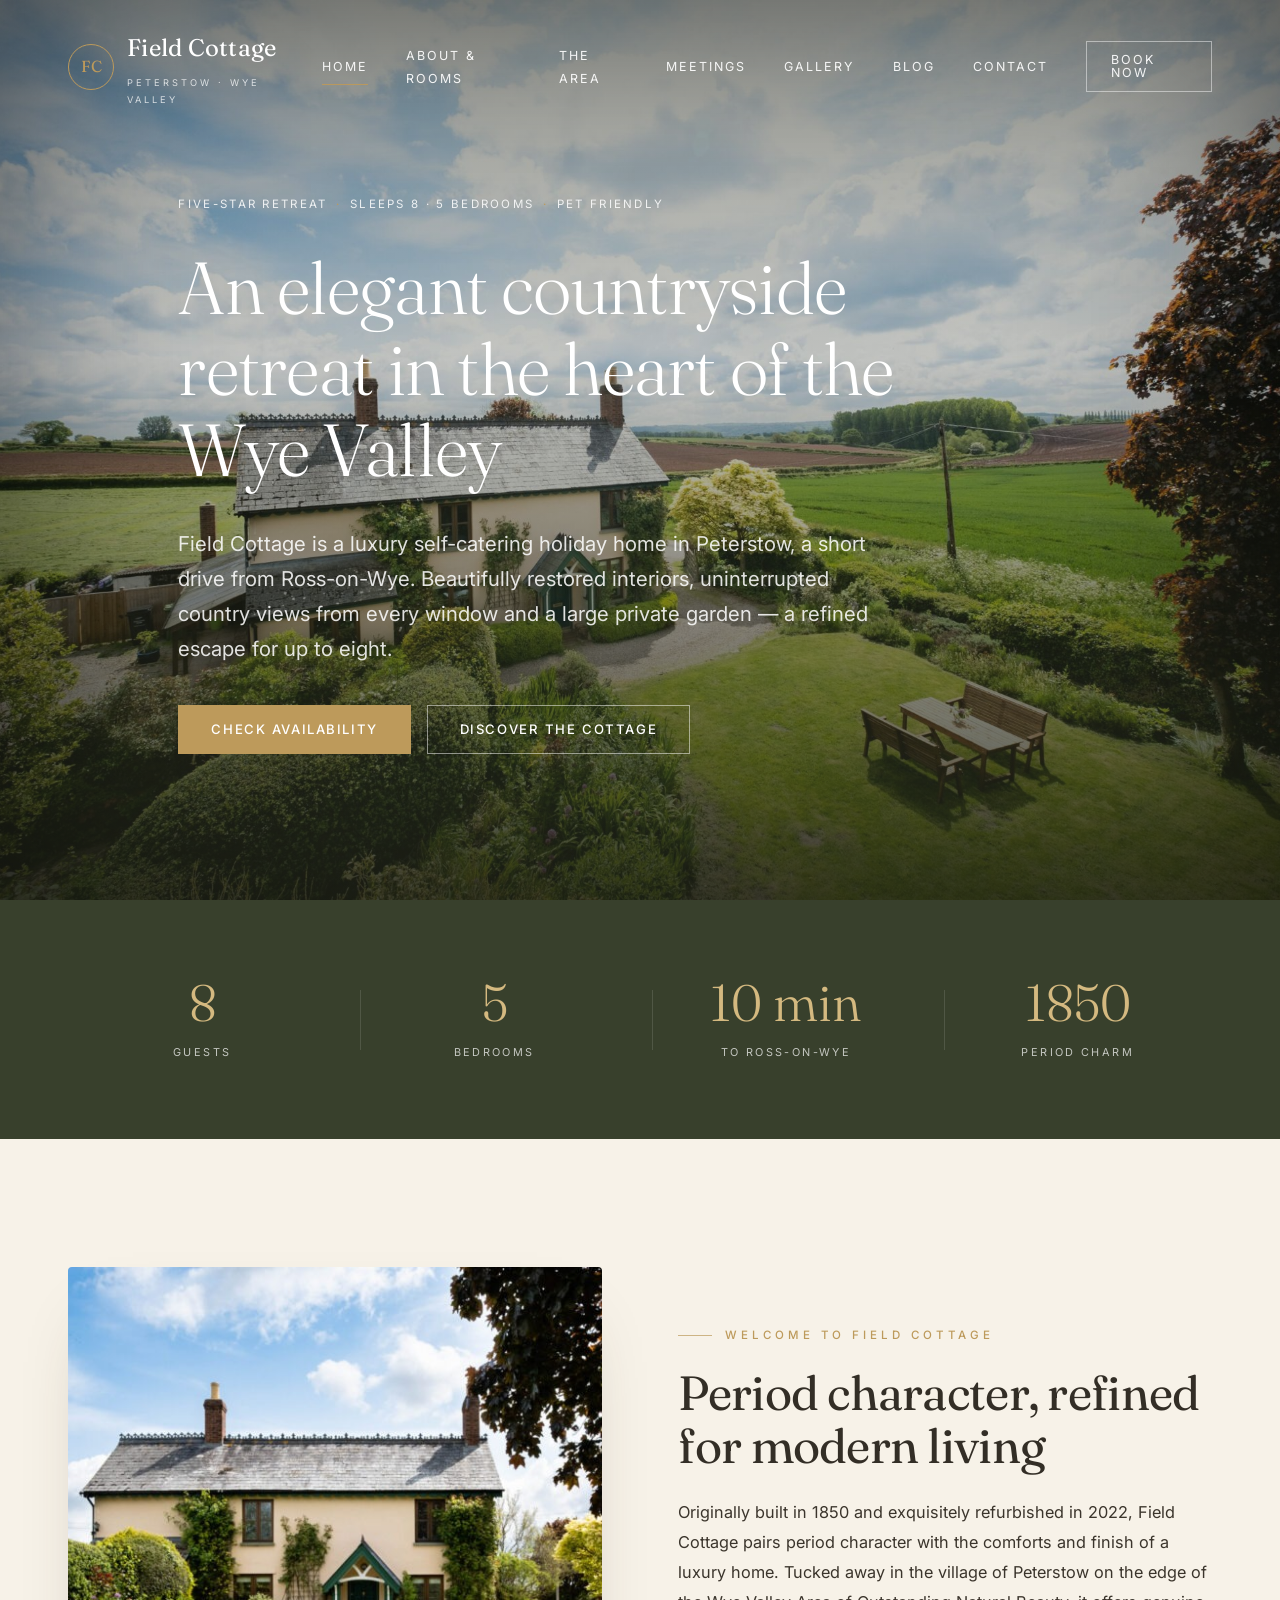
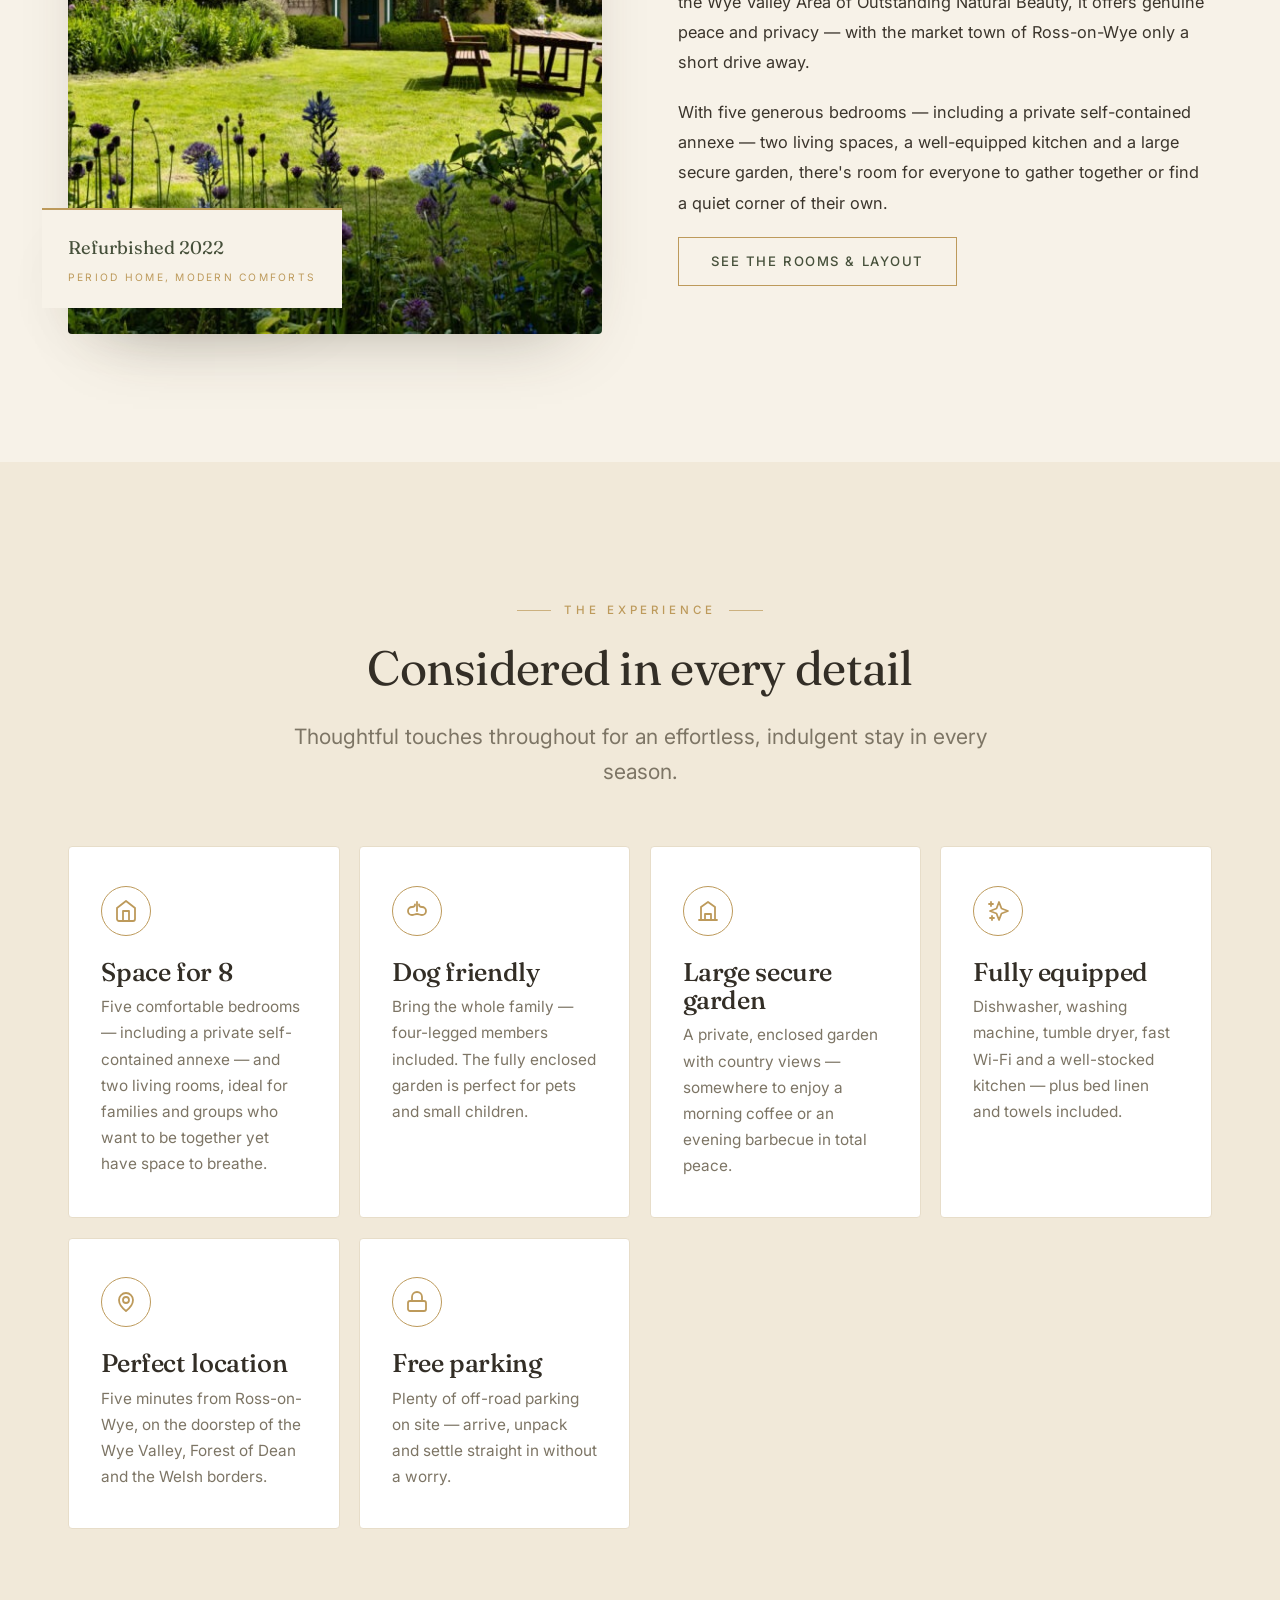
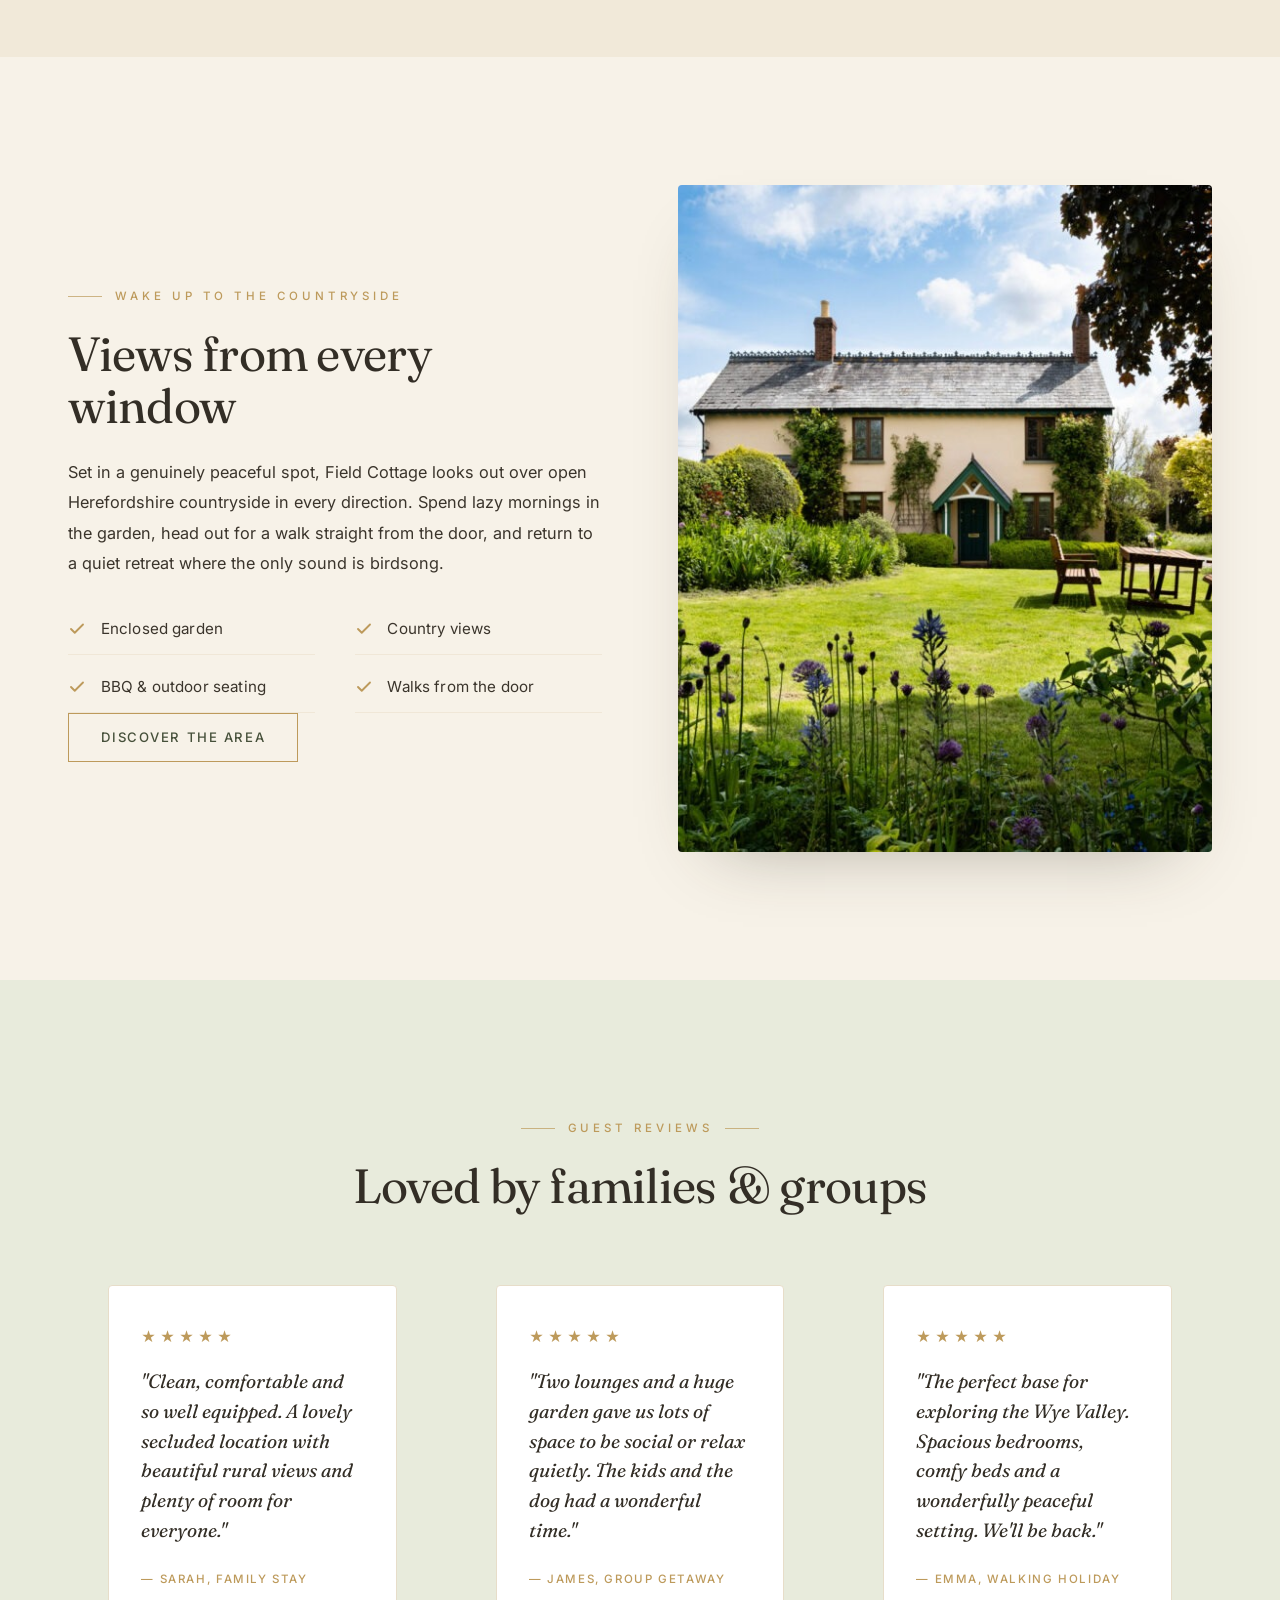
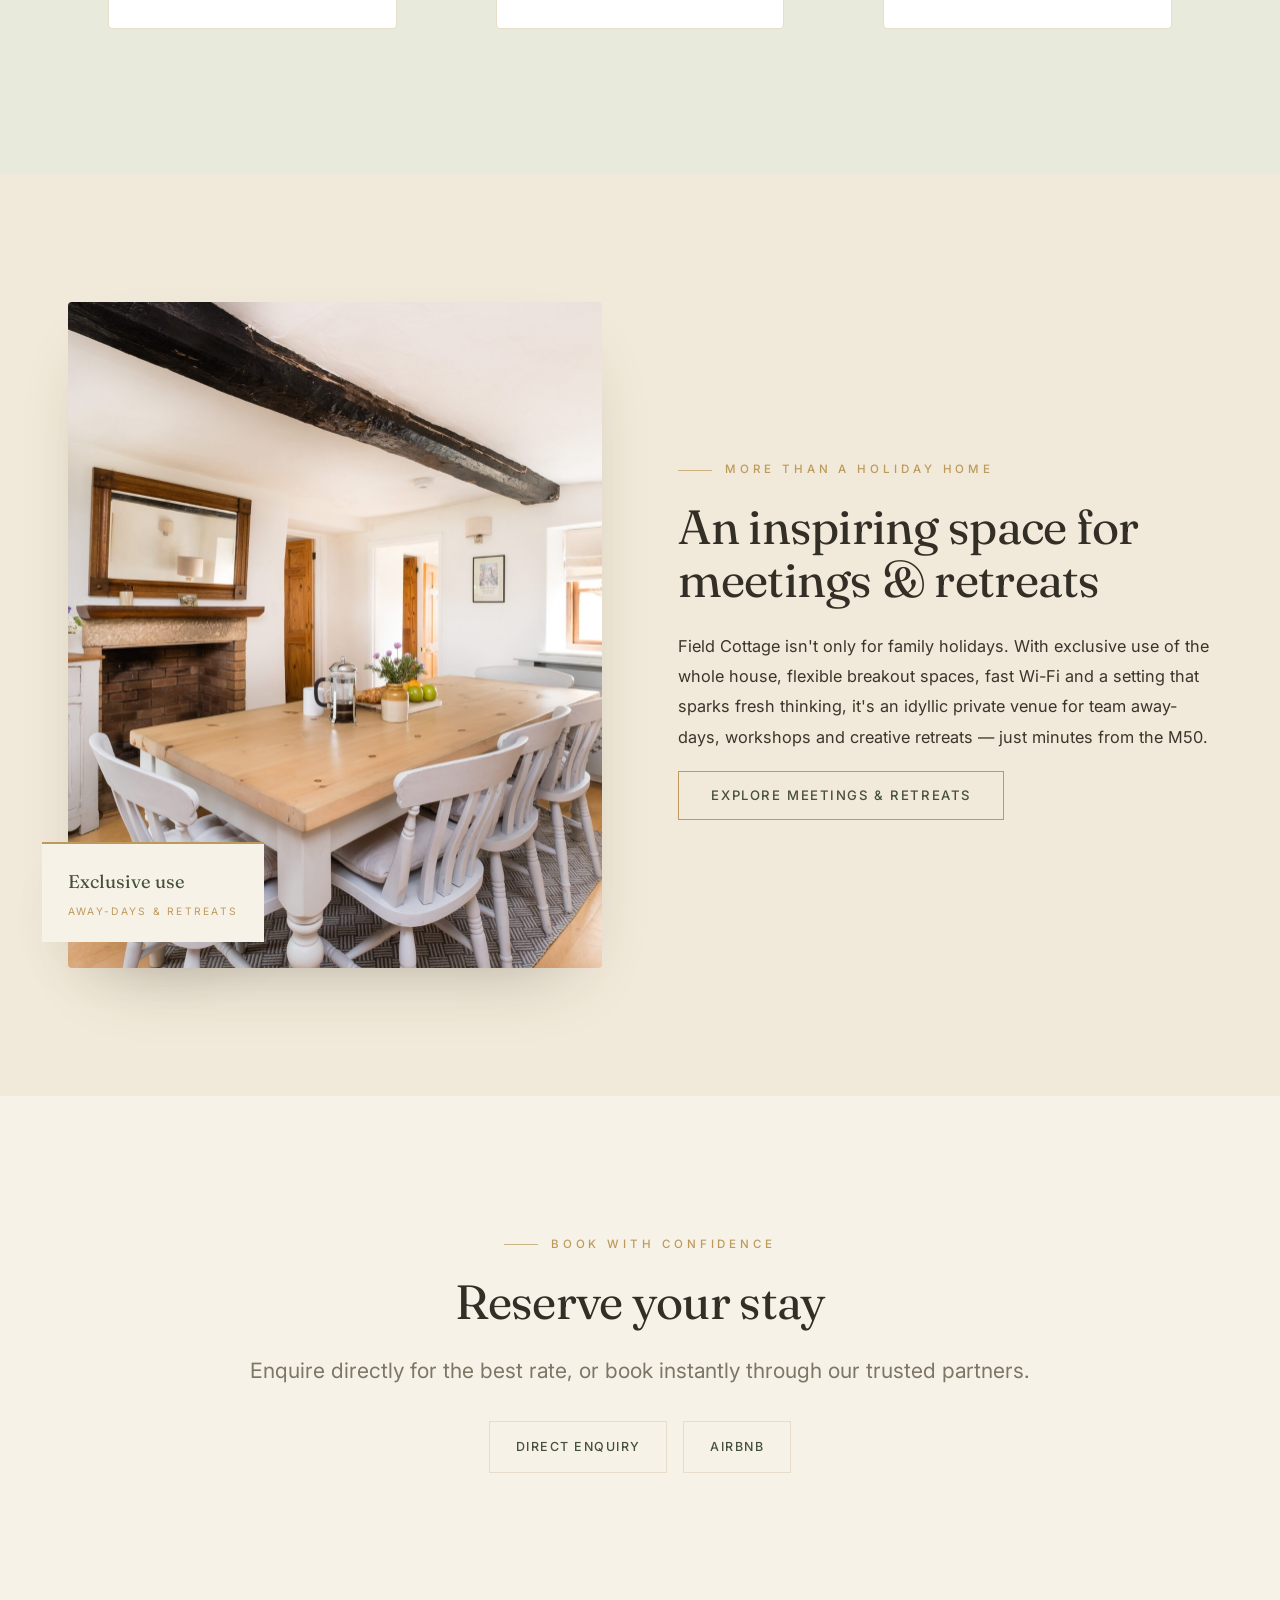
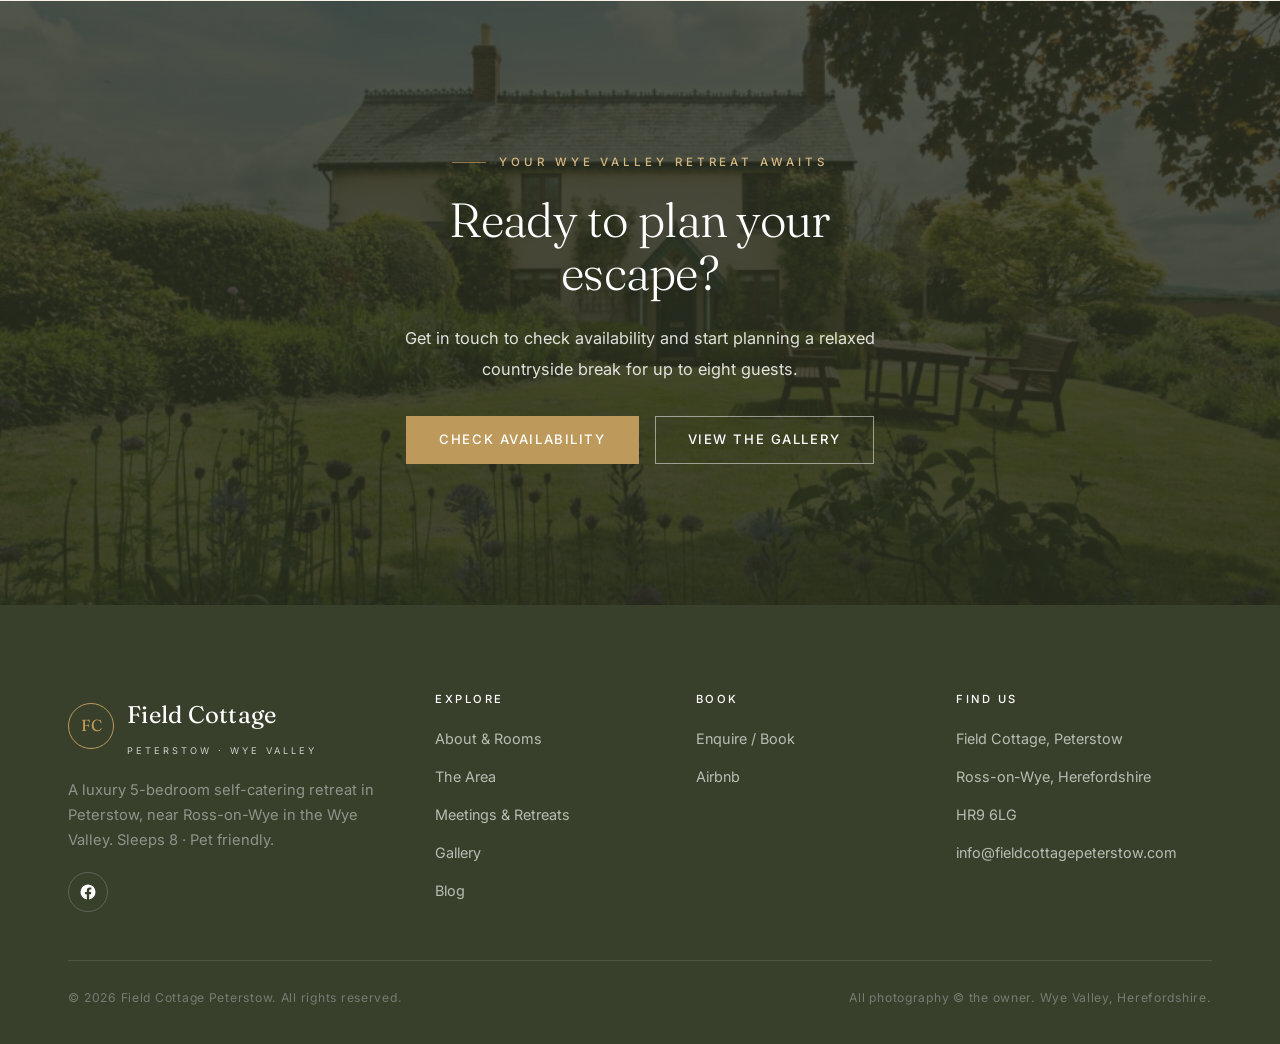
<file: index.html>
<!DOCTYPE html>
<html lang="en-GB">
<head>
  <meta charset="UTF-8">
  <meta name="viewport" content="width=device-width, initial-scale=1.0">
  <title>Field Cottage Peterstow | Luxury Wye Valley Holiday Cottage, Sleeps 8</title>
  <meta name="description" content="Field Cottage is a luxury 5-bedroom self-catering holiday home in Peterstow, near Ross-on-Wye in the Wye Valley, Herefordshire. Sleeps 8, pet friendly, beautifully refurbished, with a large private garden and uninterrupted country views. Book your stay.">
  <link rel="canonical" href="https://www.fieldcottagepeterstow.com/">
  <meta name="robots" content="index, follow, max-image-preview:large">
  <meta name="theme-color" content="#38402c">
  <meta name="geo.region" content="GB-HEF">
  <meta name="geo.placename" content="Peterstow, Ross-on-Wye">
  <meta name="geo.position" content="51.9116;-2.6336">
  <meta name="ICBM" content="51.9116, -2.6336">

  <!-- Open Graph -->
  <meta property="og:type" content="website">
  <meta property="og:site_name" content="Field Cottage Peterstow">
  <meta property="og:title" content="Field Cottage Peterstow | Luxury Wye Valley Holiday Cottage, Sleeps 8">
  <meta property="og:description" content="A luxury 5-bedroom self-catering retreat near Ross-on-Wye. Sleeps 8, pet friendly, large private garden and uninterrupted country views.">
  <meta property="og:url" content="https://www.fieldcottagepeterstow.com/">
  <meta property="og:image" content="https://www.fieldcottagepeterstow.com/assets/images/og-image.png">
  <meta property="og:locale" content="en_GB">
  <meta name="twitter:card" content="summary_large_image">
  <meta name="twitter:title" content="Field Cottage Peterstow | Luxury Wye Valley Holiday Cottage, Sleeps 8">
  <meta name="twitter:description" content="A luxury 5-bedroom self-catering retreat near Ross-on-Wye. Sleeps 8, pet friendly.">
  <meta name="twitter:image" content="https://www.fieldcottagepeterstow.com/assets/images/og-image.png">

  <link rel="icon" href="./favicon.svg" type="image/svg+xml">
  <link rel="apple-touch-icon" href="./assets/images/og-image.png?v=2">
  <link rel="manifest" href="./site.webmanifest">

  <!-- fonts -->
  <link rel="preconnect" href="https://fonts.googleapis.com">
  <link rel="preconnect" href="https://fonts.gstatic.com" crossorigin>
  <link href="https://fonts.googleapis.com/css2?family=Fraunces:ital,opsz,wght@0,9..144,300;0,9..144,400;0,9..144,500;0,9..144,600;1,9..144,400&family=Inter:wght@300;400;500;600&display=swap" rel="stylesheet">
  <link rel="stylesheet" href="./assets/css/styles.css?v=2">

  <!-- Structured data: lodging business -->
  <script type="application/ld+json">
  {
    "@context": "https://schema.org",
    "@type": ["LodgingBusiness", "VacationRental"],
    "name": "Field Cottage Peterstow",
    "description": "A luxury 5-bedroom self-catering holiday home in Peterstow near Ross-on-Wye, in the Wye Valley, Herefordshire. Sleeps 8, pet friendly, with a large private garden and uninterrupted country views.",
    "url": "https://www.fieldcottagepeterstow.com/",
    "image": "https://www.fieldcottagepeterstow.com/assets/images/og-image.png",
    "telephone": "",
    "email": "info@fieldcottagepeterstow.com",
    "petsAllowed": true,
    "numberOfRooms": 5,
    "address": {
      "@type": "PostalAddress",
      "streetAddress": "Field Cottage, Peterstow",
      "addressLocality": "Ross-on-Wye",
      "addressRegion": "Herefordshire",
      "postalCode": "HR9 6LG",
      "addressCountry": "GB"
    },
    "geo": { "@type": "GeoCoordinates", "latitude": 51.9116, "longitude": -2.6336 },
    "amenityFeature": [
      { "@type": "LocationFeatureSpecification", "name": "Free Wi-Fi", "value": true },
      { "@type": "LocationFeatureSpecification", "name": "Pet friendly", "value": true },
      { "@type": "LocationFeatureSpecification", "name": "Large private garden", "value": true },
      { "@type": "LocationFeatureSpecification", "name": "Free parking", "value": true },
      { "@type": "LocationFeatureSpecification", "name": "Fully equipped kitchen", "value": true },
      { "@type": "LocationFeatureSpecification", "name": "Self-contained annexe", "value": true }
    ],
    "occupancy": { "@type": "QuantitativeValue", "maxValue": 8 }
  }
  </script>
</head>
<body>
  <header class="site-header">
    <div class="container">
      <a class="brand" href="./" aria-label="Field Cottage home">
        <span class="mark">FC</span>
        <span>Field Cottage<small>Peterstow · Wye Valley</small></span>
      </a>
      <nav class="nav" aria-label="Primary">
        <a href="./" aria-current="page">Home</a>
        <a href="./about.html">About &amp; Rooms</a>
        <a href="./area.html">The Area</a>
        <a href="./meetings.html">Meetings</a>
        <a href="./gallery.html">Gallery</a>
        <a href="./blog.html">Blog</a>
        <a href="./contact.html">Contact</a>
        <a class="btn btn-ghost nav-cta" href="./contact.html">Book Now</a>
      </nav>
      <button class="nav-toggle" aria-label="Menu" aria-expanded="false" aria-controls="primary-nav">
        <span></span><span></span><span></span>
      </button>
    </div>
  </header>

  <main>
    <!-- HERO -->
    <section class="hero">
      <div class="container">
        <div class="hero-badges">
          <span class="pill">Five-star retreat</span>
          <span class="pill">Sleeps 8 · 5 bedrooms</span>
          <span class="pill">Pet friendly</span>
        </div>
        <h1>An elegant countryside retreat in the heart of the Wye Valley</h1>
        <p class="lead">Field Cottage is a luxury self-catering holiday home in Peterstow, a short drive from Ross-on-Wye. Beautifully restored interiors, uninterrupted country views from every window and a large private garden — a refined escape for up to eight.</p>
        <div class="hero-actions">
          <a class="btn btn-primary" href="./contact.html">Check availability</a>
          <a class="btn btn-ghost" href="./about.html">Discover the cottage</a>
        </div>
      </div>
    </section>

    <!-- STATS -->
    <section class="stats">
      <div class="container">
        <div class="grid">
          <div class="stat reveal"><div class="num">8</div><div class="label">Guests</div></div>
          <div class="stat reveal"><div class="num">5</div><div class="label">Bedrooms</div></div>
          <div class="stat reveal"><div class="num">10 min</div><div class="label">To Ross-on-Wye</div></div>
          <div class="stat reveal"><div class="num">1850</div><div class="label">Period charm</div></div>
        </div>
      </div>
    </section>

    <!-- INTRO SPLIT -->
    <section>
      <div class="container">
        <div class="split">
          <div class="split-media reveal">
            <img src="./assets/images/cottage-exterior.png?v=2" alt="The stone exterior of Field Cottage, a period country house in Peterstow, Herefordshire" width="1200" height="800" loading="lazy">
            <div class="float-card">Refurbished 2022<span>Period home, modern comforts</span></div>
          </div>
          <div class="reveal">
            <span class="eyebrow">Welcome to Field Cottage</span>
            <h2>Period character, refined for modern living</h2>
            <p>Originally built in 1850 and exquisitely refurbished in 2022, Field Cottage pairs period character with the comforts and finish of a luxury home. Tucked away in the village of Peterstow on the edge of the Wye Valley Area of Outstanding Natural Beauty, it offers genuine peace and privacy — with the market town of Ross-on-Wye only a short drive away.</p>
            <p>With five generous bedrooms — including a private self-contained annexe — two living spaces, a well-equipped kitchen and a large secure garden, there's room for everyone to gather together or find a quiet corner of their own.</p>
            <a class="btn btn-outline" href="./about.html">See the rooms &amp; layout</a>
          </div>
        </div>
      </div>
    </section>

    <!-- FEATURES -->
    <section class="bg-cream2">
      <div class="container">
        <div class="section-head text-center reveal">
          <span class="eyebrow">The experience</span>
          <h2>Considered in every detail</h2>
          <p class="lead">Thoughtful touches throughout for an effortless, indulgent stay in every season.</p>
        </div>
        <div class="cards">
          <div class="card reveal">
            <div class="ico" aria-hidden="true">
              <svg width="24" height="24" viewBox="0 0 24 24" fill="none" stroke="currentColor" stroke-width="1.8" stroke-linecap="round" stroke-linejoin="round"><path d="M3 9l9-7 9 7v11a2 2 0 0 1-2 2H5a2 2 0 0 1-2-2z"/><path d="M9 22V12h6v10"/></svg>
            </div>
            <h3>Space for 8</h3>
            <p>Five comfortable bedrooms — including a private self-contained annexe — and two living rooms, ideal for families and groups who want to be together yet have space to breathe.</p>
          </div>
          <div class="card reveal">
            <div class="ico" aria-hidden="true">
              <svg width="24" height="24" viewBox="0 0 24 24" fill="none" stroke="currentColor" stroke-width="1.8" stroke-linecap="round" stroke-linejoin="round"><path d="M10 5.5C10 7 8.5 8 7 8a4 4 0 1 0 0 8c2 0 3-1 5-1s3 1 5 1a4 4 0 0 0 0-8c-1.5 0-3-1-3-2.5"/><path d="M12 3v9"/></svg>
            </div>
            <h3>Dog friendly</h3>
            <p>Bring the whole family — four-legged members included. The fully enclosed garden is perfect for pets and small children.</p>
          </div>
          <div class="card reveal">
            <div class="ico" aria-hidden="true">
              <svg width="24" height="24" viewBox="0 0 24 24" fill="none" stroke="currentColor" stroke-width="1.8" stroke-linecap="round" stroke-linejoin="round"><path d="M3 21h18"/><path d="M5 21V8l7-5 7 5v13"/><path d="M9 21v-6h6v6"/></svg>
            </div>
            <h3>Large secure garden</h3>
            <p>A private, enclosed garden with country views — somewhere to enjoy a morning coffee or an evening barbecue in total peace.</p>
          </div>
          <div class="card reveal">
            <div class="ico" aria-hidden="true">
              <svg width="24" height="24" viewBox="0 0 24 24" fill="none" stroke="currentColor" stroke-width="1.8" stroke-linecap="round" stroke-linejoin="round"><path d="M5 3v4M3 5h4M6 17v4M4 19h4"/><path d="M13 3l2.5 6.5L22 12l-6.5 2.5L13 21l-2.5-6.5L4 12l6.5-2.5z"/></svg>
            </div>
            <h3>Fully equipped</h3>
            <p>Dishwasher, washing machine, tumble dryer, fast Wi-Fi and a well-stocked kitchen — plus bed linen and towels included.</p>
          </div>
          <div class="card reveal">
            <div class="ico" aria-hidden="true">
              <svg width="24" height="24" viewBox="0 0 24 24" fill="none" stroke="currentColor" stroke-width="1.8" stroke-linecap="round" stroke-linejoin="round"><circle cx="12" cy="10" r="3"/><path d="M12 21s-7-5.5-7-11a7 7 0 0 1 14 0c0 5.5-7 11-7 11z"/></svg>
            </div>
            <h3>Perfect location</h3>
            <p>Five minutes from Ross-on-Wye, on the doorstep of the Wye Valley, Forest of Dean and the Welsh borders.</p>
          </div>
          <div class="card reveal">
            <div class="ico" aria-hidden="true">
              <svg width="24" height="24" viewBox="0 0 24 24" fill="none" stroke="currentColor" stroke-width="1.8" stroke-linecap="round" stroke-linejoin="round"><rect x="3" y="11" width="18" height="10" rx="2"/><path d="M7 11V7a5 5 0 0 1 10 0v4"/></svg>
            </div>
            <h3>Free parking</h3>
            <p>Plenty of off-road parking on site — arrive, unpack and settle straight in without a worry.</p>
          </div>
        </div>
      </div>
    </section>

    <!-- GARDEN SPLIT -->
    <section>
      <div class="container">
        <div class="split reverse">
          <div class="split-media reveal">
            <img src="./assets/images/garden.png?v=2" alt="The large secure garden at Field Cottage with open countryside views" width="1200" height="800" loading="lazy">
          </div>
          <div class="reveal">
            <span class="eyebrow">Wake up to the countryside</span>
            <h2>Views from every window</h2>
            <p>Set in a genuinely peaceful spot, Field Cottage looks out over open Herefordshire countryside in every direction. Spend lazy mornings in the garden, head out for a walk straight from the door, and return to a quiet retreat where the only sound is birdsong.</p>
            <ul class="amenities">
              <li><svg width="18" height="18" viewBox="0 0 24 24" fill="none" stroke="currentColor" stroke-width="2.5" stroke-linecap="round" stroke-linejoin="round"><path d="M20 6 9 17l-5-5"/></svg> Enclosed garden</li>
              <li><svg width="18" height="18" viewBox="0 0 24 24" fill="none" stroke="currentColor" stroke-width="2.5" stroke-linecap="round" stroke-linejoin="round"><path d="M20 6 9 17l-5-5"/></svg> Country views</li>
              <li><svg width="18" height="18" viewBox="0 0 24 24" fill="none" stroke="currentColor" stroke-width="2.5" stroke-linecap="round" stroke-linejoin="round"><path d="M20 6 9 17l-5-5"/></svg> BBQ &amp; outdoor seating</li>
              <li><svg width="18" height="18" viewBox="0 0 24 24" fill="none" stroke="currentColor" stroke-width="2.5" stroke-linecap="round" stroke-linejoin="round"><path d="M20 6 9 17l-5-5"/></svg> Walks from the door</li>
            </ul>
            <a class="btn btn-outline" href="./area.html">Discover the area</a>
          </div>
        </div>
      </div>
    </section>

    <!-- TESTIMONIALS -->
    <section class="bg-sage">
      <div class="container">
        <div class="section-head text-center reveal">
          <span class="eyebrow">Guest reviews</span>
          <h2>Loved by families &amp; groups</h2>
        </div>
        <div class="quotes">
          <figure class="quote reveal">
            <div class="stars" aria-label="5 out of 5 stars">★★★★★</div>
            <p>"Clean, comfortable and so well equipped. A lovely secluded location with beautiful rural views and plenty of room for everyone."</p>
            <figcaption class="who">— Sarah, family stay</figcaption>
          </figure>
          <figure class="quote reveal">
            <div class="stars" aria-label="5 out of 5 stars">★★★★★</div>
            <p>"Two lounges and a huge garden gave us lots of space to be social or relax quietly. The kids and the dog had a wonderful time."</p>
            <figcaption class="who">— James, group getaway</figcaption>
          </figure>
          <figure class="quote reveal">
            <div class="stars" aria-label="5 out of 5 stars">★★★★★</div>
            <p>"The perfect base for exploring the Wye Valley. Spacious bedrooms, comfy beds and a wonderfully peaceful setting. We'll be back."</p>
            <figcaption class="who">— Emma, walking holiday</figcaption>
          </figure>
        </div>
      </div>
    </section>

    <!-- MEETINGS TEASER -->
    <section class="bg-cream2">
      <div class="container">
        <div class="split">
          <div class="split-media reveal">
            <img src="./assets/images/meeting-room.png?v=2" alt="The dining room at Field Cottage arranged for a private meeting" width="1200" height="800" loading="lazy">
            <div class="float-card">Exclusive use<span>Away-days &amp; retreats</span></div>
          </div>
          <div class="reveal">
            <span class="eyebrow">More than a holiday home</span>
            <h2>An inspiring space for meetings &amp; retreats</h2>
            <p>Field Cottage isn't only for family holidays. With exclusive use of the whole house, flexible breakout spaces, fast Wi-Fi and a setting that sparks fresh thinking, it's an idyllic private venue for team away-days, workshops and creative retreats — just minutes from the M50.</p>
            <a class="btn btn-outline" href="./meetings.html">Explore meetings &amp; retreats</a>
          </div>
        </div>
      </div>
    </section>

    <!-- BOOKING PARTNERS -->
    <section class="text-center">
      <div class="container">
        <span class="eyebrow reveal">Book with confidence</span>
        <h2 class="reveal">Reserve your stay</h2>
        <p class="lead reveal" style="max-width:60ch;margin:0 auto 2rem;">Enquire directly for the best rate, or book instantly through our trusted partners.</p>
        <div class="partners reveal">
          <a class="partner" href="./contact.html">Direct enquiry</a>
          <a class="partner" href="https://www.airbnb.com/rooms/605326398326075250" target="_blank" rel="noopener">Airbnb</a>
        </div>
      </div>
    </section>

    <!-- CTA -->
    <section class="cta-band">
      <div class="container">
        <span class="eyebrow reveal" style="color:var(--gold-soft)">Your Wye Valley retreat awaits</span>
        <h2 class="reveal">Ready to plan your escape?</h2>
        <p class="reveal">Get in touch to check availability and start planning a relaxed countryside break for up to eight guests.</p>
        <div class="cta-actions reveal">
          <a class="btn btn-primary" href="./contact.html">Check availability</a>
          <a class="btn btn-ghost" href="./gallery.html">View the gallery</a>
        </div>
      </div>
    </section>
  </main>

  <!-- FOOTER -->
  <footer class="site-footer">
    <div class="container">
      <div class="footer-grid">
        <div class="footer-brand">
          <a class="brand" href="./"><span class="mark">FC</span><span>Field Cottage<small>Peterstow · Wye Valley</small></span></a>
          <p>A luxury 5-bedroom self-catering retreat in Peterstow, near Ross-on-Wye in the Wye Valley. Sleeps 8 · Pet friendly.</p>
          <div class="socials">
            <a href="https://www.facebook.com/fieldcottagehol/" target="_blank" rel="noopener" aria-label="Facebook">
              <svg width="18" height="18" viewBox="0 0 24 24" fill="currentColor"><path d="M22 12a10 10 0 1 0-11.6 9.9v-7H7.9V12h2.5V9.8c0-2.5 1.5-3.9 3.8-3.9 1.1 0 2.2.2 2.2.2v2.5h-1.2c-1.2 0-1.6.8-1.6 1.6V12h2.7l-.4 2.9h-2.3v7A10 10 0 0 0 22 12z"/></svg>
            </a>
          </div>
        </div>
        <div>
          <h4>Explore</h4>
          <ul>
            <li><a href="./about.html">About &amp; Rooms</a></li>
            <li><a href="./area.html">The Area</a></li><li><a href="./meetings.html">Meetings &amp; Retreats</a></li>
            <li><a href="./gallery.html">Gallery</a></li>
            <li><a href="./blog.html">Blog</a></li>
          </ul>
        </div>
        <div>
          <h4>Book</h4>
          <ul>
            <li><a href="./contact.html">Enquire / Book</a></li>
            <li><a href="https://www.airbnb.com/rooms/605326398326075250" target="_blank" rel="noopener">Airbnb</a></li>
          </ul>
        </div>
        <div>
          <h4>Find us</h4>
          <ul>
            <li>Field Cottage, Peterstow</li>
            <li>Ross-on-Wye, Herefordshire</li>
            <li>HR9 6LG</li>
            <li><a href="mailto:info@fieldcottagepeterstow.com">info@fieldcottagepeterstow.com</a></li>
          </ul>
        </div>
      </div>
      <div class="footer-bottom">
        <span>&copy; <span data-year>2026</span> Field Cottage Peterstow. All rights reserved.</span>
        <span>All photography © the owner. Wye Valley, Herefordshire.</span>
      </div>
    </div>
  </footer>

  <script src="./assets/js/main.js?v=2" defer></script>
</body>
</html>
</file>
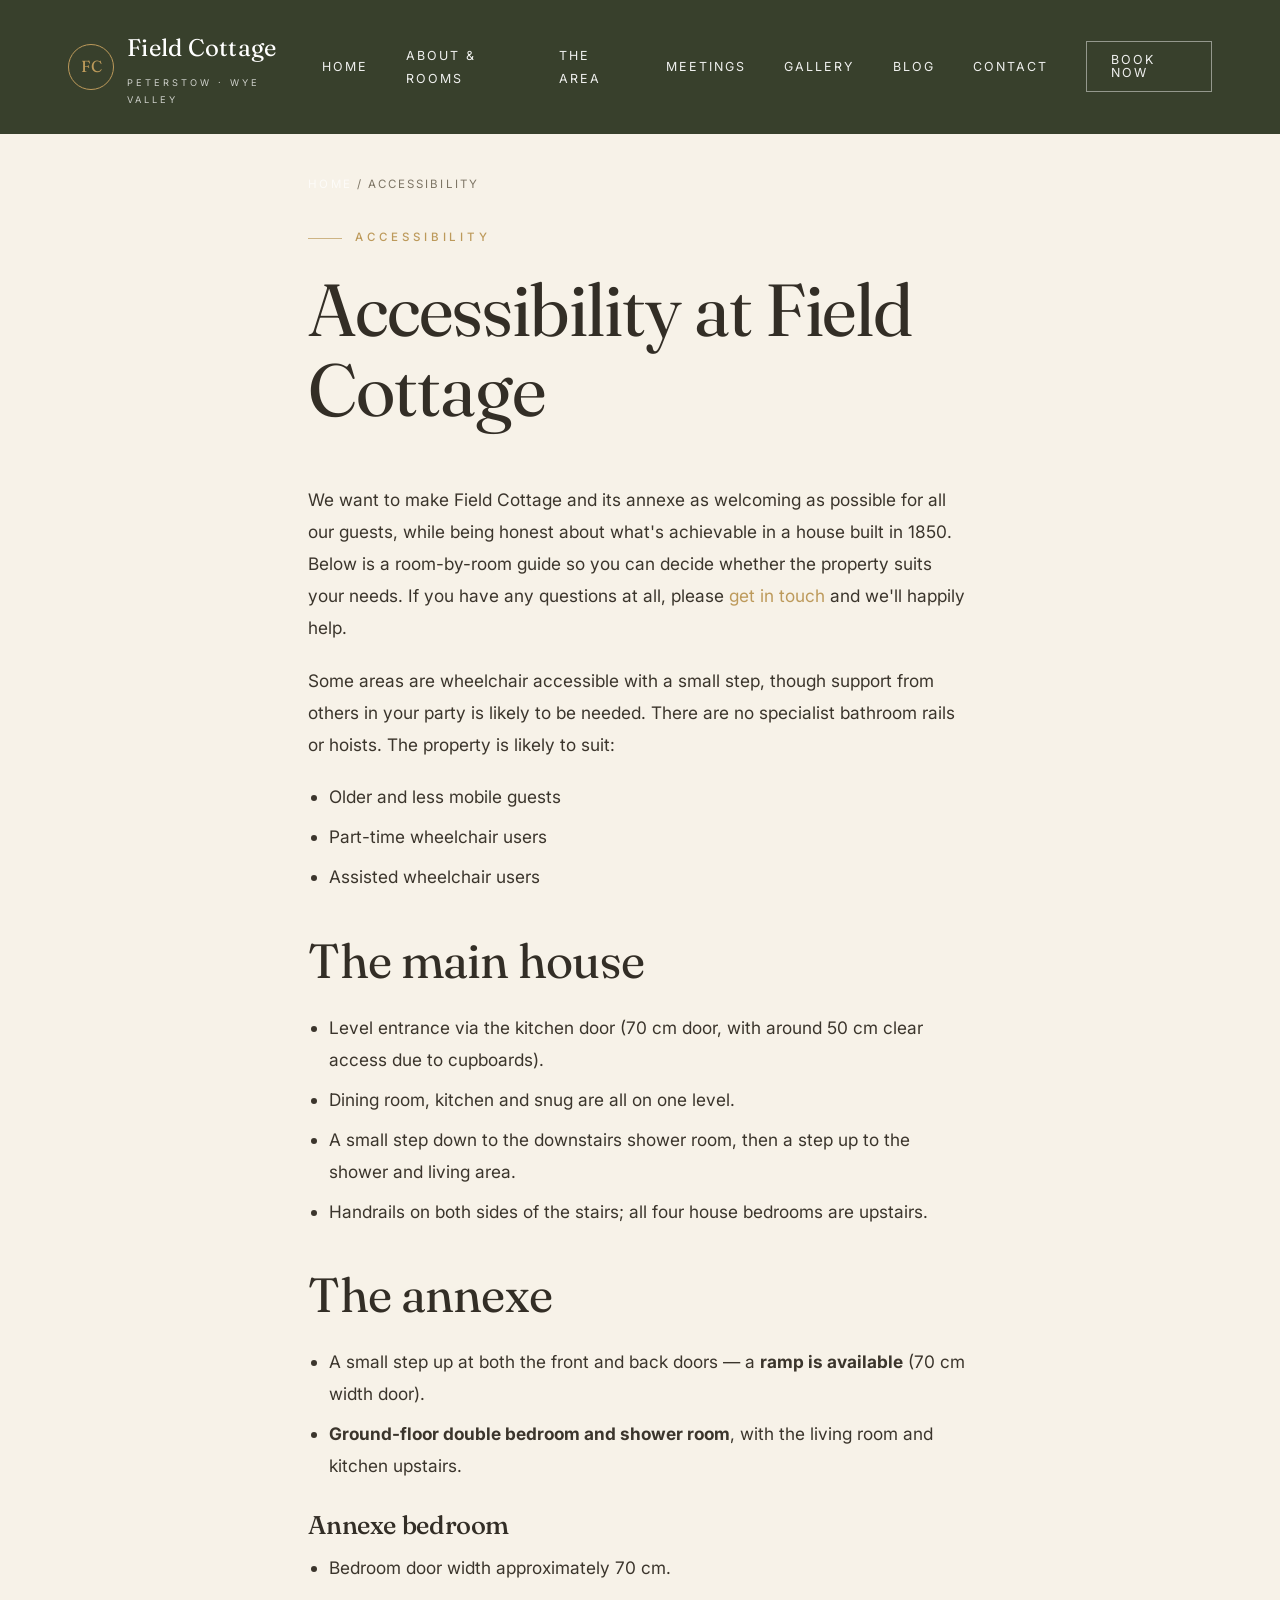
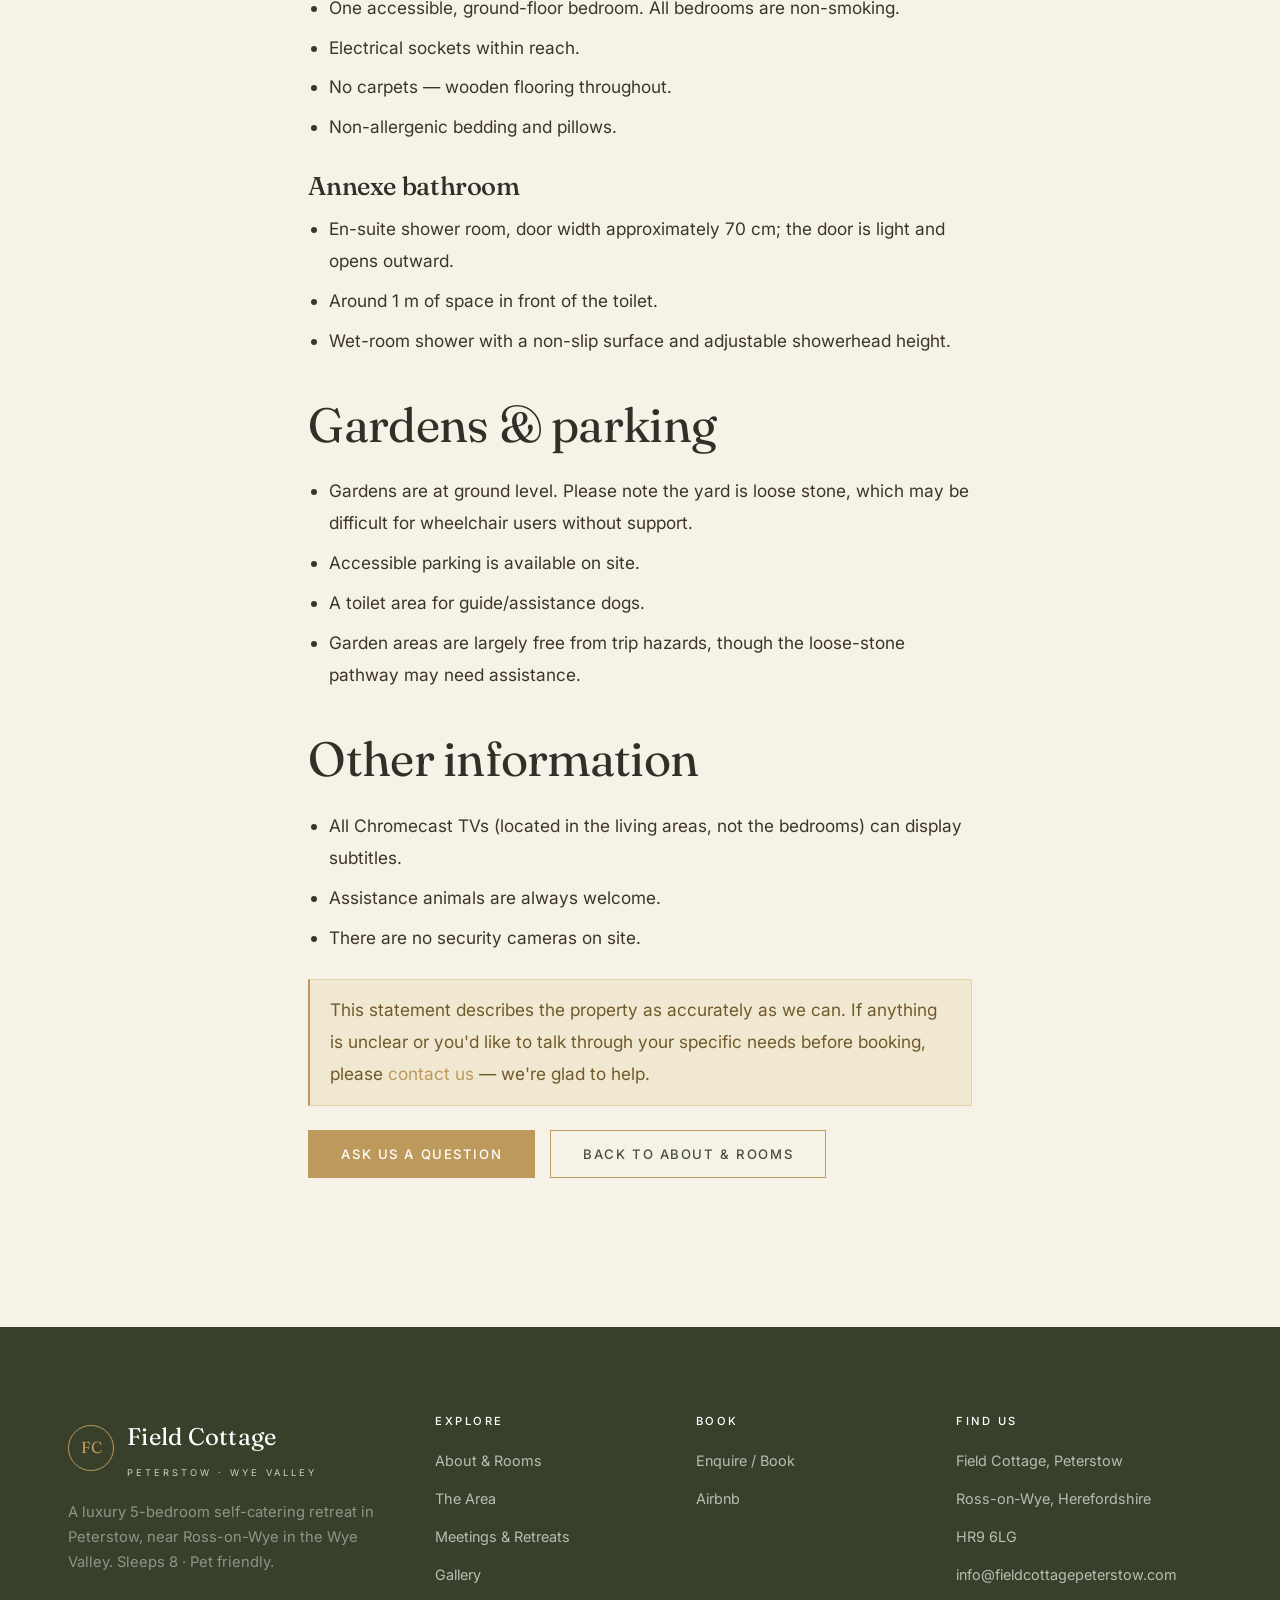
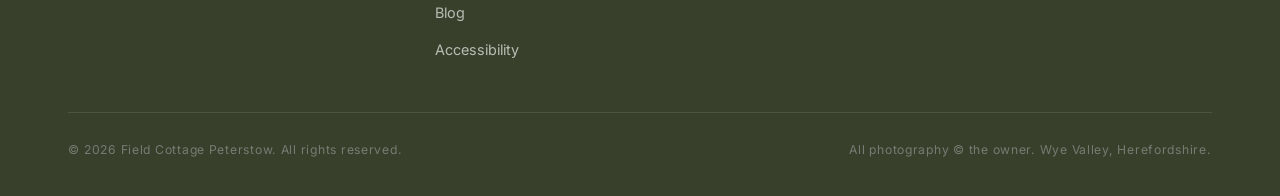
<file: accessibility.html>
<!DOCTYPE html>
<html lang="en-GB">
<head>
  <meta charset="UTF-8">
  <meta name="viewport" content="width=device-width, initial-scale=1.0">
  <title>Accessibility | Field Cottage Peterstow, Wye Valley</title>
  <meta name="description" content="Accessibility statement for Field Cottage and annexe near Ross-on-Wye. Step-free annexe double bedroom and wet-room shower, level entrances, handrails, parking and full room-by-room access details.">
  <link rel="canonical" href="https://www.fieldcottagepeterstow.com/accessibility.html">
  <meta name="robots" content="index, follow, max-image-preview:large">
  <meta name="theme-color" content="#38402c">
  <meta property="og:type" content="website">
  <meta property="og:site_name" content="Field Cottage Peterstow">
  <meta property="og:title" content="Accessibility | Field Cottage Peterstow">
  <meta property="og:description" content="Room-by-room accessibility details for Field Cottage and its self-contained annexe near Ross-on-Wye.">
  <meta property="og:url" content="https://www.fieldcottagepeterstow.com/accessibility.html">
  <meta property="og:image" content="https://www.fieldcottagepeterstow.com/assets/images/og-image.png">
  <meta name="twitter:card" content="summary_large_image">
  <link rel="icon" href="./favicon.svg" type="image/svg+xml">
  <link rel="manifest" href="./site.webmanifest">
  <link rel="preconnect" href="https://fonts.googleapis.com">
  <link rel="preconnect" href="https://fonts.gstatic.com" crossorigin>
  <link href="https://fonts.googleapis.com/css2?family=Fraunces:ital,opsz,wght@0,9..144,300;0,9..144,400;0,9..144,500;0,9..144,600;1,9..144,400&family=Inter:wght@300;400;500;600&display=swap" rel="stylesheet">
  <link rel="stylesheet" href="./assets/css/styles.css?v=2">
  <script type="application/ld+json">
  {
    "@context": "https://schema.org",
    "@type": "BreadcrumbList",
    "itemListElement": [
      { "@type": "ListItem", "position": 1, "name": "Home", "item": "https://www.fieldcottagepeterstow.com/" },
      { "@type": "ListItem", "position": 2, "name": "Accessibility", "item": "https://www.fieldcottagepeterstow.com/accessibility.html" }
    ]
  }
  </script>
</head>
<body>
  <header class="site-header solid">
    <div class="container">
      <a class="brand" href="./" aria-label="Field Cottage home"><span class="mark">FC</span><span>Field Cottage<small>Peterstow · Wye Valley</small></span></a>
      <nav class="nav" aria-label="Primary">
        <a href="./">Home</a><a href="./about.html">About &amp; Rooms</a><a href="./area.html">The Area</a><a href="./meetings.html">Meetings</a><a href="./gallery.html">Gallery</a><a href="./blog.html">Blog</a><a href="./contact.html">Contact</a>
        <a class="btn btn-ghost nav-cta" href="./contact.html">Book Now</a>
      </nav>
      <button class="nav-toggle" aria-label="Menu" aria-expanded="false"><span></span><span></span><span></span></button>
    </div>
  </header>

  <main>
    <article>
      <section style="padding-top:2.5rem;padding-bottom:1rem">
        <div class="container article">
          <nav class="breadcrumbs" aria-label="Breadcrumb" style="color:var(--muted)"><a href="./">Home</a> / Accessibility</nav>
          <span class="eyebrow">Accessibility</span>
          <h1>Accessibility at Field Cottage</h1>
        </div>
      </section>

      <section style="padding-top:0">
        <div class="container article">
          <p>We want to make Field Cottage and its annexe as welcoming as possible for all our guests, while being honest about what's achievable in a house built in 1850. Below is a room-by-room guide so you can decide whether the property suits your needs. If you have any questions at all, please <a href="./contact.html">get in touch</a> and we'll happily help.</p>

          <p>Some areas are wheelchair accessible with a small step, though support from others in your party is likely to be needed. There are no specialist bathroom rails or hoists. The property is likely to suit:</p>
          <ul>
            <li>Older and less mobile guests</li>
            <li>Part-time wheelchair users</li>
            <li>Assisted wheelchair users</li>
          </ul>

          <h2>The main house</h2>
          <ul>
            <li>Level entrance via the kitchen door (70&nbsp;cm door, with around 50&nbsp;cm clear access due to cupboards).</li>
            <li>Dining room, kitchen and snug are all on one level.</li>
            <li>A small step down to the downstairs shower room, then a step up to the shower and living area.</li>
            <li>Handrails on both sides of the stairs; all four house bedrooms are upstairs.</li>
          </ul>

          <h2>The annexe</h2>
          <ul>
            <li>A small step up at both the front and back doors — a <strong>ramp is available</strong> (70&nbsp;cm width door).</li>
            <li><strong>Ground-floor double bedroom and shower room</strong>, with the living room and kitchen upstairs.</li>
          </ul>

          <h3>Annexe bedroom</h3>
          <ul>
            <li>Bedroom door width approximately 70&nbsp;cm.</li>
            <li>One accessible, ground-floor bedroom. All bedrooms are non-smoking.</li>
            <li>Electrical sockets within reach.</li>
            <li>No carpets — wooden flooring throughout.</li>
            <li>Non-allergenic bedding and pillows.</li>
          </ul>

          <h3>Annexe bathroom</h3>
          <ul>
            <li>En-suite shower room, door width approximately 70&nbsp;cm; the door is light and opens outward.</li>
            <li>Around 1&nbsp;m of space in front of the toilet.</li>
            <li>Wet-room shower with a non-slip surface and adjustable showerhead height.</li>
          </ul>

          <h2>Gardens &amp; parking</h2>
          <ul>
            <li>Gardens are at ground level. Please note the yard is loose stone, which may be difficult for wheelchair users without support.</li>
            <li>Accessible parking is available on site.</li>
            <li>A toilet area for guide/assistance dogs.</li>
            <li>Garden areas are largely free from trip hazards, though the loose-stone pathway may need assistance.</li>
          </ul>

          <h2>Other information</h2>
          <ul>
            <li>All Chromecast TVs (located in the living areas, not the bedrooms) can display subtitles.</li>
            <li>Assistance animals are always welcome.</li>
            <li>There are no security cameras on site.</li>
          </ul>

          <p class="notice" style="margin-top:1.6rem">This statement describes the property as accurately as we can. If anything is unclear or you'd like to talk through your specific needs before booking, please <a href="./contact.html">contact us</a> — we're glad to help.</p>

          <p style="margin-top:1.5rem"><a class="btn btn-primary" href="./contact.html">Ask us a question</a> &nbsp; <a class="btn btn-outline" href="./about.html">Back to About &amp; Rooms</a></p>
        </div>
      </section>
    </article>
  </main>

  <footer class="site-footer">
    <div class="container">
      <div class="footer-grid">
        <div class="footer-brand">
          <a class="brand" href="./"><span class="mark">FC</span><span>Field Cottage<small>Peterstow · Wye Valley</small></span></a>
          <p>A luxury 5-bedroom self-catering retreat in Peterstow, near Ross-on-Wye in the Wye Valley. Sleeps 8 · Pet friendly.</p>
        </div>
        <div><h4>Explore</h4><ul><li><a href="./about.html">About &amp; Rooms</a></li><li><a href="./area.html">The Area</a></li><li><a href="./meetings.html">Meetings &amp; Retreats</a></li><li><a href="./gallery.html">Gallery</a></li><li><a href="./blog.html">Blog</a></li><li><a href="./accessibility.html">Accessibility</a></li></ul></div>
        <div><h4>Book</h4><ul><li><a href="./contact.html">Enquire / Book</a></li><li><a href="https://www.airbnb.com/rooms/605326398326075250" target="_blank" rel="noopener">Airbnb</a></li></ul></div>
        <div><h4>Find us</h4><ul><li>Field Cottage, Peterstow</li><li>Ross-on-Wye, Herefordshire</li><li>HR9 6LG</li><li><a href="mailto:info@fieldcottagepeterstow.com">info@fieldcottagepeterstow.com</a></li></ul></div>
      </div>
      <div class="footer-bottom">
        <span>&copy; <span data-year>2026</span> Field Cottage Peterstow. All rights reserved.</span>
        <span>All photography © the owner. Wye Valley, Herefordshire.</span>
      </div>
    </div>
  </footer>
  <script src="./assets/js/main.js?v=2" defer></script>
</body>
</html>
</file>
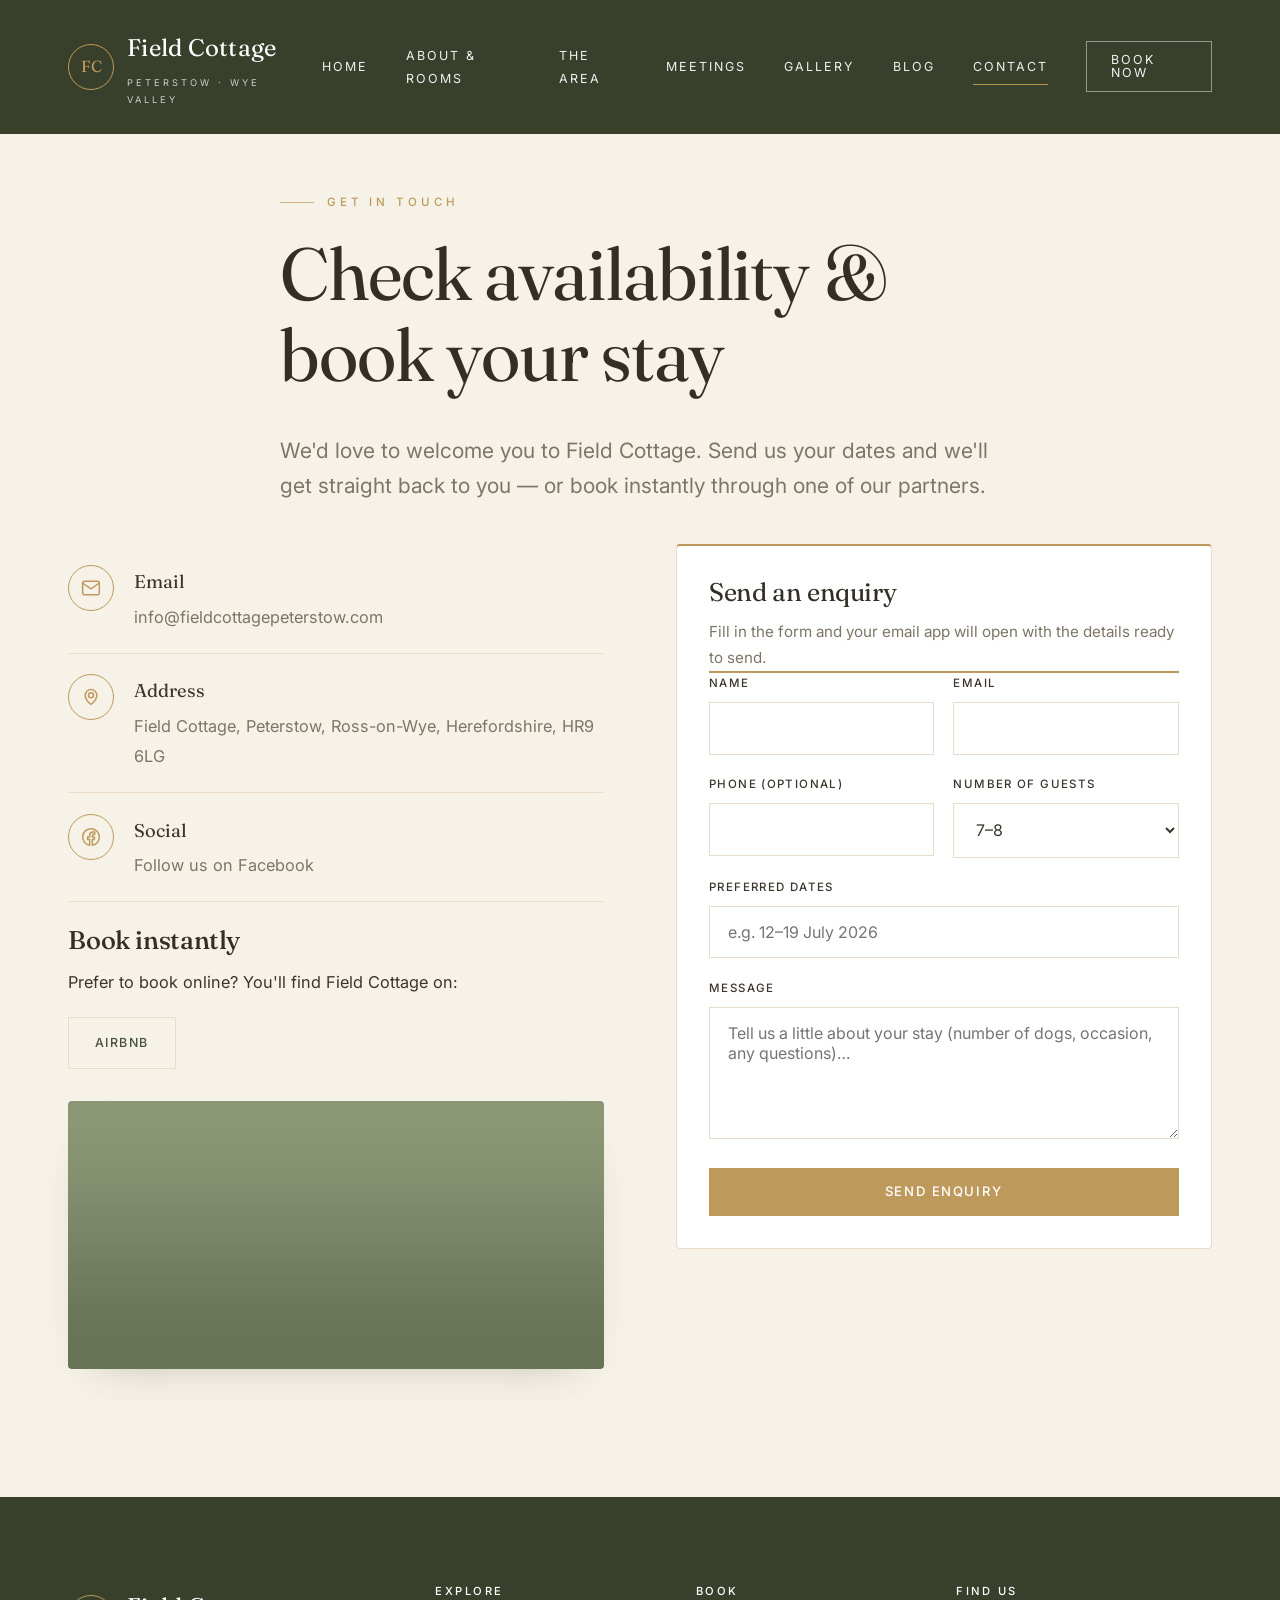
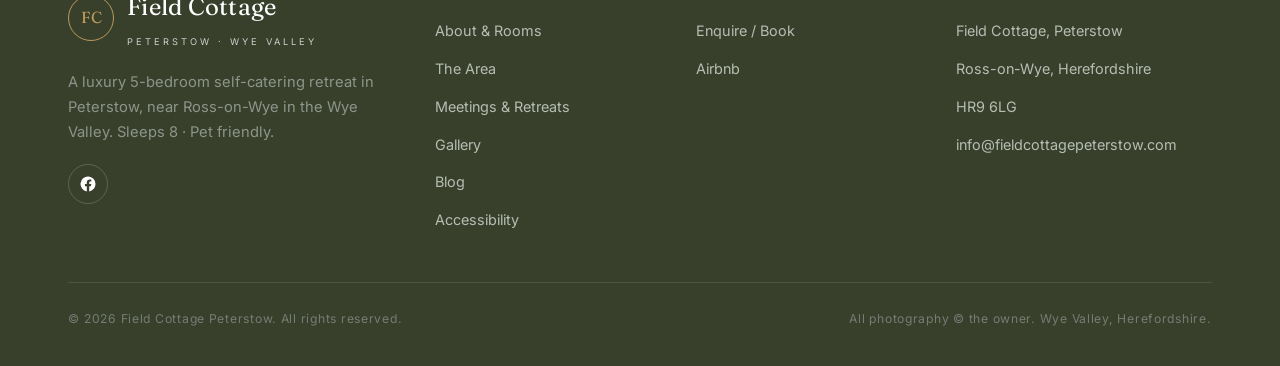
<file: contact.html>
<!DOCTYPE html>
<html lang="en-GB">
<head>
  <meta charset="UTF-8">
  <meta name="viewport" content="width=device-width, initial-scale=1.0">
  <title>Contact &amp; Booking | Field Cottage Peterstow, Ross-on-Wye</title>
  <meta name="description" content="Check availability and enquire about staying at Field Cottage, a 5-bedroom self-catering holiday cottage near Ross-on-Wye in the Wye Valley. Sleeps 8, dog friendly. Get in touch today.">
  <link rel="canonical" href="https://www.fieldcottagepeterstow.com/contact.html">
  <meta name="robots" content="index, follow, max-image-preview:large">
  <meta name="theme-color" content="#38402c">
  <meta property="og:type" content="website">
  <meta property="og:site_name" content="Field Cottage Peterstow">
  <meta property="og:title" content="Contact &amp; Booking | Field Cottage Peterstow">
  <meta property="og:description" content="Check availability and enquire about your Wye Valley cottage stay. Sleeps 8, dog friendly.">
  <meta property="og:url" content="https://www.fieldcottagepeterstow.com/contact.html">
  <meta property="og:image" content="https://www.fieldcottagepeterstow.com/assets/images/og-image.png">
  <meta name="twitter:card" content="summary_large_image">
  <link rel="icon" href="./favicon.svg" type="image/svg+xml">
  <link rel="manifest" href="./site.webmanifest">
  <link rel="preconnect" href="https://fonts.googleapis.com">
  <link rel="preconnect" href="https://fonts.gstatic.com" crossorigin>
  <link href="https://fonts.googleapis.com/css2?family=Fraunces:ital,opsz,wght@0,9..144,300;0,9..144,400;0,9..144,500;0,9..144,600;1,9..144,400&family=Inter:wght@300;400;500;600&display=swap" rel="stylesheet">
  <link rel="stylesheet" href="./assets/css/styles.css?v=2">
  <script type="application/ld+json">
  {
    "@context": "https://schema.org",
    "@type": "BreadcrumbList",
    "itemListElement": [
      { "@type": "ListItem", "position": 1, "name": "Home", "item": "https://www.fieldcottagepeterstow.com/" },
      { "@type": "ListItem", "position": 2, "name": "Contact", "item": "https://www.fieldcottagepeterstow.com/contact.html" }
    ]
  }
  </script>
</head>
<body>
  <header class="site-header solid">
    <div class="container">
      <a class="brand" href="./" aria-label="Field Cottage home"><span class="mark">FC</span><span>Field Cottage<small>Peterstow · Wye Valley</small></span></a>
      <nav class="nav" aria-label="Primary">
        <a href="./">Home</a>
        <a href="./about.html">About &amp; Rooms</a>
        <a href="./area.html">The Area</a>
        <a href="./meetings.html">Meetings</a>
        <a href="./gallery.html">Gallery</a>
        <a href="./blog.html">Blog</a>
        <a href="./contact.html" aria-current="page">Contact</a>
        <a class="btn btn-ghost nav-cta" href="#enquiry">Book Now</a>
      </nav>
      <button class="nav-toggle" aria-label="Menu" aria-expanded="false"><span></span><span></span><span></span></button>
    </div>
  </header>

  <main>
    <section style="padding-top:3rem">
      <div class="container">
        <div class="section-head reveal" style="margin-bottom:2.5rem">
          <span class="eyebrow">Get in touch</span>
          <h1>Check availability &amp; book your stay</h1>
          <p class="lead">We'd love to welcome you to Field Cottage. Send us your dates and we'll get straight back to you — or book instantly through one of our partners.</p>
        </div>

        <div class="contact-grid">
          <div class="reveal">
            <ul class="info-list">
              <li>
                <span class="ico"><svg width="20" height="20" viewBox="0 0 24 24" fill="none" stroke="currentColor" stroke-width="1.8" stroke-linecap="round" stroke-linejoin="round"><path d="M4 4h16v16H4z" opacity="0"/><path d="M22 6 12 13 2 6"/><rect x="2" y="4" width="20" height="16" rx="2"/></svg></span>
                <div><strong>Email</strong><a href="mailto:info@fieldcottagepeterstow.com">info@fieldcottagepeterstow.com</a></div>
              </li>
              <li>
                <span class="ico"><svg width="20" height="20" viewBox="0 0 24 24" fill="none" stroke="currentColor" stroke-width="1.8" stroke-linecap="round" stroke-linejoin="round"><circle cx="12" cy="10" r="3"/><path d="M12 21s-7-5.5-7-11a7 7 0 0 1 14 0c0 5.5-7 11-7 11z"/></svg></span>
                <div><strong>Address</strong><span>Field Cottage, Peterstow, Ross-on-Wye, Herefordshire, HR9 6LG</span></div>
              </li>
              <li>
                <span class="ico"><svg width="20" height="20" viewBox="0 0 24 24" fill="none" stroke="currentColor" stroke-width="1.8" stroke-linecap="round" stroke-linejoin="round"><path d="M22 12a10 10 0 1 0-11.6 9.9v-7H7.9V12h2.5V9.8c0-2.5 1.5-3.9 3.8-3.9 1.1 0 2.2.2 2.2.2v2.5h-1.2c-1.2 0-1.6.8-1.6 1.6V12h2.7l-.4 2.9h-2.3v7A10 10 0 0 0 22 12z"/></svg></span>
                <div><strong>Social</strong><a href="https://www.facebook.com/fieldcottagehol/" target="_blank" rel="noopener">Follow us on Facebook</a></div>
              </li>
            </ul>

            <h3 style="margin-top:1.5rem">Book instantly</h3>
            <p>Prefer to book online? You'll find Field Cottage on:</p>
            <div class="partners" style="justify-content:flex-start">
              <a class="partner" href="https://www.airbnb.com/rooms/605326398326075250" target="_blank" rel="noopener">Airbnb</a>
            </div>

            <img src="./assets/images/map.png?v=2" alt="Map showing Field Cottage near Ross-on-Wye, Herefordshire" width="1200" height="600" loading="lazy" style="border-radius:var(--radius);margin-top:2rem;box-shadow:var(--shadow-sm)">
          </div>

          <div class="reveal" id="enquiry">
            <div class="card" style="padding:2rem">
              <h2 style="font-size:1.6rem">Send an enquiry</h2>
              <p style="color:var(--muted);font-size:.95rem">Fill in the form and your email app will open with the details ready to send.</p>
              <form data-contact-form data-email="info@fieldcottagepeterstow.com" novalidate>
                <div class="form-row">
                  <div class="field">
                    <label for="name">Name</label>
                    <input type="text" id="name" name="name" required autocomplete="name">
                  </div>
                  <div class="field">
                    <label for="email">Email</label>
                    <input type="email" id="email" name="email" required autocomplete="email">
                  </div>
                </div>
                <div class="form-row">
                  <div class="field">
                    <label for="phone">Phone (optional)</label>
                    <input type="tel" id="phone" name="phone" autocomplete="tel">
                  </div>
                  <div class="field">
                    <label for="guests">Number of guests</label>
                    <select id="guests" name="guests">
                      <option>1–2</option>
                      <option>3–4</option>
                      <option>5–6</option>
                      <option selected>7–8</option>
                    </select>
                  </div>
                </div>
                <div class="field">
                  <label for="dates">Preferred dates</label>
                  <input type="text" id="dates" name="dates" placeholder="e.g. 12–19 July 2026">
                </div>
                <div class="field">
                  <label for="message">Message</label>
                  <textarea id="message" name="message" rows="5" placeholder="Tell us a little about your stay (number of dogs, occasion, any questions)…"></textarea>
                </div>
                <button type="submit" class="btn btn-primary" style="width:100%;justify-content:center">Send enquiry</button>
                <p class="notice" data-form-note style="display:none;margin-top:1rem">Your email app should now be open with your enquiry ready to send. If it didn't open, please email us directly at <a href="mailto:info@fieldcottagepeterstow.com">info@fieldcottagepeterstow.com</a>.</p>
              </form>
            </div>
          </div>
        </div>
      </div>
    </section>
  </main>

  <footer class="site-footer">
    <div class="container">
      <div class="footer-grid">
        <div class="footer-brand">
          <a class="brand" href="./"><span class="mark">FC</span><span>Field Cottage<small>Peterstow · Wye Valley</small></span></a>
          <p>A luxury 5-bedroom self-catering retreat in Peterstow, near Ross-on-Wye in the Wye Valley. Sleeps 8 · Pet friendly.</p>
          <div class="socials">
            <a href="https://www.facebook.com/fieldcottagehol/" target="_blank" rel="noopener" aria-label="Facebook"><svg width="18" height="18" viewBox="0 0 24 24" fill="currentColor"><path d="M22 12a10 10 0 1 0-11.6 9.9v-7H7.9V12h2.5V9.8c0-2.5 1.5-3.9 3.8-3.9 1.1 0 2.2.2 2.2.2v2.5h-1.2c-1.2 0-1.6.8-1.6 1.6V12h2.7l-.4 2.9h-2.3v7A10 10 0 0 0 22 12z"/></svg></a>
          </div>
        </div>
        <div><h4>Explore</h4><ul><li><a href="./about.html">About &amp; Rooms</a></li><li><a href="./area.html">The Area</a></li><li><a href="./meetings.html">Meetings &amp; Retreats</a></li><li><a href="./gallery.html">Gallery</a></li><li><a href="./blog.html">Blog</a></li><li><a href="./accessibility.html">Accessibility</a></li></ul></div>
        <div><h4>Book</h4><ul><li><a href="./contact.html">Enquire / Book</a></li><li><a href="https://www.airbnb.com/rooms/605326398326075250" target="_blank" rel="noopener">Airbnb</a></li></ul></div>
        <div><h4>Find us</h4><ul><li>Field Cottage, Peterstow</li><li>Ross-on-Wye, Herefordshire</li><li>HR9 6LG</li><li><a href="mailto:info@fieldcottagepeterstow.com">info@fieldcottagepeterstow.com</a></li></ul></div>
      </div>
      <div class="footer-bottom">
        <span>&copy; <span data-year>2026</span> Field Cottage Peterstow. All rights reserved.</span>
        <span>All photography © the owner. Wye Valley, Herefordshire.</span>
      </div>
    </div>
  </footer>
  <script src="./assets/js/main.js?v=2" defer></script>
</body>
</html>
</file>
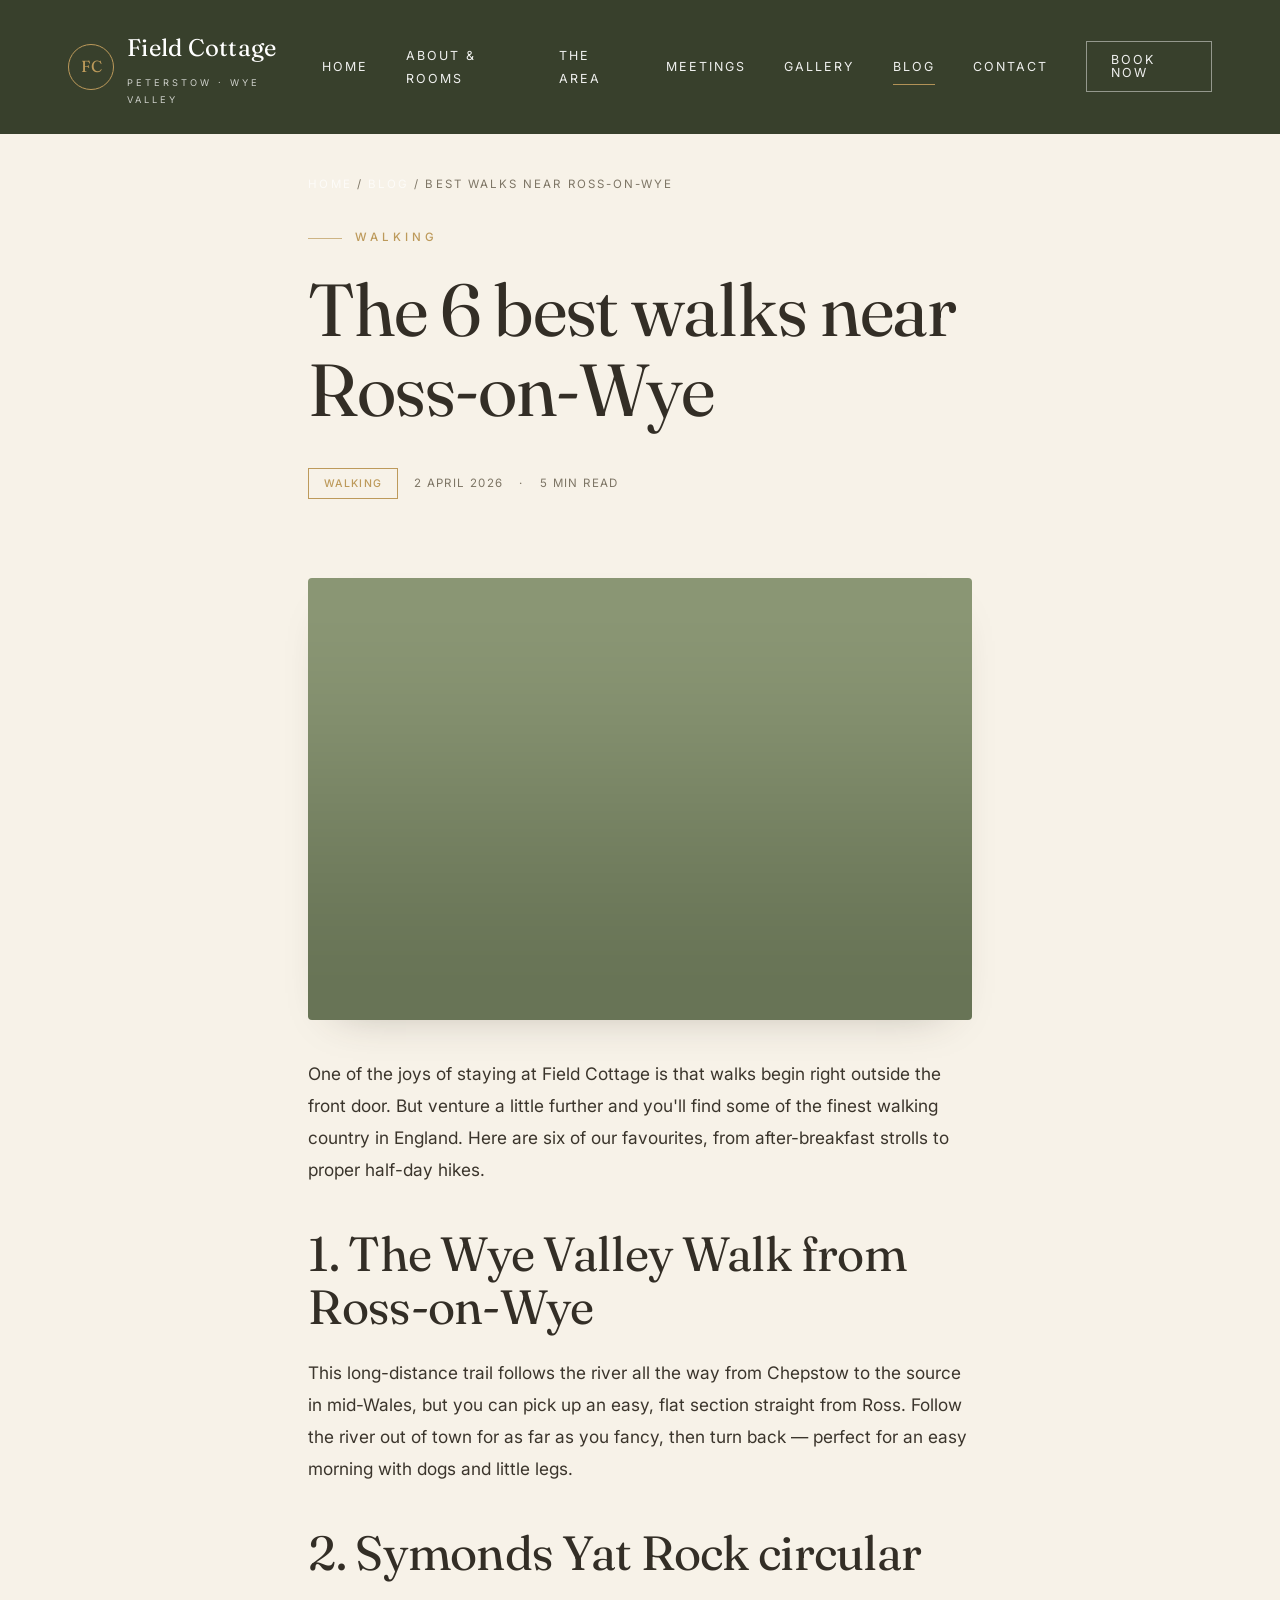
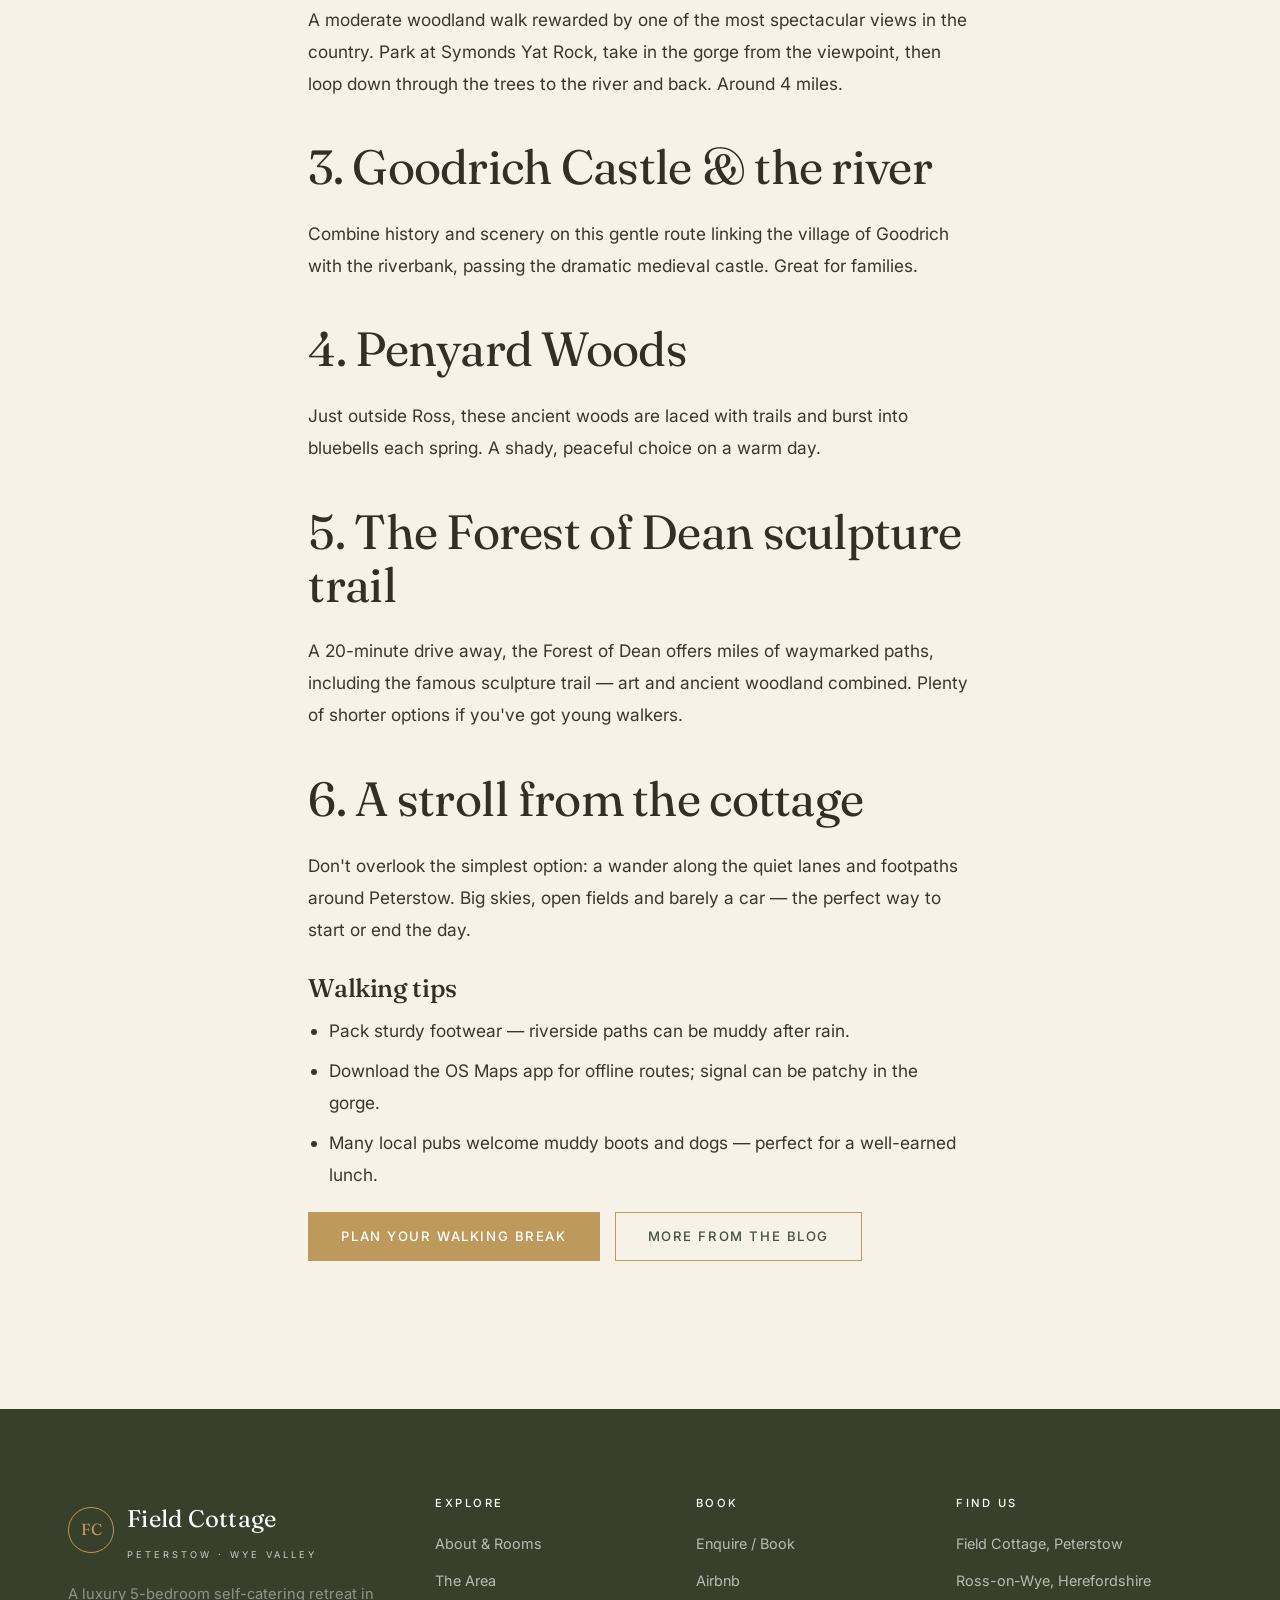
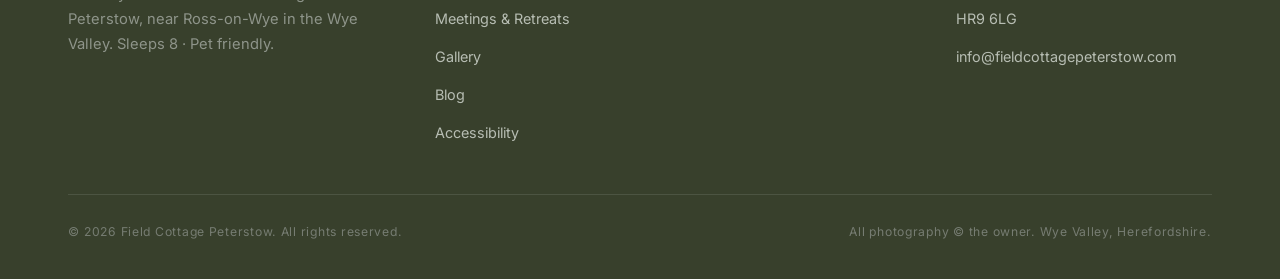
<file: blog/best-walks-near-ross-on-wye.html>
<!DOCTYPE html>
<html lang="en-GB">
<head>
  <meta charset="UTF-8">
  <meta name="viewport" content="width=device-width, initial-scale=1.0">
  <title>The 6 Best Walks Near Ross-on-Wye | Field Cottage Peterstow</title>
  <meta name="description" content="Discover the best walks near Ross-on-Wye and the Wye Valley — from gentle riverside strolls to the climb up Symonds Yat Rock. Routes, distances and tips, all close to Field Cottage.">
  <link rel="canonical" href="https://www.fieldcottagepeterstow.com/blog/best-walks-near-ross-on-wye.html">
  <meta name="robots" content="index, follow, max-image-preview:large">
  <meta name="theme-color" content="#38402c">
  <meta property="og:type" content="article">
  <meta property="og:site_name" content="Field Cottage Peterstow">
  <meta property="og:title" content="The 6 Best Walks Near Ross-on-Wye">
  <meta property="og:description" content="From gentle riverside strolls to Symonds Yat Rock — the best walks in the Wye Valley.">
  <meta property="og:url" content="https://www.fieldcottagepeterstow.com/blog/best-walks-near-ross-on-wye.html">
  <meta property="og:image" content="https://www.fieldcottagepeterstow.com/assets/images/blog-walks.png">
  <meta name="twitter:card" content="summary_large_image">
  <link rel="icon" href="../favicon.svg" type="image/svg+xml">
  <link rel="manifest" href="../site.webmanifest">
  <link rel="preconnect" href="https://fonts.googleapis.com">
  <link rel="preconnect" href="https://fonts.gstatic.com" crossorigin>
  <link href="https://fonts.googleapis.com/css2?family=Fraunces:ital,opsz,wght@0,9..144,300;0,9..144,400;0,9..144,500;0,9..144,600;1,9..144,400&family=Inter:wght@300;400;500;600&display=swap" rel="stylesheet">
  <link rel="stylesheet" href="../assets/css/styles.css?v=2">
  <script type="application/ld+json">
  {
    "@context": "https://schema.org",
    "@type": "BlogPosting",
    "headline": "The 6 Best Walks Near Ross-on-Wye",
    "description": "From gentle riverside strolls to Symonds Yat Rock — the best walks in the Wye Valley near Field Cottage.",
    "image": "https://www.fieldcottagepeterstow.com/assets/images/blog-walks.png",
    "datePublished": "2026-04-02",
    "dateModified": "2026-04-02",
    "author": { "@type": "Organization", "name": "Field Cottage Peterstow" },
    "publisher": { "@type": "Organization", "name": "Field Cottage Peterstow", "logo": { "@type": "ImageObject", "url": "https://www.fieldcottagepeterstow.com/assets/images/og-image.png" } },
    "mainEntityOfPage": "https://www.fieldcottagepeterstow.com/blog/best-walks-near-ross-on-wye.html"
  }
  </script>
</head>
<body>
  <header class="site-header solid">
    <div class="container">
      <a class="brand" href="../" aria-label="Field Cottage home"><span class="mark">FC</span><span>Field Cottage<small>Peterstow · Wye Valley</small></span></a>
      <nav class="nav" aria-label="Primary">
        <a href="../">Home</a><a href="../about.html">About &amp; Rooms</a><a href="../area.html">The Area</a><a href="../meetings.html">Meetings</a><a href="../gallery.html">Gallery</a><a href="../blog.html" aria-current="page">Blog</a><a href="../contact.html">Contact</a>
        <a class="btn btn-ghost nav-cta" href="../contact.html">Book Now</a>
      </nav>
      <button class="nav-toggle" aria-label="Menu" aria-expanded="false"><span></span><span></span><span></span></button>
    </div>
  </header>

  <main>
    <article>
      <section style="padding-top:2.5rem;padding-bottom:1rem">
        <div class="container article">
          <nav class="breadcrumbs" aria-label="Breadcrumb" style="color:var(--muted)"><a href="../">Home</a> / <a href="../blog.html">Blog</a> / Best walks near Ross-on-Wye</nav>
          <span class="eyebrow">Walking</span>
          <h1>The 6 best walks near Ross-on-Wye</h1>
          <div class="post-meta"><span class="tag">Walking</span><span>2 April 2026</span><span>·</span><span>5 min read</span></div>
        </div>
      </section>

      <section style="padding-top:0">
        <div class="container article">
          <img src="../assets/images/blog-walks.png?v=2" alt="A footpath winding through the Herefordshire countryside near Ross-on-Wye" width="1200" height="800">
          <p>One of the joys of staying at Field Cottage is that walks begin right outside the front door. But venture a little further and you'll find some of the finest walking country in England. Here are six of our favourites, from after-breakfast strolls to proper half-day hikes.</p>

          <h2>1. The Wye Valley Walk from Ross-on-Wye</h2>
          <p>This long-distance trail follows the river all the way from Chepstow to the source in mid-Wales, but you can pick up an easy, flat section straight from Ross. Follow the river out of town for as far as you fancy, then turn back — perfect for an easy morning with dogs and little legs.</p>

          <h2>2. Symonds Yat Rock circular</h2>
          <p>A moderate woodland walk rewarded by one of the most spectacular views in the country. Park at Symonds Yat Rock, take in the gorge from the viewpoint, then loop down through the trees to the river and back. Around 4 miles.</p>

          <h2>3. Goodrich Castle &amp; the river</h2>
          <p>Combine history and scenery on this gentle route linking the village of Goodrich with the riverbank, passing the dramatic medieval castle. Great for families.</p>

          <h2>4. Penyard Woods</h2>
          <p>Just outside Ross, these ancient woods are laced with trails and burst into bluebells each spring. A shady, peaceful choice on a warm day.</p>

          <h2>5. The Forest of Dean sculpture trail</h2>
          <p>A 20-minute drive away, the Forest of Dean offers miles of waymarked paths, including the famous sculpture trail — art and ancient woodland combined. Plenty of shorter options if you've got young walkers.</p>

          <h2>6. A stroll from the cottage</h2>
          <p>Don't overlook the simplest option: a wander along the quiet lanes and footpaths around Peterstow. Big skies, open fields and barely a car — the perfect way to start or end the day.</p>

          <h3>Walking tips</h3>
          <ul>
            <li>Pack sturdy footwear — riverside paths can be muddy after rain.</li>
            <li>Download the OS Maps app for offline routes; signal can be patchy in the gorge.</li>
            <li>Many local pubs welcome muddy boots and dogs — perfect for a well-earned lunch.</li>
          </ul>

          <p><a class="btn btn-primary" href="../contact.html">Plan your walking break</a> &nbsp; <a class="btn btn-outline" href="../blog.html">More from the blog</a></p>
        </div>
      </section>
    </article>
  </main>

  <footer class="site-footer">
    <div class="container">
      <div class="footer-grid">
        <div class="footer-brand">
          <a class="brand" href="../"><span class="mark">FC</span><span>Field Cottage<small>Peterstow · Wye Valley</small></span></a>
          <p>A luxury 5-bedroom self-catering retreat in Peterstow, near Ross-on-Wye in the Wye Valley. Sleeps 8 · Pet friendly.</p>
        </div>
        <div><h4>Explore</h4><ul><li><a href="../about.html">About &amp; Rooms</a></li><li><a href="../area.html">The Area</a></li><li><a href="../meetings.html">Meetings &amp; Retreats</a></li><li><a href="../gallery.html">Gallery</a></li><li><a href="../blog.html">Blog</a></li><li><a href="../accessibility.html">Accessibility</a></li></ul></div>
        <div><h4>Book</h4><ul><li><a href="../contact.html">Enquire / Book</a></li><li><a href="https://www.airbnb.com/rooms/605326398326075250" target="_blank" rel="noopener">Airbnb</a></li></ul></div>
        <div><h4>Find us</h4><ul><li>Field Cottage, Peterstow</li><li>Ross-on-Wye, Herefordshire</li><li>HR9 6LG</li><li><a href="mailto:info@fieldcottagepeterstow.com">info@fieldcottagepeterstow.com</a></li></ul></div>
      </div>
      <div class="footer-bottom">
        <span>&copy; <span data-year>2026</span> Field Cottage Peterstow. All rights reserved.</span>
        <span>All photography © the owner. Wye Valley, Herefordshire.</span>
      </div>
    </div>
  </footer>
  <script src="../assets/js/main.js?v=2" defer></script>
</body>
</html>
</file>
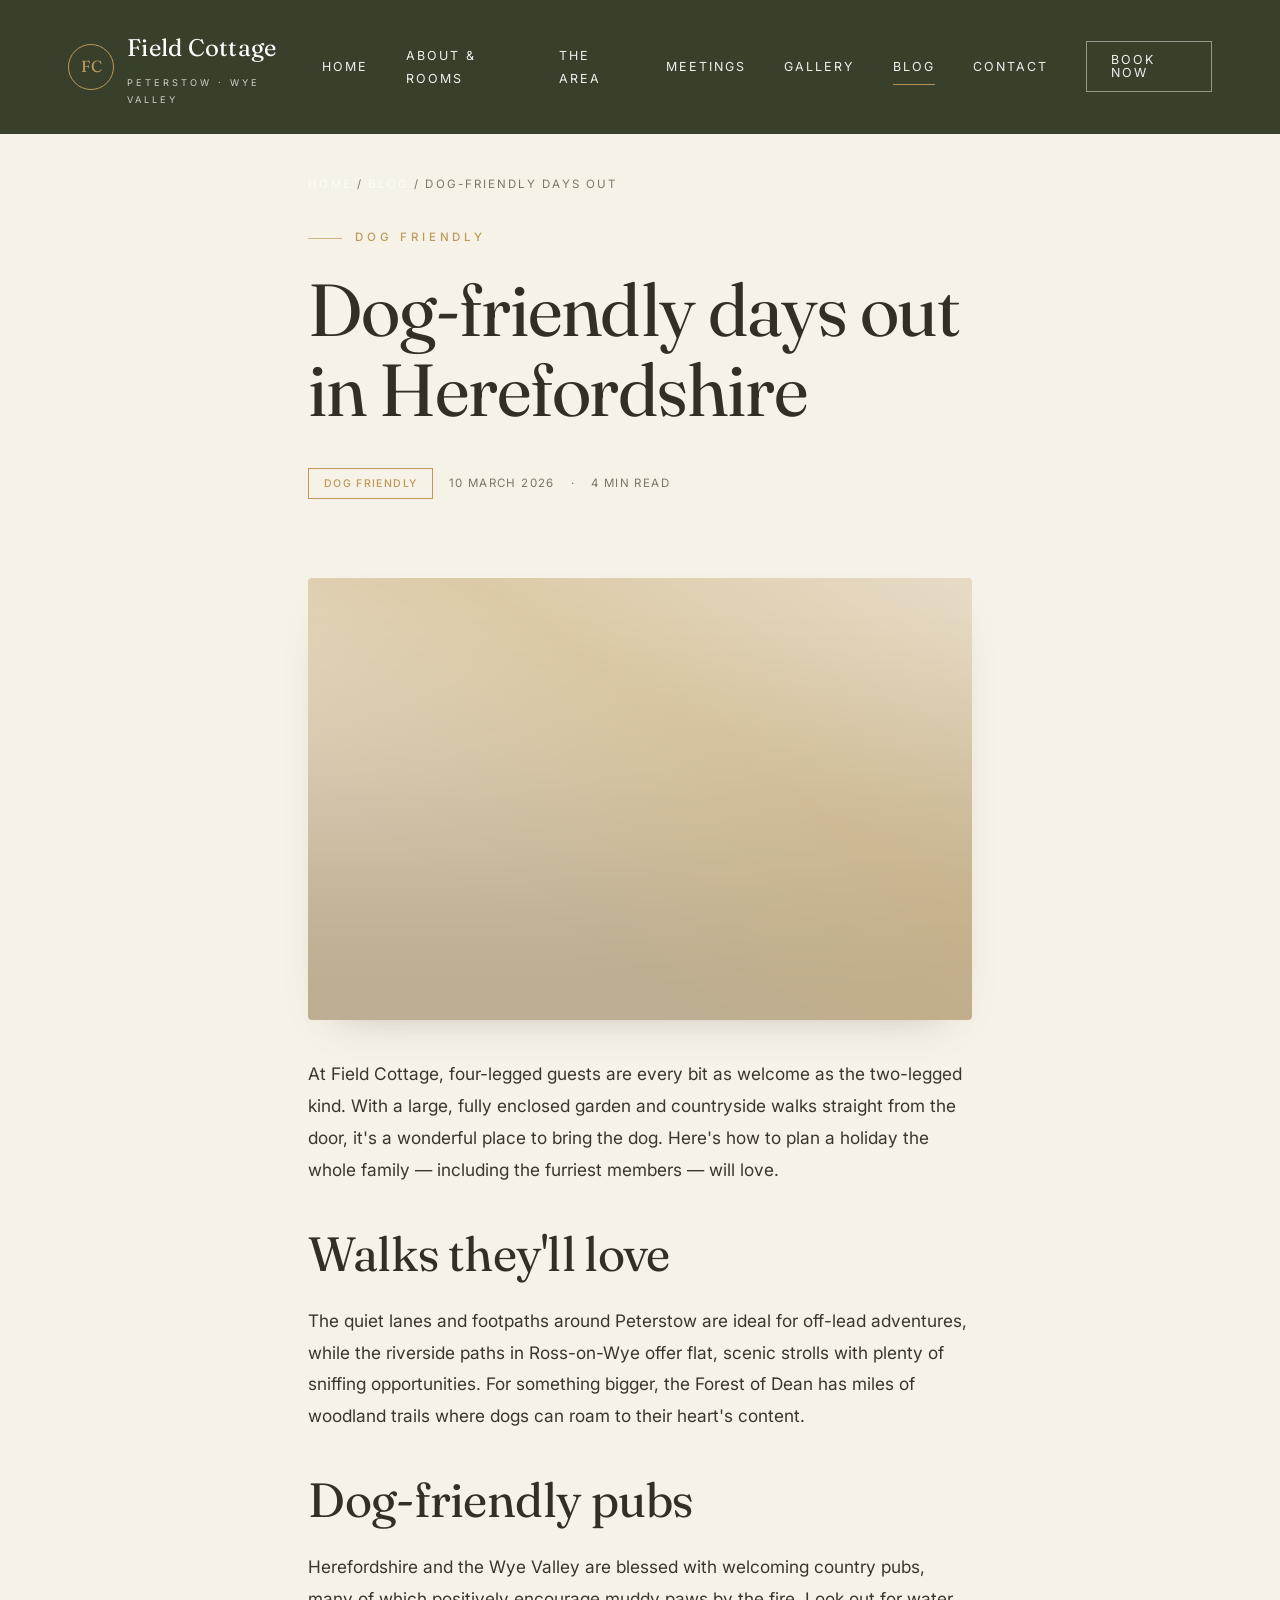
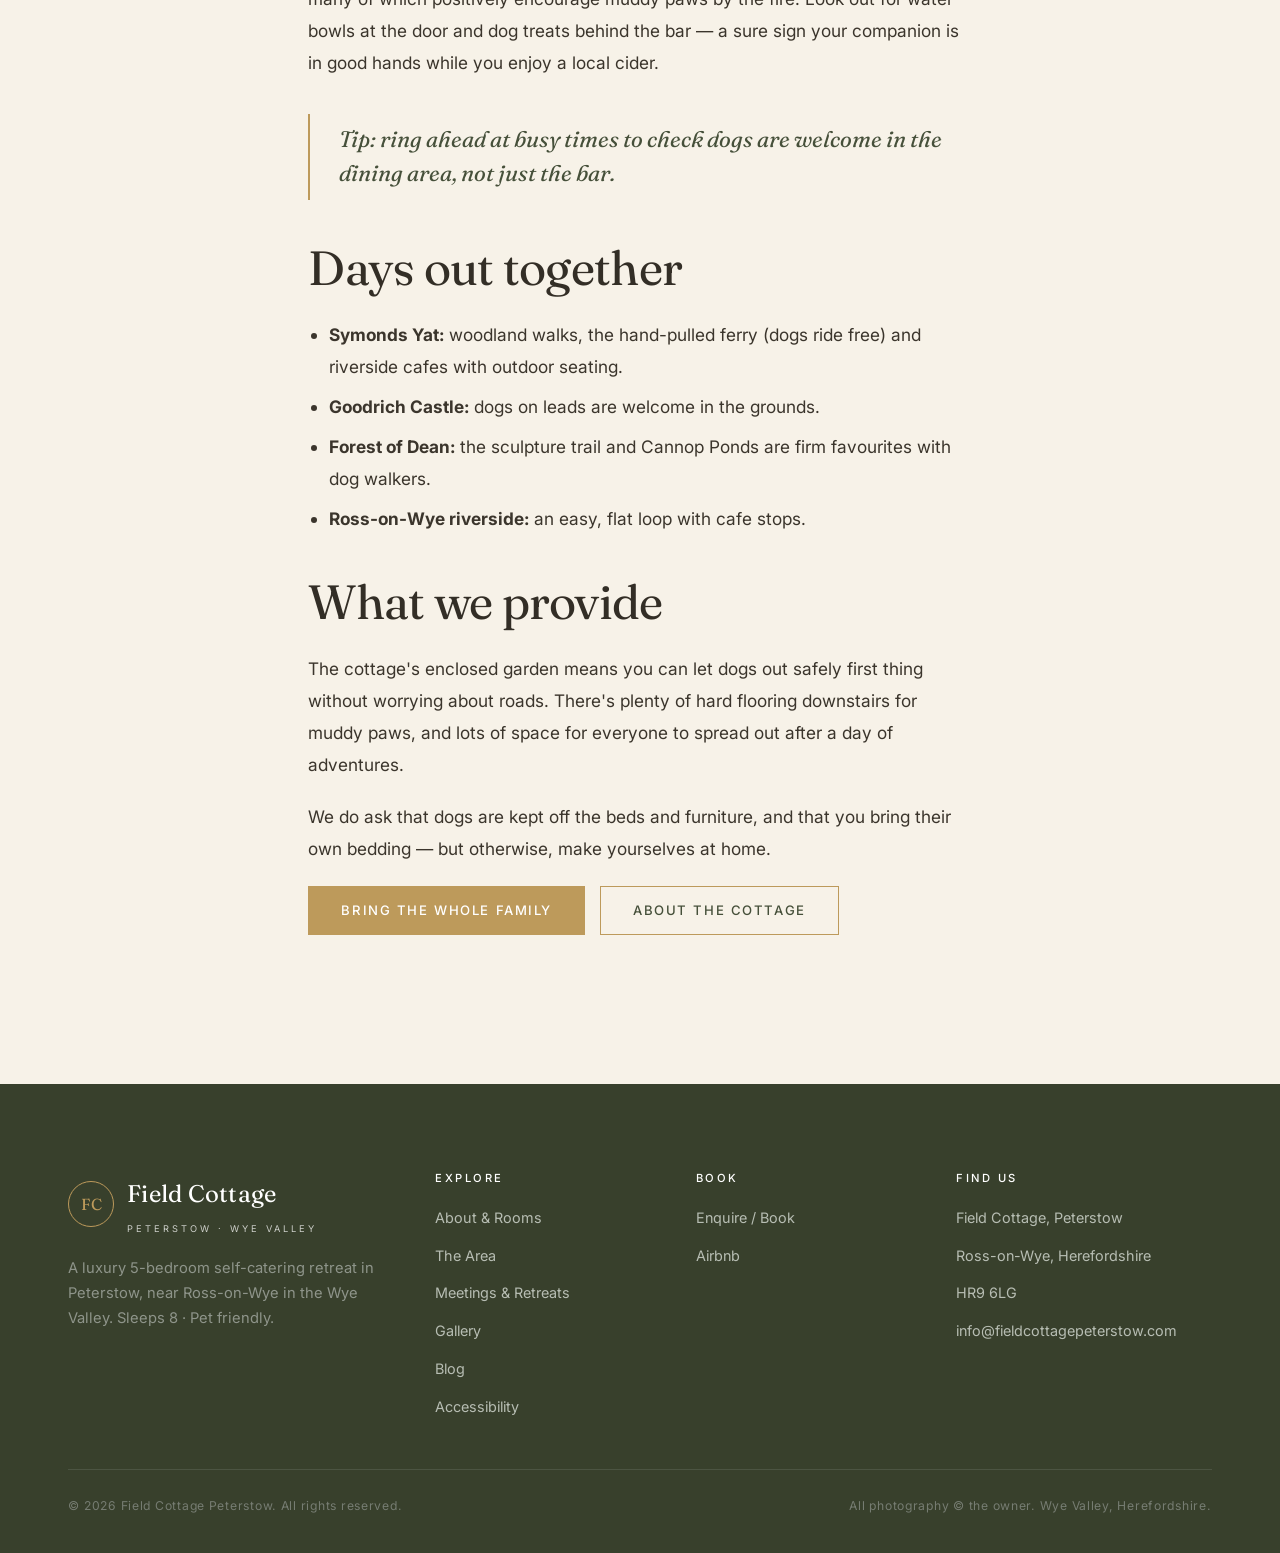
<file: blog/dog-friendly-days-out.html>
<!DOCTYPE html>
<html lang="en-GB">
<head>
  <meta charset="UTF-8">
  <meta name="viewport" content="width=device-width, initial-scale=1.0">
  <title>Dog-Friendly Days Out in Herefordshire &amp; the Wye Valley | Field Cottage</title>
  <meta name="description" content="Bringing the dog? Field Cottage is dog friendly with a secure garden. Here are the best dog-friendly walks, pubs, beaches and days out around Ross-on-Wye and the Wye Valley.">
  <link rel="canonical" href="https://www.fieldcottagepeterstow.com/blog/dog-friendly-days-out.html">
  <meta name="robots" content="index, follow, max-image-preview:large">
  <meta name="theme-color" content="#38402c">
  <meta property="og:type" content="article">
  <meta property="og:site_name" content="Field Cottage Peterstow">
  <meta property="og:title" content="Dog-Friendly Days Out in Herefordshire &amp; the Wye Valley">
  <meta property="og:description" content="The best dog-friendly walks, pubs and days out around Ross-on-Wye.">
  <meta property="og:url" content="https://www.fieldcottagepeterstow.com/blog/dog-friendly-days-out.html">
  <meta property="og:image" content="https://www.fieldcottagepeterstow.com/assets/images/blog-dog-friendly.png">
  <meta name="twitter:card" content="summary_large_image">
  <link rel="icon" href="../favicon.svg" type="image/svg+xml">
  <link rel="manifest" href="../site.webmanifest">
  <link rel="preconnect" href="https://fonts.googleapis.com">
  <link rel="preconnect" href="https://fonts.gstatic.com" crossorigin>
  <link href="https://fonts.googleapis.com/css2?family=Fraunces:ital,opsz,wght@0,9..144,300;0,9..144,400;0,9..144,500;0,9..144,600;1,9..144,400&family=Inter:wght@300;400;500;600&display=swap" rel="stylesheet">
  <link rel="stylesheet" href="../assets/css/styles.css?v=2">
  <script type="application/ld+json">
  {
    "@context": "https://schema.org",
    "@type": "BlogPosting",
    "headline": "Dog-Friendly Days Out in Herefordshire & the Wye Valley",
    "description": "The best dog-friendly walks, pubs and days out around Ross-on-Wye near Field Cottage.",
    "image": "https://www.fieldcottagepeterstow.com/assets/images/blog-dog-friendly.png",
    "datePublished": "2026-03-10",
    "dateModified": "2026-03-10",
    "author": { "@type": "Organization", "name": "Field Cottage Peterstow" },
    "publisher": { "@type": "Organization", "name": "Field Cottage Peterstow", "logo": { "@type": "ImageObject", "url": "https://www.fieldcottagepeterstow.com/assets/images/og-image.png" } },
    "mainEntityOfPage": "https://www.fieldcottagepeterstow.com/blog/dog-friendly-days-out.html"
  }
  </script>
</head>
<body>
  <header class="site-header solid">
    <div class="container">
      <a class="brand" href="../" aria-label="Field Cottage home"><span class="mark">FC</span><span>Field Cottage<small>Peterstow · Wye Valley</small></span></a>
      <nav class="nav" aria-label="Primary">
        <a href="../">Home</a><a href="../about.html">About &amp; Rooms</a><a href="../area.html">The Area</a><a href="../meetings.html">Meetings</a><a href="../gallery.html">Gallery</a><a href="../blog.html" aria-current="page">Blog</a><a href="../contact.html">Contact</a>
        <a class="btn btn-ghost nav-cta" href="../contact.html">Book Now</a>
      </nav>
      <button class="nav-toggle" aria-label="Menu" aria-expanded="false"><span></span><span></span><span></span></button>
    </div>
  </header>

  <main>
    <article>
      <section style="padding-top:2.5rem;padding-bottom:1rem">
        <div class="container article">
          <nav class="breadcrumbs" aria-label="Breadcrumb" style="color:var(--muted)"><a href="../">Home</a> / <a href="../blog.html">Blog</a> / Dog-friendly days out</nav>
          <span class="eyebrow">Dog Friendly</span>
          <h1>Dog-friendly days out in Herefordshire</h1>
          <div class="post-meta"><span class="tag">Dog Friendly</span><span>10 March 2026</span><span>·</span><span>4 min read</span></div>
        </div>
      </section>

      <section style="padding-top:0">
        <div class="container article">
          <img src="../assets/images/blog-dog-friendly.png?v=2" alt="A happy dog on a countryside walk in the Wye Valley" width="1200" height="800">
          <p>At Field Cottage, four-legged guests are every bit as welcome as the two-legged kind. With a large, fully enclosed garden and countryside walks straight from the door, it's a wonderful place to bring the dog. Here's how to plan a holiday the whole family — including the furriest members — will love.</p>

          <h2>Walks they'll love</h2>
          <p>The quiet lanes and footpaths around Peterstow are ideal for off-lead adventures, while the riverside paths in Ross-on-Wye offer flat, scenic strolls with plenty of sniffing opportunities. For something bigger, the Forest of Dean has miles of woodland trails where dogs can roam to their heart's content.</p>

          <h2>Dog-friendly pubs</h2>
          <p>Herefordshire and the Wye Valley are blessed with welcoming country pubs, many of which positively encourage muddy paws by the fire. Look out for water bowls at the door and dog treats behind the bar — a sure sign your companion is in good hands while you enjoy a local cider.</p>
          <blockquote>Tip: ring ahead at busy times to check dogs are welcome in the dining area, not just the bar.</blockquote>

          <h2>Days out together</h2>
          <ul>
            <li><strong>Symonds Yat:</strong> woodland walks, the hand-pulled ferry (dogs ride free) and riverside cafes with outdoor seating.</li>
            <li><strong>Goodrich Castle:</strong> dogs on leads are welcome in the grounds.</li>
            <li><strong>Forest of Dean:</strong> the sculpture trail and Cannop Ponds are firm favourites with dog walkers.</li>
            <li><strong>Ross-on-Wye riverside:</strong> an easy, flat loop with cafe stops.</li>
          </ul>

          <h2>What we provide</h2>
          <p>The cottage's enclosed garden means you can let dogs out safely first thing without worrying about roads. There's plenty of hard flooring downstairs for muddy paws, and lots of space for everyone to spread out after a day of adventures.</p>

          <p>We do ask that dogs are kept off the beds and furniture, and that you bring their own bedding — but otherwise, make yourselves at home.</p>

          <p><a class="btn btn-primary" href="../contact.html">Bring the whole family</a> &nbsp; <a class="btn btn-outline" href="../about.html">About the cottage</a></p>
        </div>
      </section>
    </article>
  </main>

  <footer class="site-footer">
    <div class="container">
      <div class="footer-grid">
        <div class="footer-brand">
          <a class="brand" href="../"><span class="mark">FC</span><span>Field Cottage<small>Peterstow · Wye Valley</small></span></a>
          <p>A luxury 5-bedroom self-catering retreat in Peterstow, near Ross-on-Wye in the Wye Valley. Sleeps 8 · Pet friendly.</p>
        </div>
        <div><h4>Explore</h4><ul><li><a href="../about.html">About &amp; Rooms</a></li><li><a href="../area.html">The Area</a></li><li><a href="../meetings.html">Meetings &amp; Retreats</a></li><li><a href="../gallery.html">Gallery</a></li><li><a href="../blog.html">Blog</a></li><li><a href="../accessibility.html">Accessibility</a></li></ul></div>
        <div><h4>Book</h4><ul><li><a href="../contact.html">Enquire / Book</a></li><li><a href="https://www.airbnb.com/rooms/605326398326075250" target="_blank" rel="noopener">Airbnb</a></li></ul></div>
        <div><h4>Find us</h4><ul><li>Field Cottage, Peterstow</li><li>Ross-on-Wye, Herefordshire</li><li>HR9 6LG</li><li><a href="mailto:info@fieldcottagepeterstow.com">info@fieldcottagepeterstow.com</a></li></ul></div>
      </div>
      <div class="footer-bottom">
        <span>&copy; <span data-year>2026</span> Field Cottage Peterstow. All rights reserved.</span>
        <span>All photography © the owner. Wye Valley, Herefordshire.</span>
      </div>
    </div>
  </footer>
  <script src="../assets/js/main.js?v=2" defer></script>
</body>
</html>
</file>
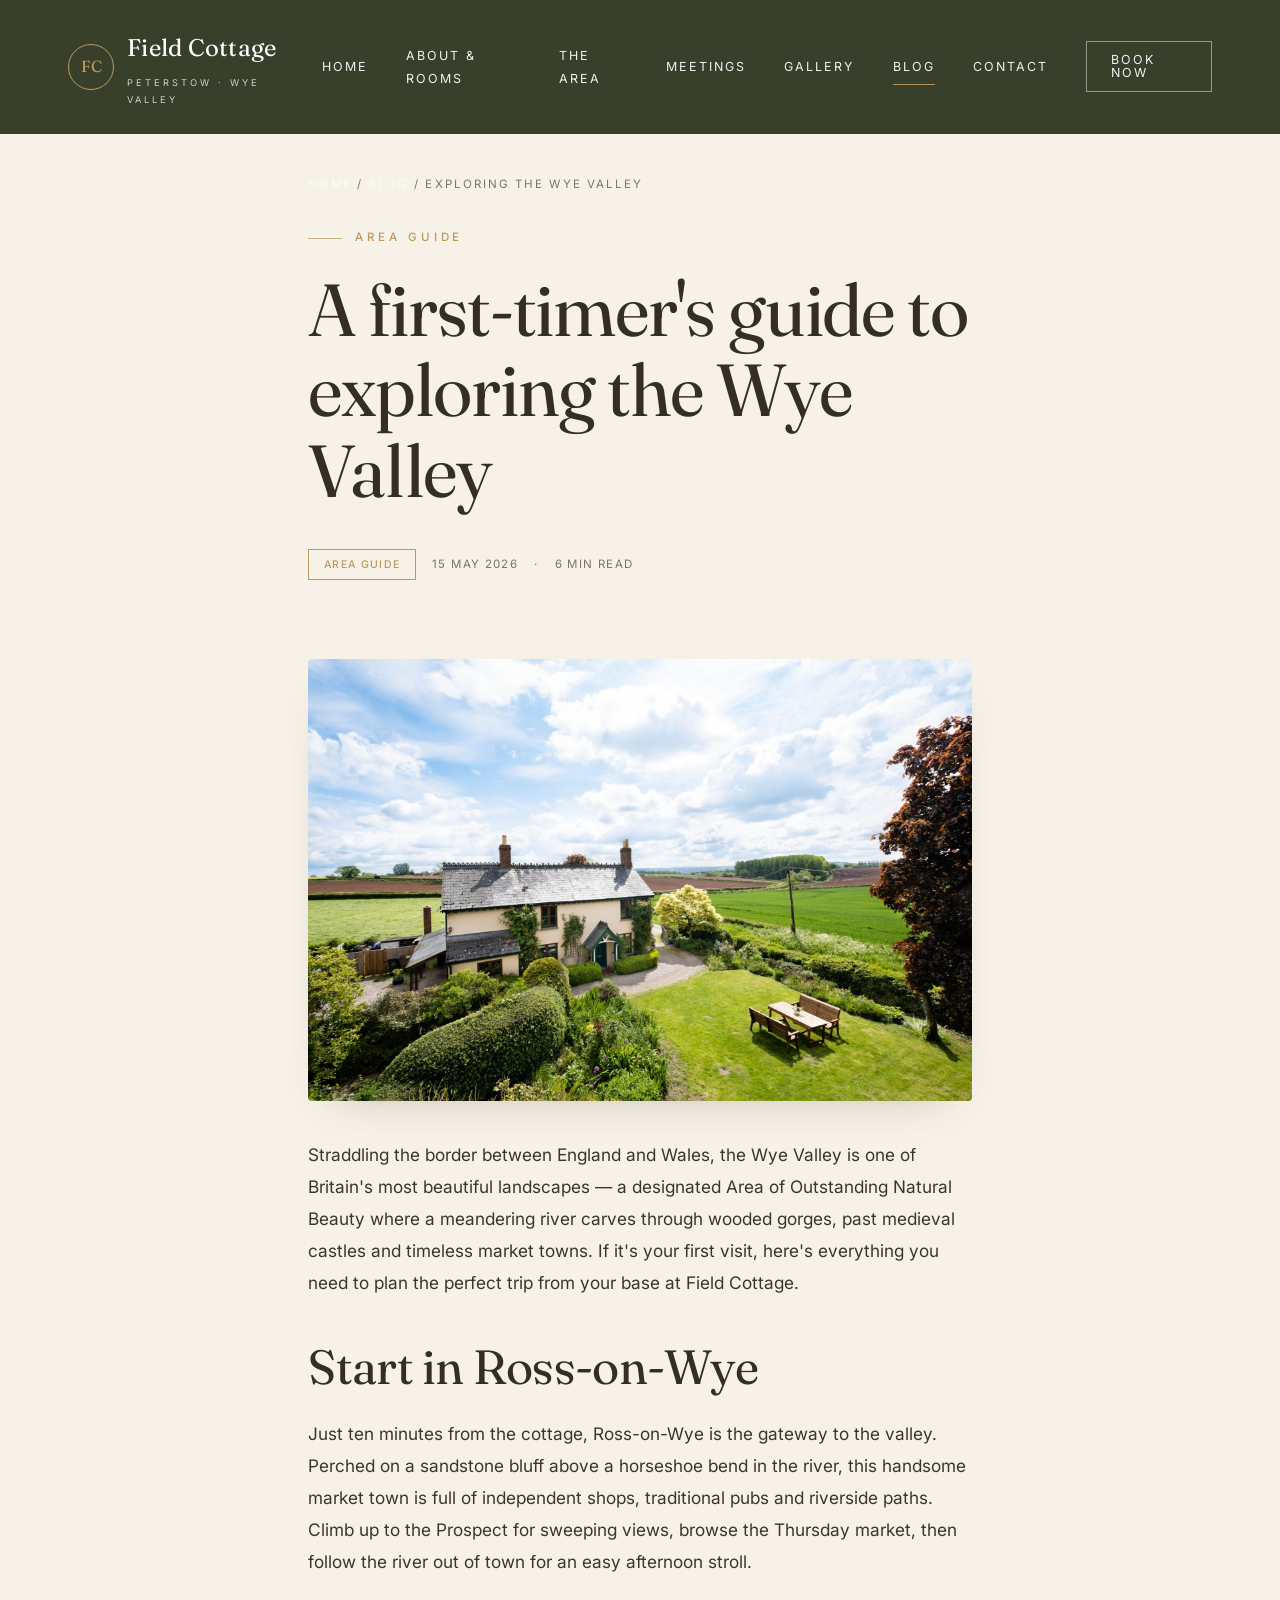
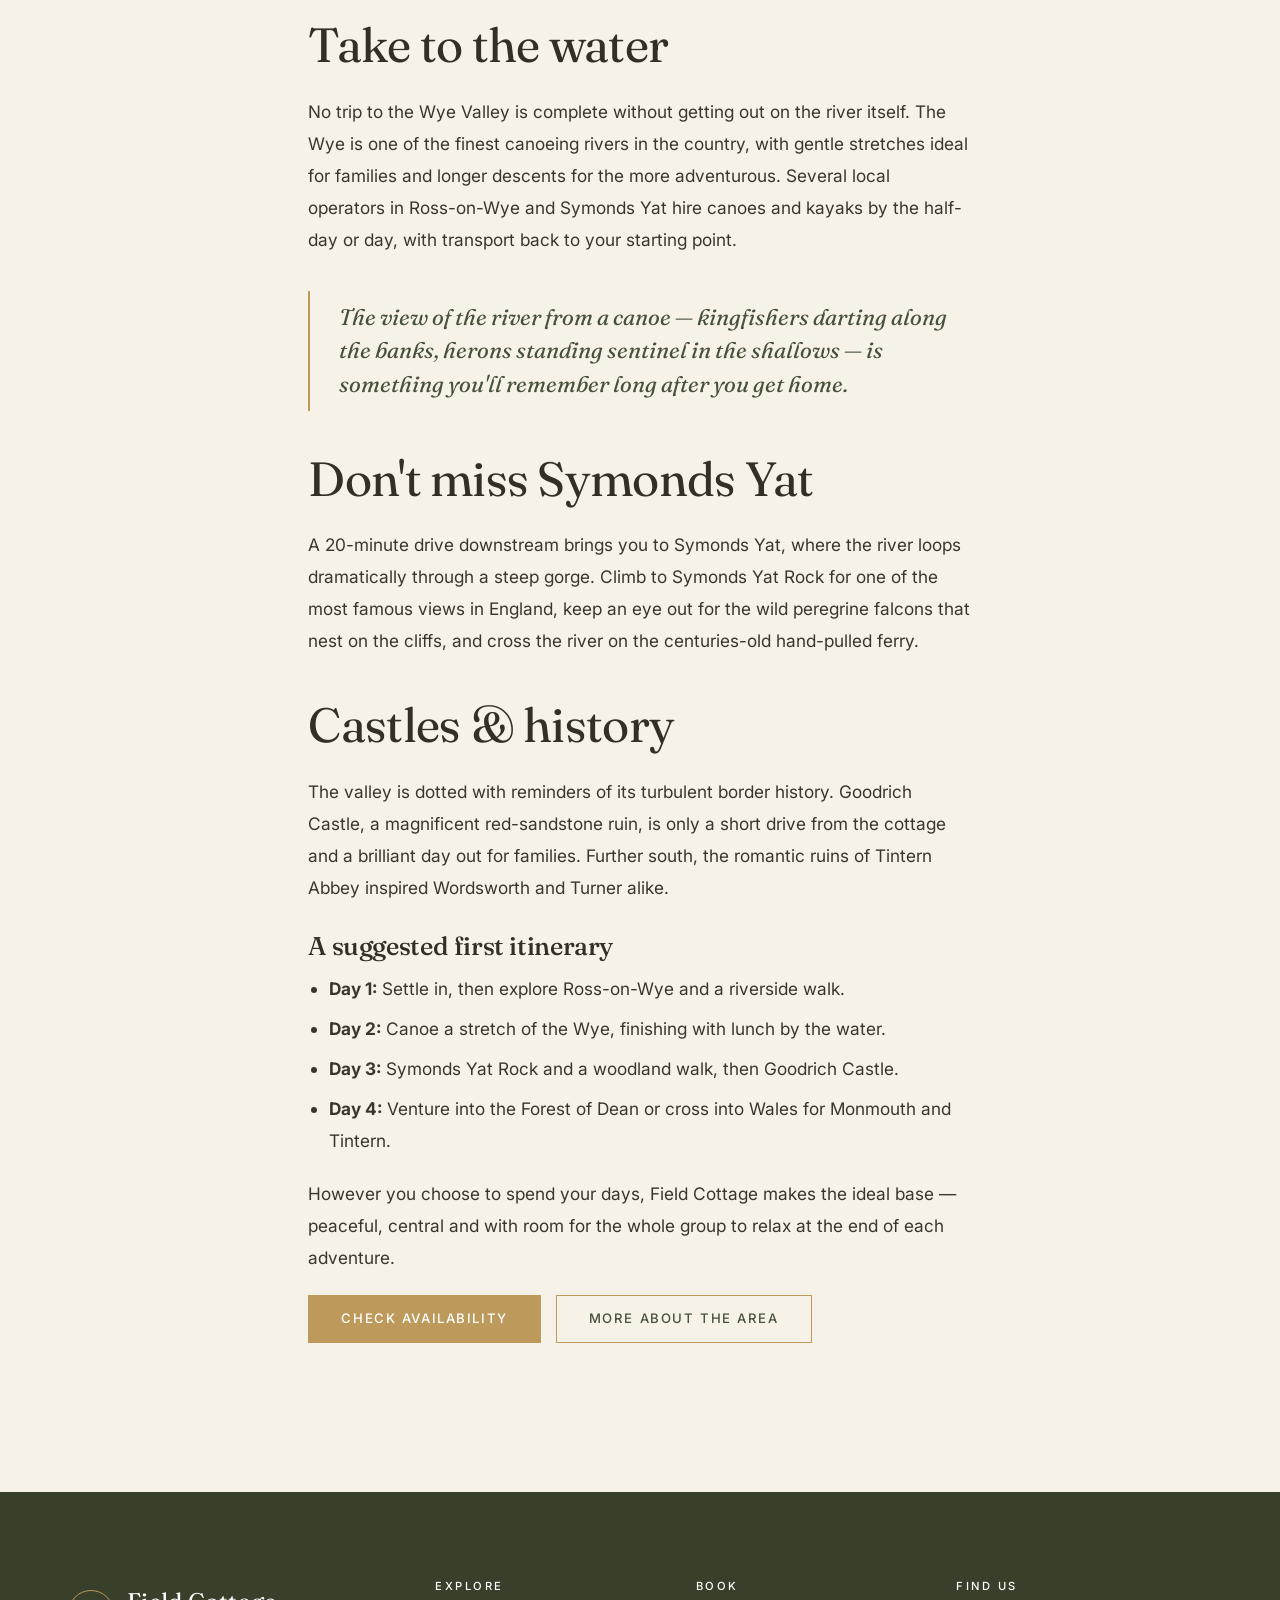
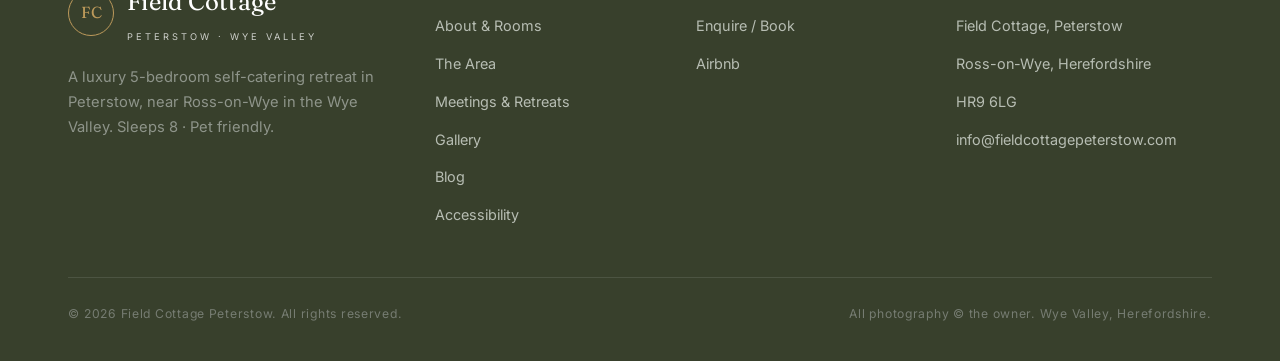
<file: blog/exploring-the-wye-valley.html>
<!DOCTYPE html>
<html lang="en-GB">
<head>
  <meta charset="UTF-8">
  <meta name="viewport" content="width=device-width, initial-scale=1.0">
  <title>A First-Timer's Guide to Exploring the Wye Valley | Field Cottage</title>
  <meta name="description" content="Planning your first trip to the Wye Valley? Our complete guide covers Ross-on-Wye, Symonds Yat, canoeing the River Wye, the best viewpoints and how to plan the perfect itinerary.">
  <link rel="canonical" href="https://www.fieldcottagepeterstow.com/blog/exploring-the-wye-valley.html">
  <meta name="robots" content="index, follow, max-image-preview:large">
  <meta name="theme-color" content="#38402c">
  <meta property="og:type" content="article">
  <meta property="og:site_name" content="Field Cottage Peterstow">
  <meta property="og:title" content="A First-Timer's Guide to Exploring the Wye Valley">
  <meta property="og:description" content="Ross-on-Wye, Symonds Yat, canoeing the River Wye and the best viewpoints — plan the perfect Wye Valley break.">
  <meta property="og:url" content="https://www.fieldcottagepeterstow.com/blog/exploring-the-wye-valley.html">
  <meta property="og:image" content="https://www.fieldcottagepeterstow.com/assets/images/blog-wye-valley.png">
  <meta name="twitter:card" content="summary_large_image">
  <link rel="icon" href="../favicon.svg" type="image/svg+xml">
  <link rel="manifest" href="../site.webmanifest">
  <link rel="preconnect" href="https://fonts.googleapis.com">
  <link rel="preconnect" href="https://fonts.gstatic.com" crossorigin>
  <link href="https://fonts.googleapis.com/css2?family=Fraunces:ital,opsz,wght@0,9..144,300;0,9..144,400;0,9..144,500;0,9..144,600;1,9..144,400&family=Inter:wght@300;400;500;600&display=swap" rel="stylesheet">
  <link rel="stylesheet" href="../assets/css/styles.css?v=2">
  <script type="application/ld+json">
  {
    "@context": "https://schema.org",
    "@type": "BlogPosting",
    "headline": "A First-Timer's Guide to Exploring the Wye Valley",
    "description": "Ross-on-Wye, Symonds Yat, canoeing the River Wye and the best viewpoints — plan the perfect Wye Valley break.",
    "image": "https://www.fieldcottagepeterstow.com/assets/images/blog-wye-valley.png",
    "datePublished": "2026-05-15",
    "dateModified": "2026-05-15",
    "author": { "@type": "Organization", "name": "Field Cottage Peterstow" },
    "publisher": { "@type": "Organization", "name": "Field Cottage Peterstow", "logo": { "@type": "ImageObject", "url": "https://www.fieldcottagepeterstow.com/assets/images/og-image.png" } },
    "mainEntityOfPage": "https://www.fieldcottagepeterstow.com/blog/exploring-the-wye-valley.html"
  }
  </script>
</head>
<body>
  <header class="site-header solid">
    <div class="container">
      <a class="brand" href="../" aria-label="Field Cottage home"><span class="mark">FC</span><span>Field Cottage<small>Peterstow · Wye Valley</small></span></a>
      <nav class="nav" aria-label="Primary">
        <a href="../">Home</a><a href="../about.html">About &amp; Rooms</a><a href="../area.html">The Area</a><a href="../meetings.html">Meetings</a><a href="../gallery.html">Gallery</a><a href="../blog.html" aria-current="page">Blog</a><a href="../contact.html">Contact</a>
        <a class="btn btn-ghost nav-cta" href="../contact.html">Book Now</a>
      </nav>
      <button class="nav-toggle" aria-label="Menu" aria-expanded="false"><span></span><span></span><span></span></button>
    </div>
  </header>

  <main>
    <article>
      <section style="padding-top:2.5rem;padding-bottom:1rem">
        <div class="container article">
          <nav class="breadcrumbs" aria-label="Breadcrumb" style="color:var(--muted)"><a href="../">Home</a> / <a href="../blog.html">Blog</a> / Exploring the Wye Valley</nav>
          <span class="eyebrow">Area Guide</span>
          <h1>A first-timer's guide to exploring the Wye Valley</h1>
          <div class="post-meta"><span class="tag">Area Guide</span><span>15 May 2026</span><span>·</span><span>6 min read</span></div>
        </div>
      </section>

      <section style="padding-top:0">
        <div class="container article">
          <img src="../assets/images/blog-wye-valley.png?v=2" alt="The River Wye winding through the wooded Wye Valley" width="1200" height="800">
          <p>Straddling the border between England and Wales, the Wye Valley is one of Britain's most beautiful landscapes — a designated Area of Outstanding Natural Beauty where a meandering river carves through wooded gorges, past medieval castles and timeless market towns. If it's your first visit, here's everything you need to plan the perfect trip from your base at Field Cottage.</p>

          <h2>Start in Ross-on-Wye</h2>
          <p>Just ten minutes from the cottage, Ross-on-Wye is the gateway to the valley. Perched on a sandstone bluff above a horseshoe bend in the river, this handsome market town is full of independent shops, traditional pubs and riverside paths. Climb up to the Prospect for sweeping views, browse the Thursday market, then follow the river out of town for an easy afternoon stroll.</p>

          <h2>Take to the water</h2>
          <p>No trip to the Wye Valley is complete without getting out on the river itself. The Wye is one of the finest canoeing rivers in the country, with gentle stretches ideal for families and longer descents for the more adventurous. Several local operators in Ross-on-Wye and Symonds Yat hire canoes and kayaks by the half-day or day, with transport back to your starting point.</p>
          <blockquote>The view of the river from a canoe — kingfishers darting along the banks, herons standing sentinel in the shallows — is something you'll remember long after you get home.</blockquote>

          <h2>Don't miss Symonds Yat</h2>
          <p>A 20-minute drive downstream brings you to Symonds Yat, where the river loops dramatically through a steep gorge. Climb to Symonds Yat Rock for one of the most famous views in England, keep an eye out for the wild peregrine falcons that nest on the cliffs, and cross the river on the centuries-old hand-pulled ferry.</p>

          <h2>Castles &amp; history</h2>
          <p>The valley is dotted with reminders of its turbulent border history. Goodrich Castle, a magnificent red-sandstone ruin, is only a short drive from the cottage and a brilliant day out for families. Further south, the romantic ruins of Tintern Abbey inspired Wordsworth and Turner alike.</p>

          <h3>A suggested first itinerary</h3>
          <ul>
            <li><strong>Day 1:</strong> Settle in, then explore Ross-on-Wye and a riverside walk.</li>
            <li><strong>Day 2:</strong> Canoe a stretch of the Wye, finishing with lunch by the water.</li>
            <li><strong>Day 3:</strong> Symonds Yat Rock and a woodland walk, then Goodrich Castle.</li>
            <li><strong>Day 4:</strong> Venture into the Forest of Dean or cross into Wales for Monmouth and Tintern.</li>
          </ul>

          <p>However you choose to spend your days, Field Cottage makes the ideal base — peaceful, central and with room for the whole group to relax at the end of each adventure.</p>

          <p><a class="btn btn-primary" href="../contact.html">Check availability</a> &nbsp; <a class="btn btn-outline" href="../area.html">More about the area</a></p>
        </div>
      </section>
    </article>
  </main>

  <footer class="site-footer">
    <div class="container">
      <div class="footer-grid">
        <div class="footer-brand">
          <a class="brand" href="../"><span class="mark">FC</span><span>Field Cottage<small>Peterstow · Wye Valley</small></span></a>
          <p>A luxury 5-bedroom self-catering retreat in Peterstow, near Ross-on-Wye in the Wye Valley. Sleeps 8 · Pet friendly.</p>
        </div>
        <div><h4>Explore</h4><ul><li><a href="../about.html">About &amp; Rooms</a></li><li><a href="../area.html">The Area</a></li><li><a href="../meetings.html">Meetings &amp; Retreats</a></li><li><a href="../gallery.html">Gallery</a></li><li><a href="../blog.html">Blog</a></li><li><a href="../accessibility.html">Accessibility</a></li></ul></div>
        <div><h4>Book</h4><ul><li><a href="../contact.html">Enquire / Book</a></li><li><a href="https://www.airbnb.com/rooms/605326398326075250" target="_blank" rel="noopener">Airbnb</a></li></ul></div>
        <div><h4>Find us</h4><ul><li>Field Cottage, Peterstow</li><li>Ross-on-Wye, Herefordshire</li><li>HR9 6LG</li><li><a href="mailto:info@fieldcottagepeterstow.com">info@fieldcottagepeterstow.com</a></li></ul></div>
      </div>
      <div class="footer-bottom">
        <span>&copy; <span data-year>2026</span> Field Cottage Peterstow. All rights reserved.</span>
        <span>All photography © the owner. Wye Valley, Herefordshire.</span>
      </div>
    </div>
  </footer>
  <script src="../assets/js/main.js?v=2" defer></script>
</body>
</html>
</file>
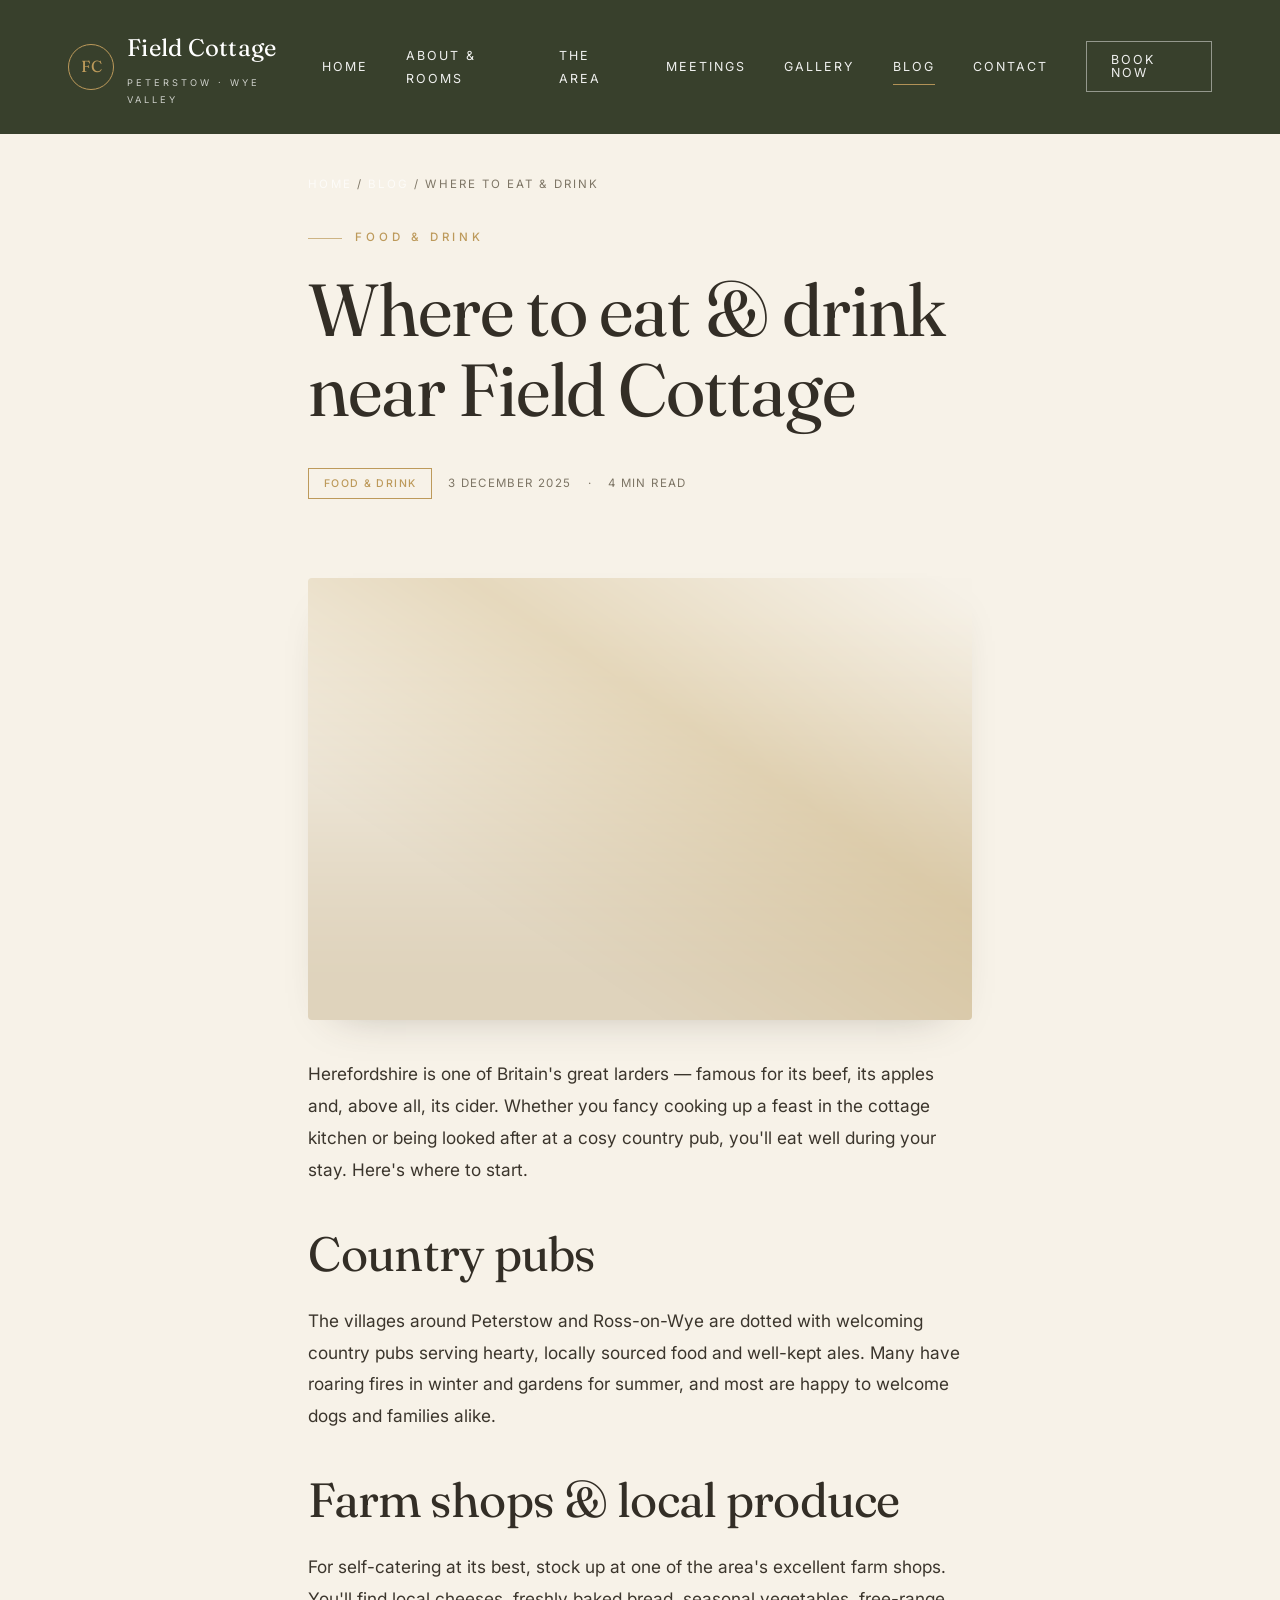
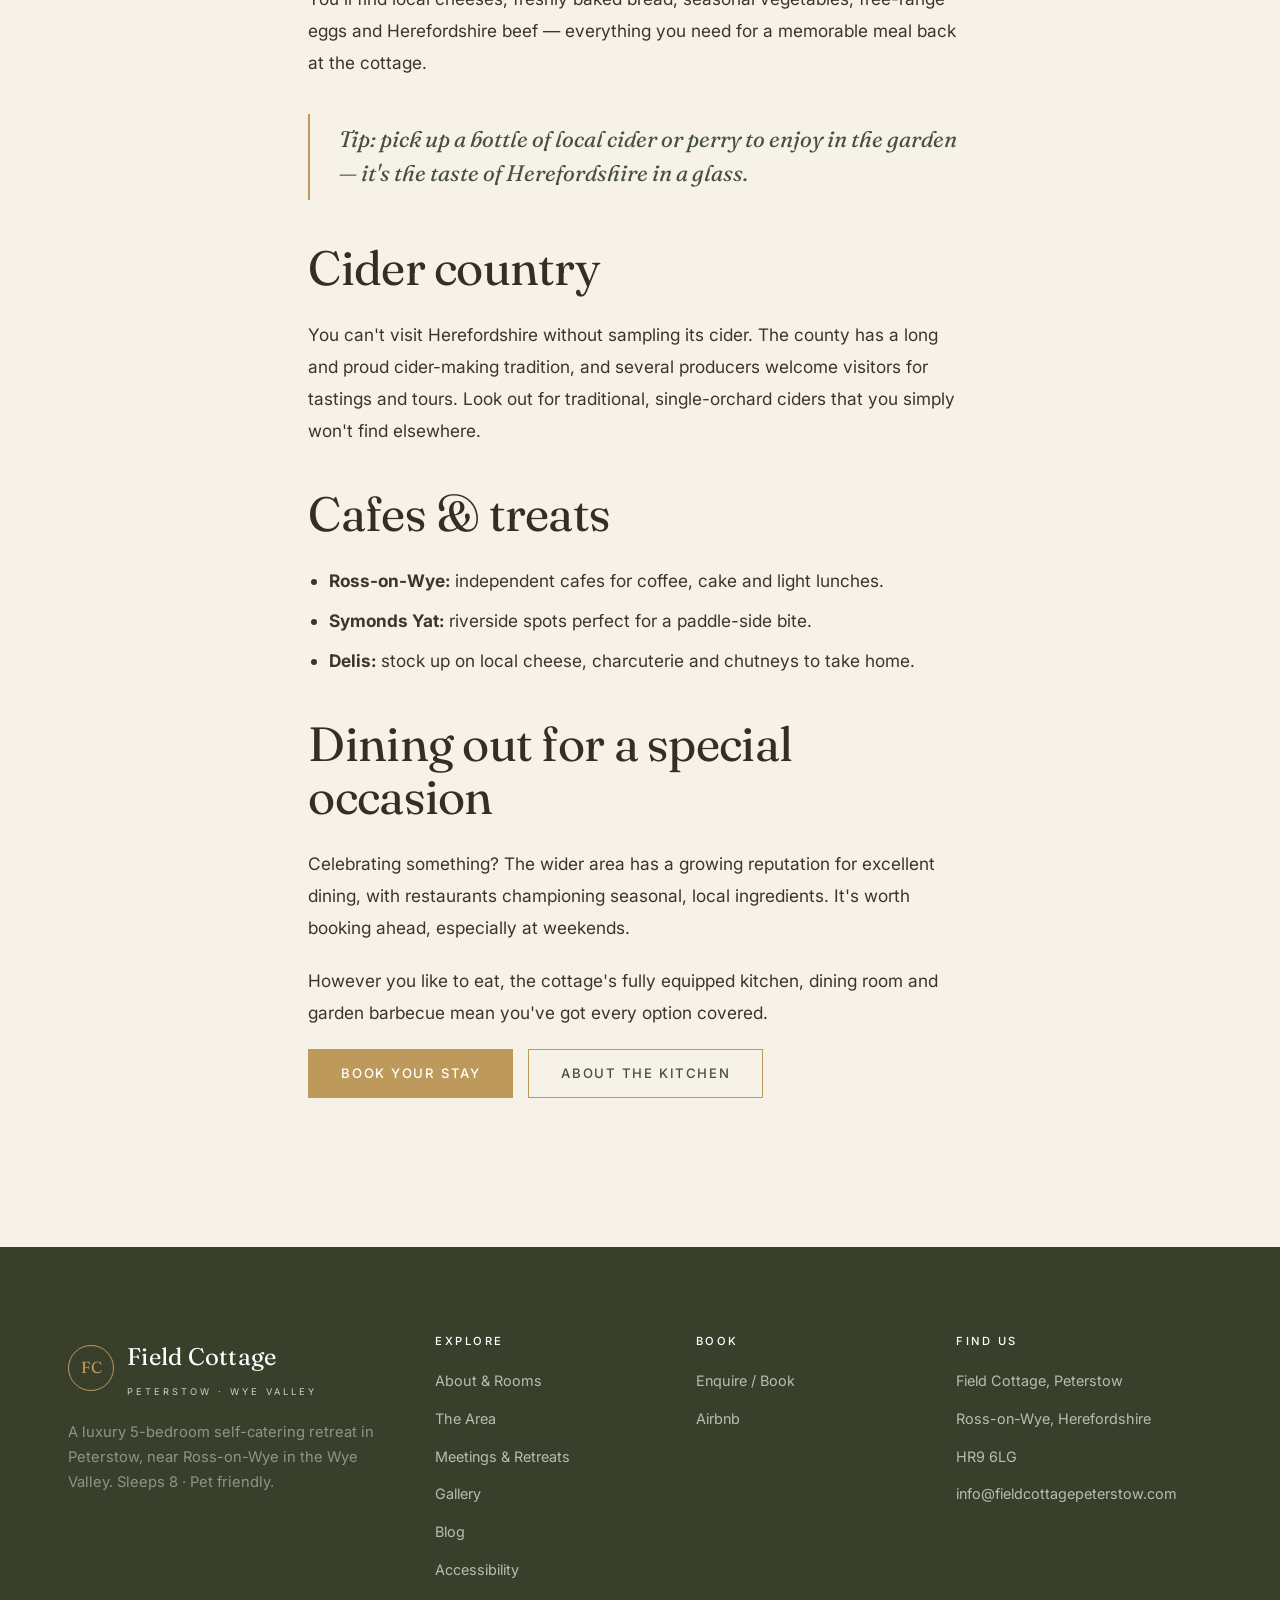
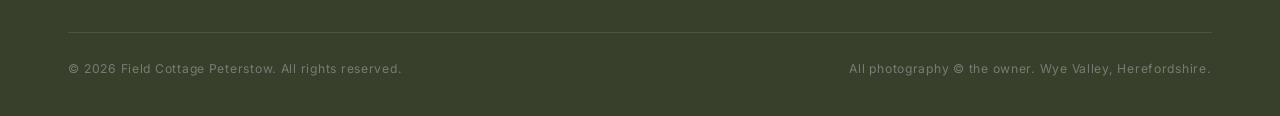
<file: blog/local-food-and-drink.html>
<!DOCTYPE html>
<html lang="en-GB">
<head>
  <meta charset="UTF-8">
  <meta name="viewport" content="width=device-width, initial-scale=1.0">
  <title>Where to Eat &amp; Drink Near Field Cottage | Herefordshire Food &amp; Cider</title>
  <meta name="description" content="A guide to the best local food and drink near Ross-on-Wye — country pubs, farm shops, Herefordshire cider, cosy restaurants and local produce to enjoy at Field Cottage in the Wye Valley.">
  <link rel="canonical" href="https://www.fieldcottagepeterstow.com/blog/local-food-and-drink.html">
  <meta name="robots" content="index, follow, max-image-preview:large">
  <meta name="theme-color" content="#38402c">
  <meta property="og:type" content="article">
  <meta property="og:site_name" content="Field Cottage Peterstow">
  <meta property="og:title" content="Where to Eat &amp; Drink Near Field Cottage">
  <meta property="og:description" content="Country pubs, farm shops, Herefordshire cider and local produce near Ross-on-Wye.">
  <meta property="og:url" content="https://www.fieldcottagepeterstow.com/blog/local-food-and-drink.html">
  <meta property="og:image" content="https://www.fieldcottagepeterstow.com/assets/images/blog-local-food.png">
  <meta name="twitter:card" content="summary_large_image">
  <link rel="icon" href="../favicon.svg" type="image/svg+xml">
  <link rel="manifest" href="../site.webmanifest">
  <link rel="preconnect" href="https://fonts.googleapis.com">
  <link rel="preconnect" href="https://fonts.gstatic.com" crossorigin>
  <link href="https://fonts.googleapis.com/css2?family=Fraunces:ital,opsz,wght@0,9..144,300;0,9..144,400;0,9..144,500;0,9..144,600;1,9..144,400&family=Inter:wght@300;400;500;600&display=swap" rel="stylesheet">
  <link rel="stylesheet" href="../assets/css/styles.css?v=2">
  <script type="application/ld+json">
  {
    "@context": "https://schema.org",
    "@type": "BlogPosting",
    "headline": "Where to Eat & Drink Near Field Cottage",
    "description": "Country pubs, farm shops, Herefordshire cider and local produce near Ross-on-Wye.",
    "image": "https://www.fieldcottagepeterstow.com/assets/images/blog-local-food.png",
    "datePublished": "2025-12-03",
    "dateModified": "2025-12-03",
    "author": { "@type": "Organization", "name": "Field Cottage Peterstow" },
    "publisher": { "@type": "Organization", "name": "Field Cottage Peterstow", "logo": { "@type": "ImageObject", "url": "https://www.fieldcottagepeterstow.com/assets/images/og-image.png" } },
    "mainEntityOfPage": "https://www.fieldcottagepeterstow.com/blog/local-food-and-drink.html"
  }
  </script>
</head>
<body>
  <header class="site-header solid">
    <div class="container">
      <a class="brand" href="../" aria-label="Field Cottage home"><span class="mark">FC</span><span>Field Cottage<small>Peterstow · Wye Valley</small></span></a>
      <nav class="nav" aria-label="Primary">
        <a href="../">Home</a><a href="../about.html">About &amp; Rooms</a><a href="../area.html">The Area</a><a href="../meetings.html">Meetings</a><a href="../gallery.html">Gallery</a><a href="../blog.html" aria-current="page">Blog</a><a href="../contact.html">Contact</a>
        <a class="btn btn-ghost nav-cta" href="../contact.html">Book Now</a>
      </nav>
      <button class="nav-toggle" aria-label="Menu" aria-expanded="false"><span></span><span></span><span></span></button>
    </div>
  </header>

  <main>
    <article>
      <section style="padding-top:2.5rem;padding-bottom:1rem">
        <div class="container article">
          <nav class="breadcrumbs" aria-label="Breadcrumb" style="color:var(--muted)"><a href="../">Home</a> / <a href="../blog.html">Blog</a> / Where to eat &amp; drink</nav>
          <span class="eyebrow">Food &amp; Drink</span>
          <h1>Where to eat &amp; drink near Field Cottage</h1>
          <div class="post-meta"><span class="tag">Food &amp; Drink</span><span>3 December 2025</span><span>·</span><span>4 min read</span></div>
        </div>
      </section>

      <section style="padding-top:0">
        <div class="container article">
          <img src="../assets/images/blog-local-food.png?v=2" alt="Local Herefordshire produce, cider and food" width="1200" height="800">
          <p>Herefordshire is one of Britain's great larders — famous for its beef, its apples and, above all, its cider. Whether you fancy cooking up a feast in the cottage kitchen or being looked after at a cosy country pub, you'll eat well during your stay. Here's where to start.</p>

          <h2>Country pubs</h2>
          <p>The villages around Peterstow and Ross-on-Wye are dotted with welcoming country pubs serving hearty, locally sourced food and well-kept ales. Many have roaring fires in winter and gardens for summer, and most are happy to welcome dogs and families alike.</p>

          <h2>Farm shops &amp; local produce</h2>
          <p>For self-catering at its best, stock up at one of the area's excellent farm shops. You'll find local cheeses, freshly baked bread, seasonal vegetables, free-range eggs and Herefordshire beef — everything you need for a memorable meal back at the cottage.</p>
          <blockquote>Tip: pick up a bottle of local cider or perry to enjoy in the garden — it's the taste of Herefordshire in a glass.</blockquote>

          <h2>Cider country</h2>
          <p>You can't visit Herefordshire without sampling its cider. The county has a long and proud cider-making tradition, and several producers welcome visitors for tastings and tours. Look out for traditional, single-orchard ciders that you simply won't find elsewhere.</p>

          <h2>Cafes &amp; treats</h2>
          <ul>
            <li><strong>Ross-on-Wye:</strong> independent cafes for coffee, cake and light lunches.</li>
            <li><strong>Symonds Yat:</strong> riverside spots perfect for a paddle-side bite.</li>
            <li><strong>Delis:</strong> stock up on local cheese, charcuterie and chutneys to take home.</li>
          </ul>

          <h2>Dining out for a special occasion</h2>
          <p>Celebrating something? The wider area has a growing reputation for excellent dining, with restaurants championing seasonal, local ingredients. It's worth booking ahead, especially at weekends.</p>

          <p>However you like to eat, the cottage's fully equipped kitchen, dining room and garden barbecue mean you've got every option covered.</p>

          <p><a class="btn btn-primary" href="../contact.html">Book your stay</a> &nbsp; <a class="btn btn-outline" href="../about.html">About the kitchen</a></p>
        </div>
      </section>
    </article>
  </main>

  <footer class="site-footer">
    <div class="container">
      <div class="footer-grid">
        <div class="footer-brand">
          <a class="brand" href="../"><span class="mark">FC</span><span>Field Cottage<small>Peterstow · Wye Valley</small></span></a>
          <p>A luxury 5-bedroom self-catering retreat in Peterstow, near Ross-on-Wye in the Wye Valley. Sleeps 8 · Pet friendly.</p>
        </div>
        <div><h4>Explore</h4><ul><li><a href="../about.html">About &amp; Rooms</a></li><li><a href="../area.html">The Area</a></li><li><a href="../meetings.html">Meetings &amp; Retreats</a></li><li><a href="../gallery.html">Gallery</a></li><li><a href="../blog.html">Blog</a></li><li><a href="../accessibility.html">Accessibility</a></li></ul></div>
        <div><h4>Book</h4><ul><li><a href="../contact.html">Enquire / Book</a></li><li><a href="https://www.airbnb.com/rooms/605326398326075250" target="_blank" rel="noopener">Airbnb</a></li></ul></div>
        <div><h4>Find us</h4><ul><li>Field Cottage, Peterstow</li><li>Ross-on-Wye, Herefordshire</li><li>HR9 6LG</li><li><a href="mailto:info@fieldcottagepeterstow.com">info@fieldcottagepeterstow.com</a></li></ul></div>
      </div>
      <div class="footer-bottom">
        <span>&copy; <span data-year>2026</span> Field Cottage Peterstow. All rights reserved.</span>
        <span>All photography © the owner. Wye Valley, Herefordshire.</span>
      </div>
    </div>
  </footer>
  <script src="../assets/js/main.js?v=2" defer></script>
</body>
</html>
</file>
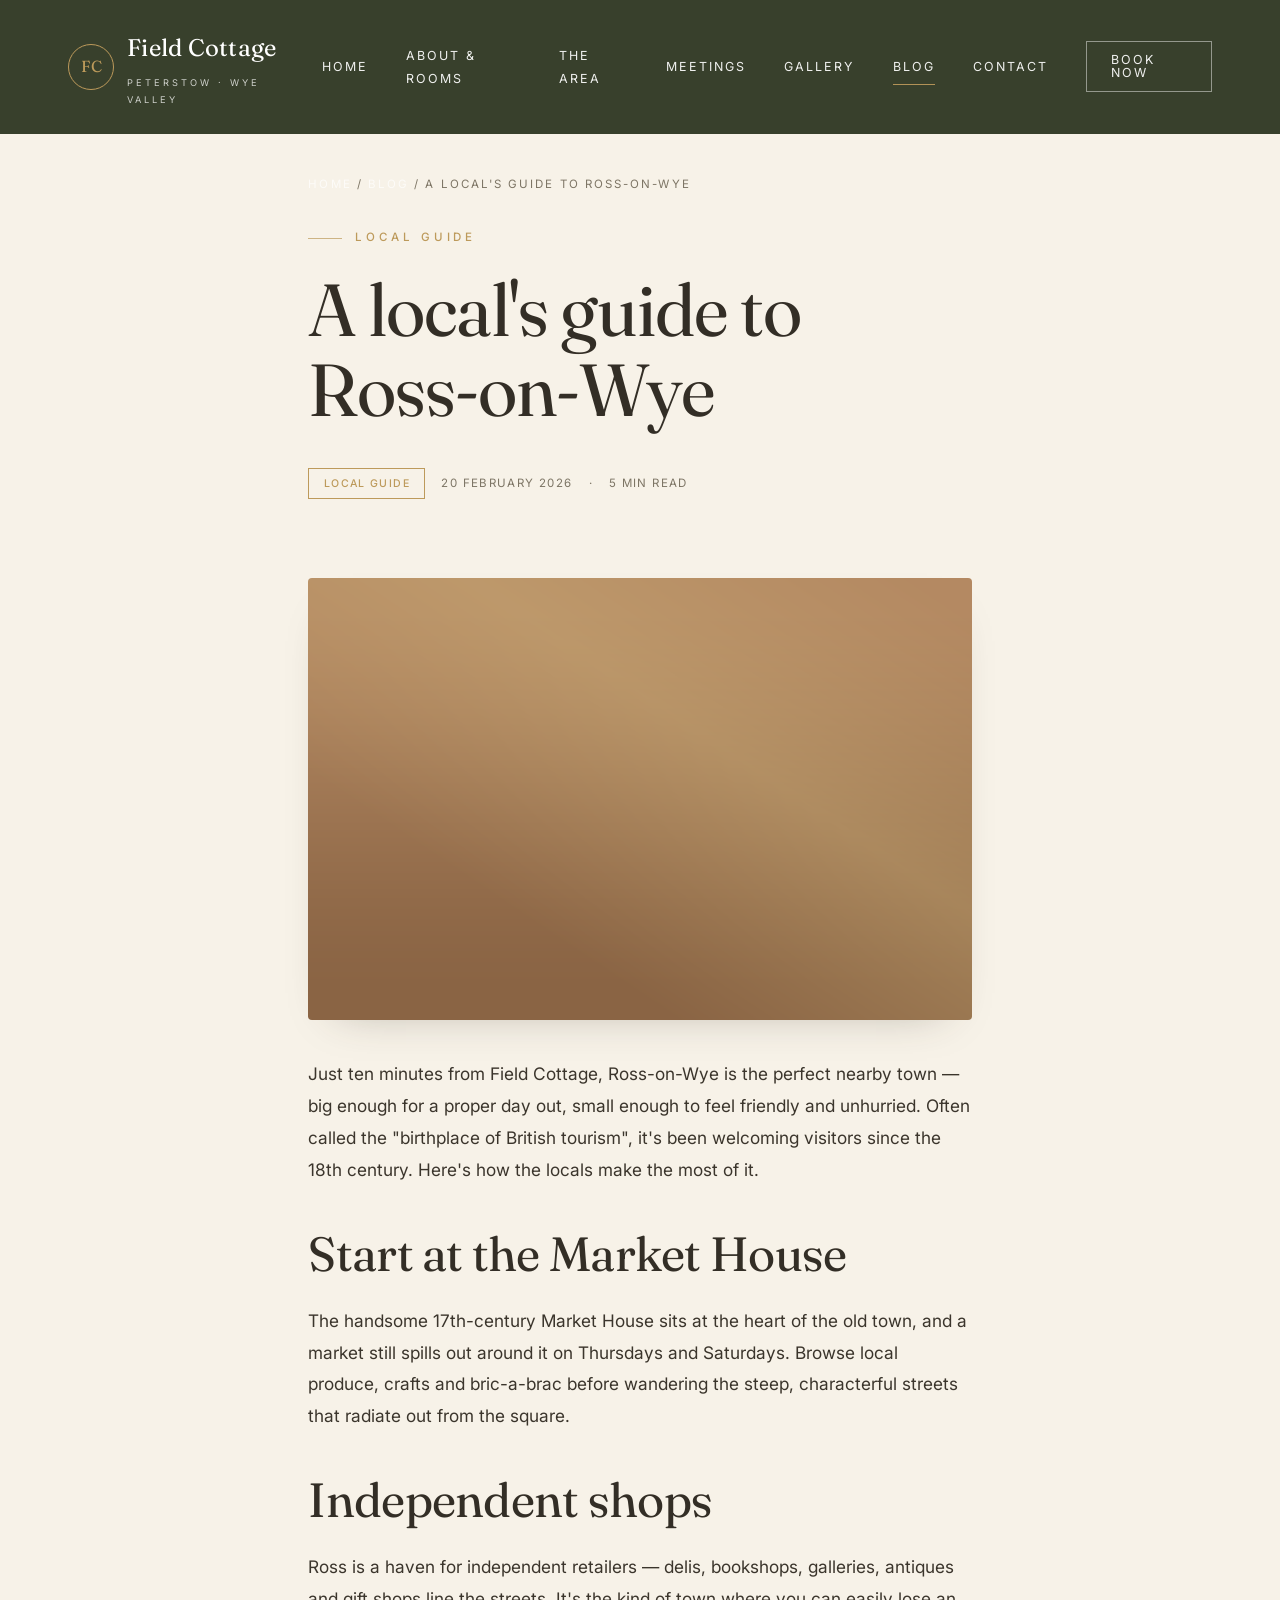
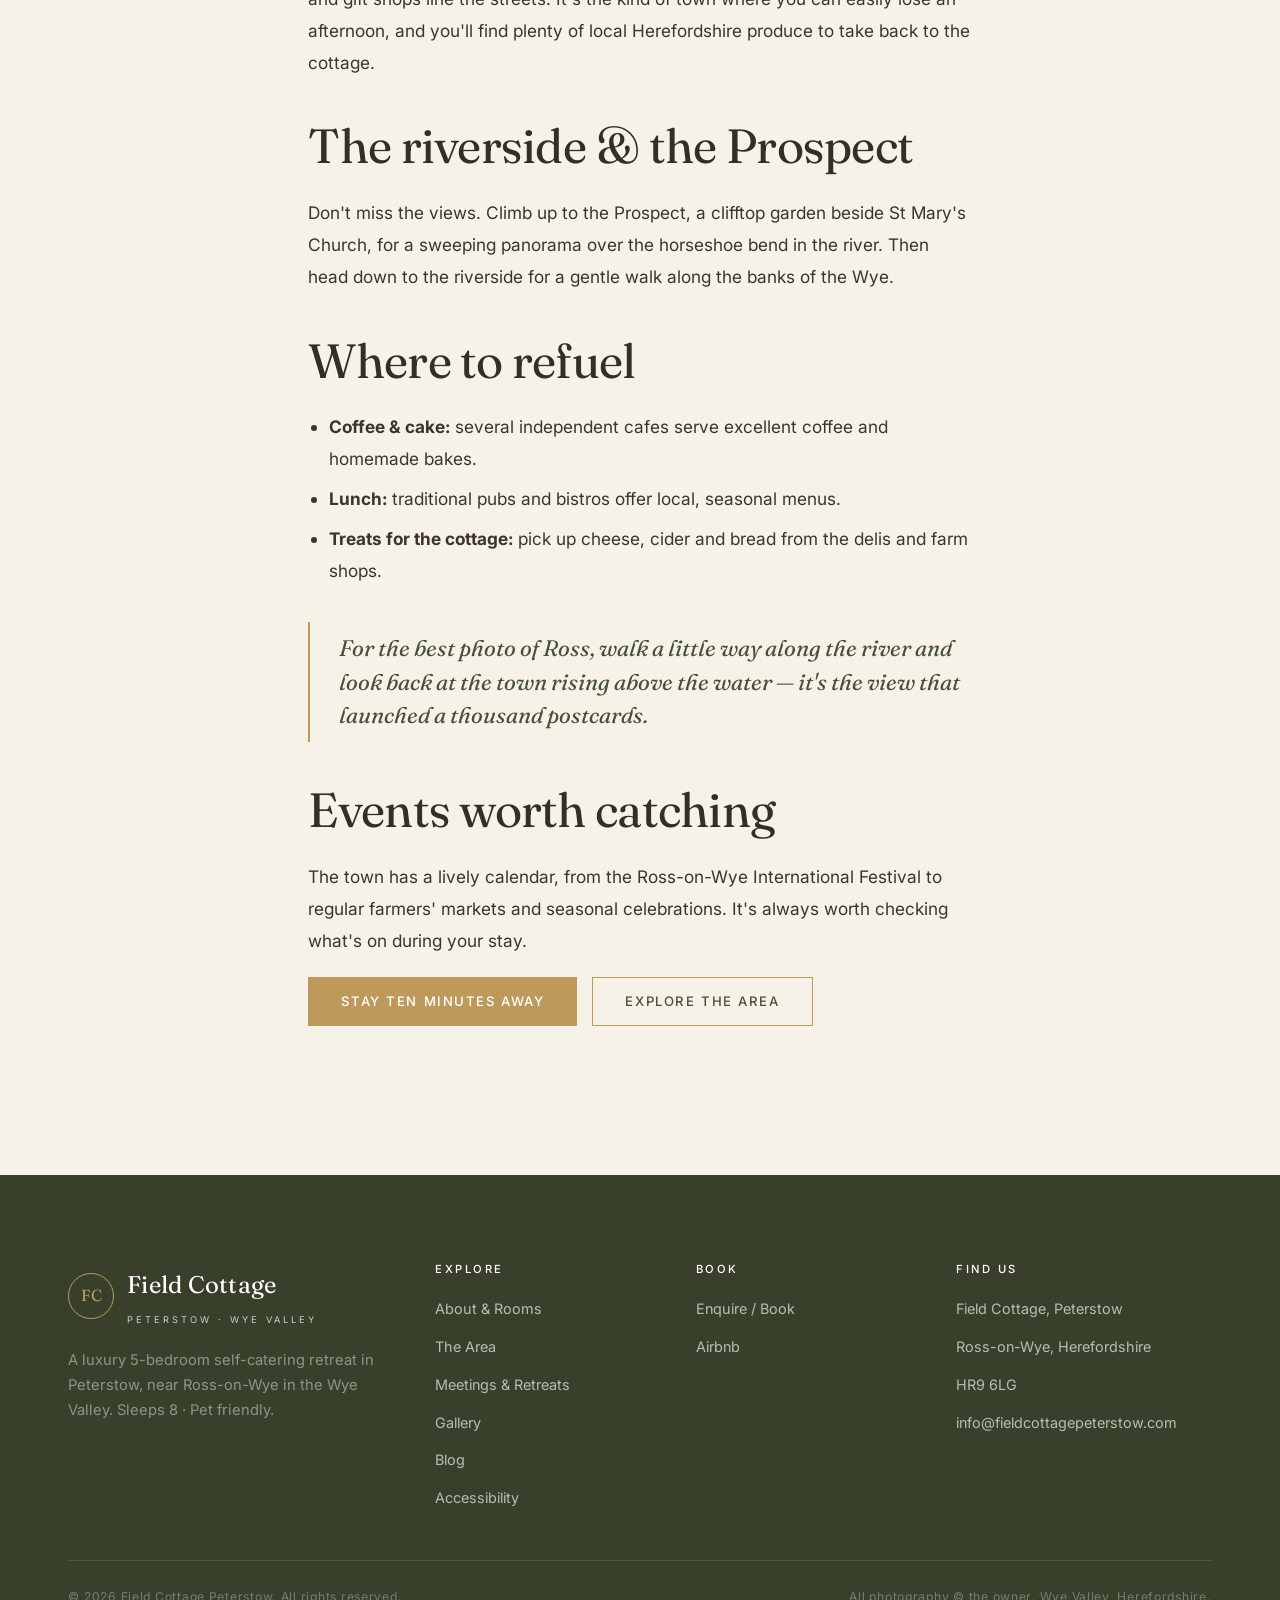
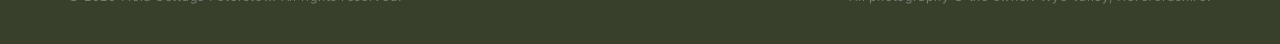
<file: blog/ross-on-wye-market-town-guide.html>
<!DOCTYPE html>
<html lang="en-GB">
<head>
  <meta charset="UTF-8">
  <meta name="viewport" content="width=device-width, initial-scale=1.0">
  <title>A Local's Guide to Ross-on-Wye | Field Cottage Peterstow</title>
  <meta name="description" content="What to do in Ross-on-Wye — independent shops, the Market House, riverside walks, the best cafes and pubs, and tips for a perfect day in this Herefordshire market town near Field Cottage.">
  <link rel="canonical" href="https://www.fieldcottagepeterstow.com/blog/ross-on-wye-market-town-guide.html">
  <meta name="robots" content="index, follow, max-image-preview:large">
  <meta name="theme-color" content="#38402c">
  <meta property="og:type" content="article">
  <meta property="og:site_name" content="Field Cottage Peterstow">
  <meta property="og:title" content="A Local's Guide to Ross-on-Wye">
  <meta property="og:description" content="Independent shops, riverside walks and the best cafes — how to spend a perfect day in Ross-on-Wye.">
  <meta property="og:url" content="https://www.fieldcottagepeterstow.com/blog/ross-on-wye-market-town-guide.html">
  <meta property="og:image" content="https://www.fieldcottagepeterstow.com/assets/images/blog-ross-market.png">
  <meta name="twitter:card" content="summary_large_image">
  <link rel="icon" href="../favicon.svg" type="image/svg+xml">
  <link rel="manifest" href="../site.webmanifest">
  <link rel="preconnect" href="https://fonts.googleapis.com">
  <link rel="preconnect" href="https://fonts.gstatic.com" crossorigin>
  <link href="https://fonts.googleapis.com/css2?family=Fraunces:ital,opsz,wght@0,9..144,300;0,9..144,400;0,9..144,500;0,9..144,600;1,9..144,400&family=Inter:wght@300;400;500;600&display=swap" rel="stylesheet">
  <link rel="stylesheet" href="../assets/css/styles.css?v=2">
  <script type="application/ld+json">
  {
    "@context": "https://schema.org",
    "@type": "BlogPosting",
    "headline": "A Local's Guide to Ross-on-Wye",
    "description": "Independent shops, riverside walks and the best cafes — how to spend a perfect day in Ross-on-Wye.",
    "image": "https://www.fieldcottagepeterstow.com/assets/images/blog-ross-market.png",
    "datePublished": "2026-02-20",
    "dateModified": "2026-02-20",
    "author": { "@type": "Organization", "name": "Field Cottage Peterstow" },
    "publisher": { "@type": "Organization", "name": "Field Cottage Peterstow", "logo": { "@type": "ImageObject", "url": "https://www.fieldcottagepeterstow.com/assets/images/og-image.png" } },
    "mainEntityOfPage": "https://www.fieldcottagepeterstow.com/blog/ross-on-wye-market-town-guide.html"
  }
  </script>
</head>
<body>
  <header class="site-header solid">
    <div class="container">
      <a class="brand" href="../" aria-label="Field Cottage home"><span class="mark">FC</span><span>Field Cottage<small>Peterstow · Wye Valley</small></span></a>
      <nav class="nav" aria-label="Primary">
        <a href="../">Home</a><a href="../about.html">About &amp; Rooms</a><a href="../area.html">The Area</a><a href="../meetings.html">Meetings</a><a href="../gallery.html">Gallery</a><a href="../blog.html" aria-current="page">Blog</a><a href="../contact.html">Contact</a>
        <a class="btn btn-ghost nav-cta" href="../contact.html">Book Now</a>
      </nav>
      <button class="nav-toggle" aria-label="Menu" aria-expanded="false"><span></span><span></span><span></span></button>
    </div>
  </header>

  <main>
    <article>
      <section style="padding-top:2.5rem;padding-bottom:1rem">
        <div class="container article">
          <nav class="breadcrumbs" aria-label="Breadcrumb" style="color:var(--muted)"><a href="../">Home</a> / <a href="../blog.html">Blog</a> / A local's guide to Ross-on-Wye</nav>
          <span class="eyebrow">Local Guide</span>
          <h1>A local's guide to Ross-on-Wye</h1>
          <div class="post-meta"><span class="tag">Local Guide</span><span>20 February 2026</span><span>·</span><span>5 min read</span></div>
        </div>
      </section>

      <section style="padding-top:0">
        <div class="container article">
          <img src="../assets/images/blog-ross-market.png?v=2" alt="The historic market town of Ross-on-Wye above the River Wye" width="1200" height="800">
          <p>Just ten minutes from Field Cottage, Ross-on-Wye is the perfect nearby town — big enough for a proper day out, small enough to feel friendly and unhurried. Often called the "birthplace of British tourism", it's been welcoming visitors since the 18th century. Here's how the locals make the most of it.</p>

          <h2>Start at the Market House</h2>
          <p>The handsome 17th-century Market House sits at the heart of the old town, and a market still spills out around it on Thursdays and Saturdays. Browse local produce, crafts and bric-a-brac before wandering the steep, characterful streets that radiate out from the square.</p>

          <h2>Independent shops</h2>
          <p>Ross is a haven for independent retailers — delis, bookshops, galleries, antiques and gift shops line the streets. It's the kind of town where you can easily lose an afternoon, and you'll find plenty of local Herefordshire produce to take back to the cottage.</p>

          <h2>The riverside &amp; the Prospect</h2>
          <p>Don't miss the views. Climb up to the Prospect, a clifftop garden beside St Mary's Church, for a sweeping panorama over the horseshoe bend in the river. Then head down to the riverside for a gentle walk along the banks of the Wye.</p>

          <h2>Where to refuel</h2>
          <ul>
            <li><strong>Coffee &amp; cake:</strong> several independent cafes serve excellent coffee and homemade bakes.</li>
            <li><strong>Lunch:</strong> traditional pubs and bistros offer local, seasonal menus.</li>
            <li><strong>Treats for the cottage:</strong> pick up cheese, cider and bread from the delis and farm shops.</li>
          </ul>

          <blockquote>For the best photo of Ross, walk a little way along the river and look back at the town rising above the water — it's the view that launched a thousand postcards.</blockquote>

          <h2>Events worth catching</h2>
          <p>The town has a lively calendar, from the Ross-on-Wye International Festival to regular farmers' markets and seasonal celebrations. It's always worth checking what's on during your stay.</p>

          <p><a class="btn btn-primary" href="../contact.html">Stay ten minutes away</a> &nbsp; <a class="btn btn-outline" href="../area.html">Explore the area</a></p>
        </div>
      </section>
    </article>
  </main>

  <footer class="site-footer">
    <div class="container">
      <div class="footer-grid">
        <div class="footer-brand">
          <a class="brand" href="../"><span class="mark">FC</span><span>Field Cottage<small>Peterstow · Wye Valley</small></span></a>
          <p>A luxury 5-bedroom self-catering retreat in Peterstow, near Ross-on-Wye in the Wye Valley. Sleeps 8 · Pet friendly.</p>
        </div>
        <div><h4>Explore</h4><ul><li><a href="../about.html">About &amp; Rooms</a></li><li><a href="../area.html">The Area</a></li><li><a href="../meetings.html">Meetings &amp; Retreats</a></li><li><a href="../gallery.html">Gallery</a></li><li><a href="../blog.html">Blog</a></li><li><a href="../accessibility.html">Accessibility</a></li></ul></div>
        <div><h4>Book</h4><ul><li><a href="../contact.html">Enquire / Book</a></li><li><a href="https://www.airbnb.com/rooms/605326398326075250" target="_blank" rel="noopener">Airbnb</a></li></ul></div>
        <div><h4>Find us</h4><ul><li>Field Cottage, Peterstow</li><li>Ross-on-Wye, Herefordshire</li><li>HR9 6LG</li><li><a href="mailto:info@fieldcottagepeterstow.com">info@fieldcottagepeterstow.com</a></li></ul></div>
      </div>
      <div class="footer-bottom">
        <span>&copy; <span data-year>2026</span> Field Cottage Peterstow. All rights reserved.</span>
        <span>All photography © the owner. Wye Valley, Herefordshire.</span>
      </div>
    </div>
  </footer>
  <script src="../assets/js/main.js?v=2" defer></script>
</body>
</html>
</file>
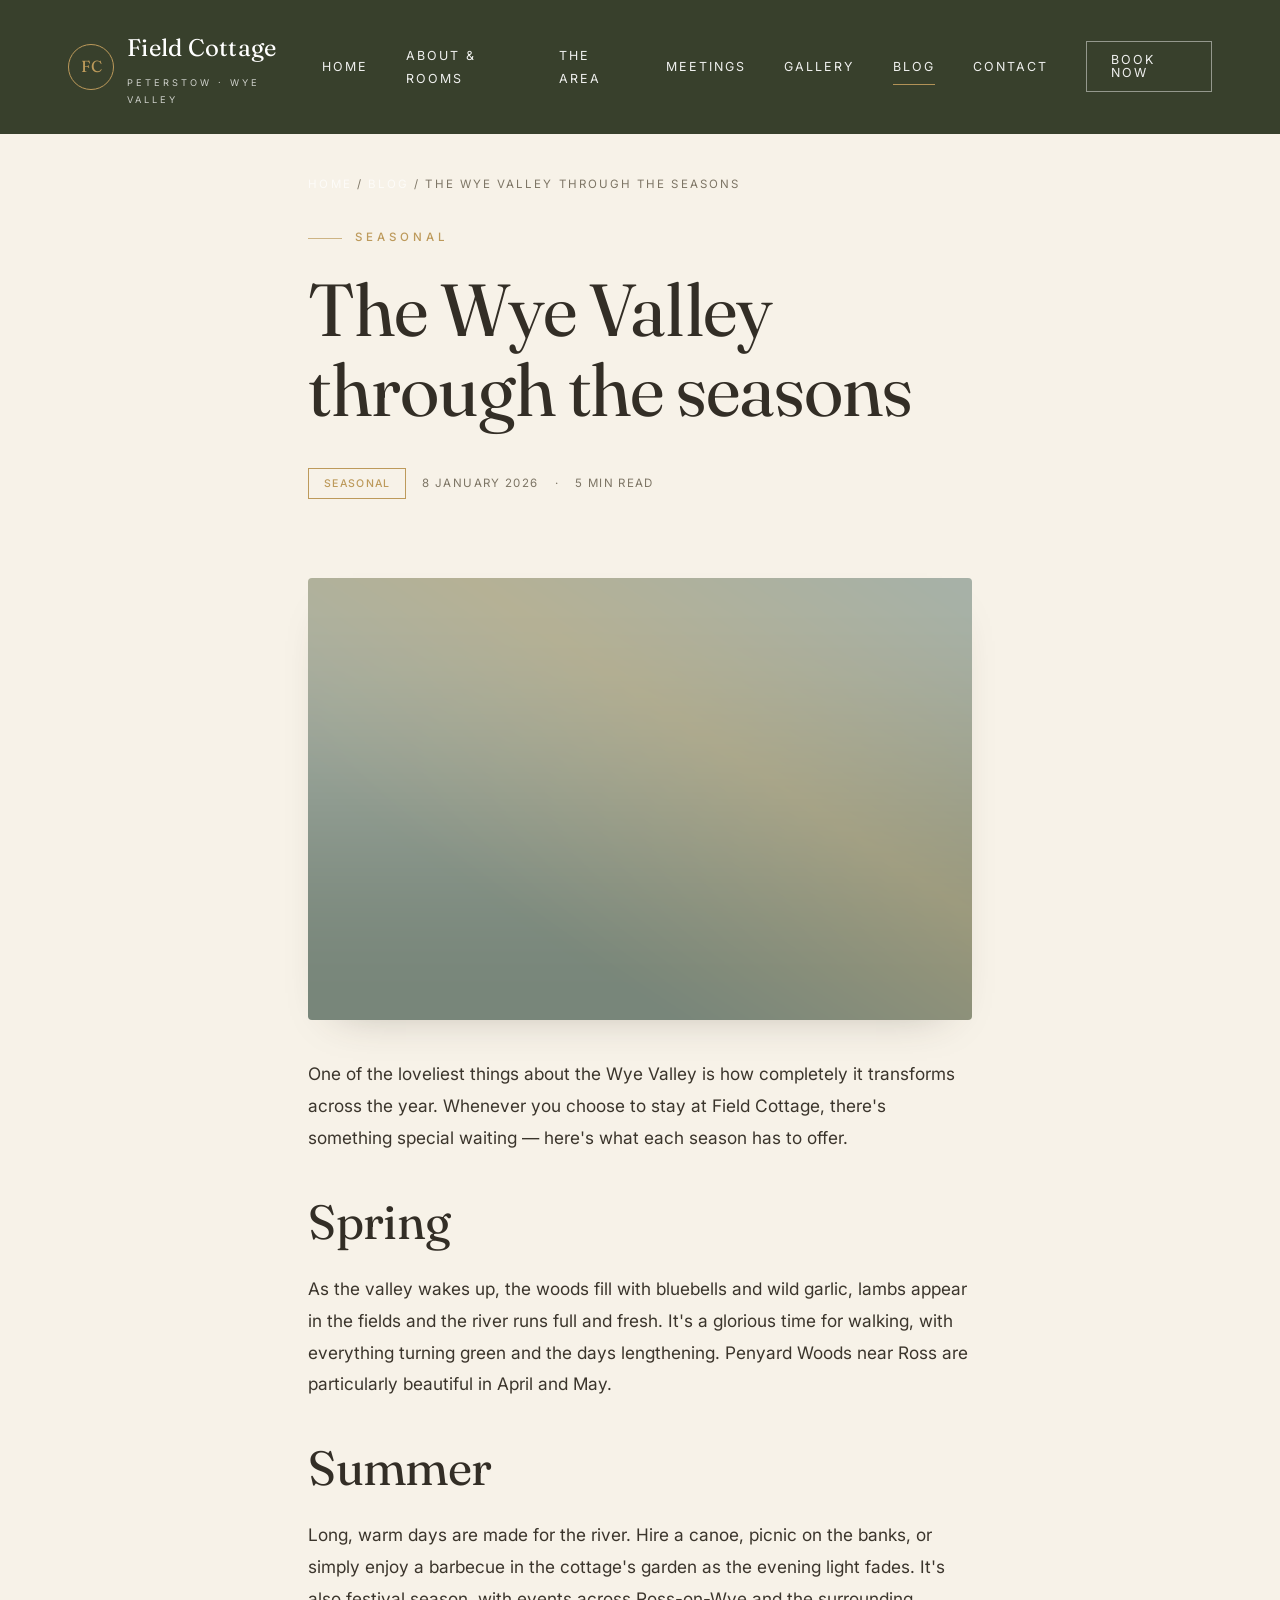
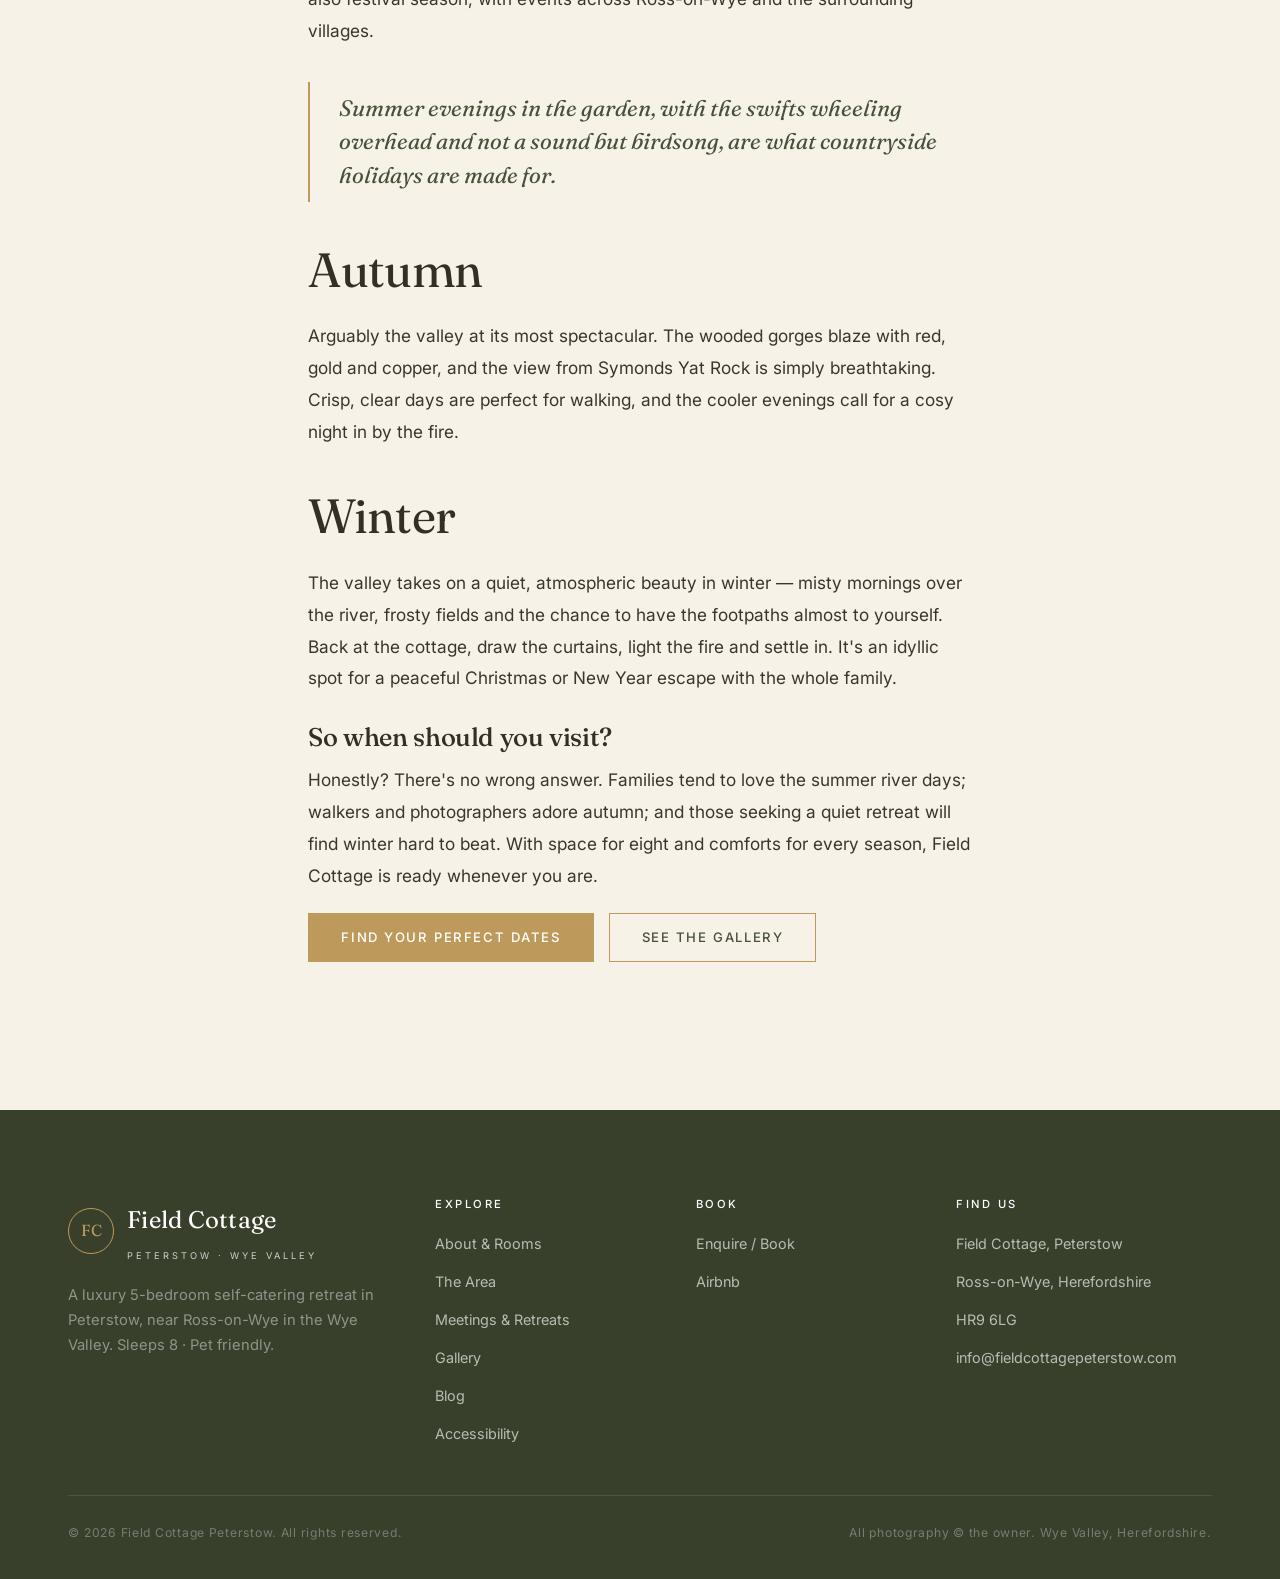
<file: blog/wye-valley-through-the-seasons.html>
<!DOCTYPE html>
<html lang="en-GB">
<head>
  <meta charset="UTF-8">
  <meta name="viewport" content="width=device-width, initial-scale=1.0">
  <title>The Wye Valley Through the Seasons | Field Cottage Peterstow</title>
  <meta name="description" content="When is the best time to visit the Wye Valley? Our season-by-season guide to spring blossom, summer river days, autumn colour and cosy winter escapes near Field Cottage, Ross-on-Wye.">
  <link rel="canonical" href="https://www.fieldcottagepeterstow.com/blog/wye-valley-through-the-seasons.html">
  <meta name="robots" content="index, follow, max-image-preview:large">
  <meta name="theme-color" content="#38402c">
  <meta property="og:type" content="article">
  <meta property="og:site_name" content="Field Cottage Peterstow">
  <meta property="og:title" content="The Wye Valley Through the Seasons">
  <meta property="og:description" content="Spring blossom, summer paddles, autumn colour or cosy winter escapes — when to visit the Wye Valley.">
  <meta property="og:url" content="https://www.fieldcottagepeterstow.com/blog/wye-valley-through-the-seasons.html">
  <meta property="og:image" content="https://www.fieldcottagepeterstow.com/assets/images/blog-seasons.png">
  <meta name="twitter:card" content="summary_large_image">
  <link rel="icon" href="../favicon.svg" type="image/svg+xml">
  <link rel="manifest" href="../site.webmanifest">
  <link rel="preconnect" href="https://fonts.googleapis.com">
  <link rel="preconnect" href="https://fonts.gstatic.com" crossorigin>
  <link href="https://fonts.googleapis.com/css2?family=Fraunces:ital,opsz,wght@0,9..144,300;0,9..144,400;0,9..144,500;0,9..144,600;1,9..144,400&family=Inter:wght@300;400;500;600&display=swap" rel="stylesheet">
  <link rel="stylesheet" href="../assets/css/styles.css?v=2">
  <script type="application/ld+json">
  {
    "@context": "https://schema.org",
    "@type": "BlogPosting",
    "headline": "The Wye Valley Through the Seasons",
    "description": "Spring blossom, summer paddles, autumn colour or cosy winter escapes — when to visit the Wye Valley.",
    "image": "https://www.fieldcottagepeterstow.com/assets/images/blog-seasons.png",
    "datePublished": "2026-01-08",
    "dateModified": "2026-01-08",
    "author": { "@type": "Organization", "name": "Field Cottage Peterstow" },
    "publisher": { "@type": "Organization", "name": "Field Cottage Peterstow", "logo": { "@type": "ImageObject", "url": "https://www.fieldcottagepeterstow.com/assets/images/og-image.png" } },
    "mainEntityOfPage": "https://www.fieldcottagepeterstow.com/blog/wye-valley-through-the-seasons.html"
  }
  </script>
</head>
<body>
  <header class="site-header solid">
    <div class="container">
      <a class="brand" href="../" aria-label="Field Cottage home"><span class="mark">FC</span><span>Field Cottage<small>Peterstow · Wye Valley</small></span></a>
      <nav class="nav" aria-label="Primary">
        <a href="../">Home</a><a href="../about.html">About &amp; Rooms</a><a href="../area.html">The Area</a><a href="../meetings.html">Meetings</a><a href="../gallery.html">Gallery</a><a href="../blog.html" aria-current="page">Blog</a><a href="../contact.html">Contact</a>
        <a class="btn btn-ghost nav-cta" href="../contact.html">Book Now</a>
      </nav>
      <button class="nav-toggle" aria-label="Menu" aria-expanded="false"><span></span><span></span><span></span></button>
    </div>
  </header>

  <main>
    <article>
      <section style="padding-top:2.5rem;padding-bottom:1rem">
        <div class="container article">
          <nav class="breadcrumbs" aria-label="Breadcrumb" style="color:var(--muted)"><a href="../">Home</a> / <a href="../blog.html">Blog</a> / The Wye Valley through the seasons</nav>
          <span class="eyebrow">Seasonal</span>
          <h1>The Wye Valley through the seasons</h1>
          <div class="post-meta"><span class="tag">Seasonal</span><span>8 January 2026</span><span>·</span><span>5 min read</span></div>
        </div>
      </section>

      <section style="padding-top:0">
        <div class="container article">
          <img src="../assets/images/blog-seasons.png?v=2" alt="The Wye Valley landscape in changing seasonal colours" width="1200" height="800">
          <p>One of the loveliest things about the Wye Valley is how completely it transforms across the year. Whenever you choose to stay at Field Cottage, there's something special waiting — here's what each season has to offer.</p>

          <h2>Spring</h2>
          <p>As the valley wakes up, the woods fill with bluebells and wild garlic, lambs appear in the fields and the river runs full and fresh. It's a glorious time for walking, with everything turning green and the days lengthening. Penyard Woods near Ross are particularly beautiful in April and May.</p>

          <h2>Summer</h2>
          <p>Long, warm days are made for the river. Hire a canoe, picnic on the banks, or simply enjoy a barbecue in the cottage's garden as the evening light fades. It's also festival season, with events across Ross-on-Wye and the surrounding villages.</p>
          <blockquote>Summer evenings in the garden, with the swifts wheeling overhead and not a sound but birdsong, are what countryside holidays are made for.</blockquote>

          <h2>Autumn</h2>
          <p>Arguably the valley at its most spectacular. The wooded gorges blaze with red, gold and copper, and the view from Symonds Yat Rock is simply breathtaking. Crisp, clear days are perfect for walking, and the cooler evenings call for a cosy night in by the fire.</p>

          <h2>Winter</h2>
          <p>The valley takes on a quiet, atmospheric beauty in winter — misty mornings over the river, frosty fields and the chance to have the footpaths almost to yourself. Back at the cottage, draw the curtains, light the fire and settle in. It's an idyllic spot for a peaceful Christmas or New Year escape with the whole family.</p>

          <h3>So when should you visit?</h3>
          <p>Honestly? There's no wrong answer. Families tend to love the summer river days; walkers and photographers adore autumn; and those seeking a quiet retreat will find winter hard to beat. With space for eight and comforts for every season, Field Cottage is ready whenever you are.</p>

          <p><a class="btn btn-primary" href="../contact.html">Find your perfect dates</a> &nbsp; <a class="btn btn-outline" href="../gallery.html">See the gallery</a></p>
        </div>
      </section>
    </article>
  </main>

  <footer class="site-footer">
    <div class="container">
      <div class="footer-grid">
        <div class="footer-brand">
          <a class="brand" href="../"><span class="mark">FC</span><span>Field Cottage<small>Peterstow · Wye Valley</small></span></a>
          <p>A luxury 5-bedroom self-catering retreat in Peterstow, near Ross-on-Wye in the Wye Valley. Sleeps 8 · Pet friendly.</p>
        </div>
        <div><h4>Explore</h4><ul><li><a href="../about.html">About &amp; Rooms</a></li><li><a href="../area.html">The Area</a></li><li><a href="../meetings.html">Meetings &amp; Retreats</a></li><li><a href="../gallery.html">Gallery</a></li><li><a href="../blog.html">Blog</a></li><li><a href="../accessibility.html">Accessibility</a></li></ul></div>
        <div><h4>Book</h4><ul><li><a href="../contact.html">Enquire / Book</a></li><li><a href="https://www.airbnb.com/rooms/605326398326075250" target="_blank" rel="noopener">Airbnb</a></li></ul></div>
        <div><h4>Find us</h4><ul><li>Field Cottage, Peterstow</li><li>Ross-on-Wye, Herefordshire</li><li>HR9 6LG</li><li><a href="mailto:info@fieldcottagepeterstow.com">info@fieldcottagepeterstow.com</a></li></ul></div>
      </div>
      <div class="footer-bottom">
        <span>&copy; <span data-year>2026</span> Field Cottage Peterstow. All rights reserved.</span>
        <span>All photography © the owner. Wye Valley, Herefordshire.</span>
      </div>
    </div>
  </footer>
  <script src="../assets/js/main.js?v=2" defer></script>
</body>
</html>
</file>
<file: assets/css/styles.css>
/* =================================================================
   Field Cottage — luxury countryside retreat design system
   Refined editorial aesthetic: muted palette, brushed gold accents,
   elegant serif display, generous whitespace, hairline detailing.
   ================================================================= */

:root {
  /* palette — warm, natural, elegant (family luxury) */
  --forest: #46503a;        /* warm olive green */
  --forest-deep: #38402c;   /* deep olive for dark sections */
  --sage: #8b9775;
  --sage-soft: #e8ebdc;
  --ivory: #f7f2e8;         /* warm oat page background */
  --cream: #fbf7ee;
  --cream-2: #f1e9d9;
  --stone: #e8ddc7;
  --gold: #bd9a5b;          /* warm honey gold */
  --gold-soft: #d4b980;
  --gold-pale: #f1e8d2;
  --charcoal: #332e26;      /* warm soft charcoal-brown */
  --ink: #3b352c;
  --muted: #7d7565;
  --line: #e7ddc9;
  --line-soft: #f0e7d7;
  --white: #ffffff;

  /* legacy accent names kept for compatibility, tuned to honey gold */
  --terra: #bd9a5b;
  --terra-dark: #a07f44;

  /* type */
  --serif: "Fraunces", "Cormorant Garamond", Georgia, "Times New Roman", serif;
  --sans: "Inter", -apple-system, BlinkMacSystemFont, "Segoe UI", Roboto, Helvetica, Arial, sans-serif;

  /* layout */
  --max: 1220px;
  --radius: 4px;
  --radius-lg: 6px;
  --shadow: 0 30px 70px -40px rgba(58, 50, 36, 0.42);
  --shadow-sm: 0 18px 44px -30px rgba(58, 50, 36, 0.38);
  --ease: cubic-bezier(0.22, 1, 0.36, 1);
}

*,
*::before,
*::after { box-sizing: border-box; }

html { scroll-behavior: smooth; -webkit-text-size-adjust: 100%; }

body {
  margin: 0;
  font-family: var(--sans);
  color: var(--ink);
  background: var(--ivory);
  line-height: 1.85;
  font-size: 1.02rem;
  font-weight: 400;
  -webkit-font-smoothing: antialiased;
  text-rendering: optimizeLegibility;
  overflow-x: hidden;
}

img { max-width: 100%; display: block; height: auto; }

a { color: var(--gold); text-decoration: none; transition: color .3s var(--ease); }
a:hover { color: var(--forest); }

h1, h2, h3, h4 {
  font-family: var(--serif);
  color: var(--charcoal);
  line-height: 1.1;
  font-weight: 400;
  margin: 0 0 .5em;
  letter-spacing: -0.015em;
  font-optical-sizing: auto;
}

h1 { font-size: clamp(2.6rem, 6vw, 4.6rem); font-weight: 400; }
h2 { font-size: clamp(2rem, 4vw, 3rem); }
h3 { font-size: clamp(1.3rem, 2.1vw, 1.6rem); font-weight: 500; }

p { margin: 0 0 1.2em; }

.container { width: 100%; max-width: var(--max); margin: 0 auto; padding: 0 clamp(1.2rem, 5vw, 2.4rem); }
.container-narrow { max-width: 800px; }

section { padding: clamp(4.5rem, 10vw, 9rem) 0; }

/* refined section eyebrow with hairline accent */
.eyebrow {
  font-family: var(--sans);
  text-transform: uppercase;
  letter-spacing: .34em;
  font-size: .72rem;
  font-weight: 500;
  color: var(--gold);
  margin: 0 0 1.3rem;
  display: inline-flex;
  align-items: center;
  gap: .8rem;
}
.eyebrow::before { content: ""; width: 34px; height: 1px; background: var(--gold); opacity: .7; }
.text-center .eyebrow, .section-head.text-center .eyebrow { justify-content: center; }
.section-head.text-center .eyebrow::after { content: ""; width: 34px; height: 1px; background: var(--gold); opacity: .7; }

.lead { font-size: clamp(1.1rem, 1.7vw, 1.32rem); color: var(--muted); line-height: 1.7; font-weight: 400; }

.text-center { text-align: center; }
.section-head { max-width: 720px; margin: 0 auto 3.5rem; }
.section-head.text-center { text-align: center; }

/* ---------- buttons ---------- */
.btn {
  display: inline-flex;
  align-items: center;
  gap: .6rem;
  font-family: var(--sans);
  font-weight: 500;
  font-size: .82rem;
  letter-spacing: .12em;
  text-transform: uppercase;
  padding: 1.05rem 2rem;
  border-radius: 0;
  border: 1px solid transparent;
  cursor: pointer;
  transition: background .35s var(--ease), color .35s var(--ease), border-color .35s var(--ease), transform .35s var(--ease);
  line-height: 1;
}
.btn-primary { background: var(--gold); color: #fff; }
.btn-primary:hover { background: var(--forest); color: #fff; }
.btn-dark { background: var(--forest); color: #fff; }
.btn-dark:hover { background: var(--forest-deep); color: #fff; }
.btn-ghost { background: transparent; border-color: rgba(255,255,255,.5); color: #fff; }
.btn-ghost:hover { background: #fff; border-color: #fff; color: var(--forest); }
.btn-outline { background: transparent; border-color: var(--gold); color: var(--forest); }
.btn-outline:hover { background: var(--gold); color: #fff; }

/* ---------- header / nav ---------- */
.site-header {
  position: fixed;
  inset: 0 0 auto 0;
  z-index: 100;
  transition: background .45s var(--ease), box-shadow .45s var(--ease), padding .45s var(--ease);
  padding: 1.6rem 0;
}
.site-header .container { display: flex; align-items: center; justify-content: space-between; gap: 1rem; }
.brand { display: flex; align-items: center; gap: .8rem; font-family: var(--serif); font-size: 1.5rem; font-weight: 400; color: #fff; letter-spacing: .01em; }
.brand .mark {
  width: 46px; height: 46px; border-radius: 50%;
  background: transparent; color: var(--gold);
  border: 1px solid var(--gold);
  display: grid; place-items: center; font-size: 1rem; flex: none;
  font-family: var(--serif); letter-spacing: .02em;
  transition: color .45s var(--ease), border-color .45s var(--ease);
}
.brand small { display: block; font-family: var(--sans); font-size: .58rem; letter-spacing: .32em; text-transform: uppercase; opacity: .75; font-weight: 400; margin-top: .25rem; }

.nav { display: flex; align-items: center; gap: 2.4rem; }
.nav a { color: #fff; font-weight: 400; font-size: .78rem; text-transform: uppercase; letter-spacing: .16em; position: relative; opacity: .92; }
.nav a::after { content: ""; position: absolute; left: 0; bottom: -7px; height: 1px; width: 0; background: var(--gold); transition: width .35s var(--ease); }
.nav a:hover::after, .nav a[aria-current="page"]::after { width: 100%; }
.nav a:hover { color: #fff; opacity: 1; }

/* scrolled state */
.site-header.scrolled { background: rgba(247,244,236,.96); backdrop-filter: blur(12px); box-shadow: 0 1px 0 var(--line); padding: 1rem 0; }
.site-header.scrolled .brand,
.site-header.scrolled .nav a { color: var(--charcoal); }
.site-header.scrolled .nav a:hover { color: var(--gold); }
.site-header.scrolled .nav-toggle span { background: var(--charcoal); }

/* solid header variant for interior pages without hero image */
.site-header.solid { position: sticky; background: var(--forest-deep); }

.nav-cta { padding: .75rem 1.5rem; font-size: .72rem; }
.site-header.scrolled .btn-ghost { border-color: var(--gold); color: var(--forest); }
.site-header.scrolled .btn-ghost:hover { background: var(--gold); color: #fff; }

.nav-toggle { display: none; flex-direction: column; gap: 6px; background: none; border: 0; cursor: pointer; padding: 8px; z-index: 110; }
.nav-toggle span { width: 26px; height: 1.5px; background: #fff; border-radius: 2px; transition: .3s var(--ease); }

/* ---------- hero ---------- */
.hero {
  position: relative;
  min-height: 100vh;
  display: flex;
  align-items: center;
  color: #fff;
  padding: 7rem 0 4rem;
  background: var(--forest-deep);
}
.hero::before {
  content: ""; position: absolute; inset: 0;
  background-image: linear-gradient(180deg, rgba(44,48,34,.46) 0%, rgba(44,48,34,.28) 40%, rgba(40,44,30,.8) 100%), url("../images/hero.png?v=2");
  background-size: cover; background-position: center;
}
.hero::after { content: ""; position: absolute; inset: 0; box-shadow: inset 0 0 220px rgba(0,0,0,.5); pointer-events: none; }
.hero > .container { position: relative; z-index: 1; max-width: 1000px; }
.hero h1 { color: #fff; max-width: 18ch; font-weight: 300; letter-spacing: -0.01em; }
.hero .lead { color: rgba(255,255,255,.86); max-width: 54ch; font-size: clamp(1.1rem, 1.6vw, 1.32rem); }
.hero-badges { display: flex; flex-wrap: wrap; gap: 1.4rem; margin-bottom: 2rem; align-items: center; }
.pill { display: inline-flex; align-items: center; gap: .5rem; background: transparent; border: 0; padding: 0; border-radius: 0; font-size: .72rem; font-weight: 400; text-transform: uppercase; letter-spacing: .2em; color: rgba(255,255,255,.85); position: relative; }
.pill + .pill::before { content: "·"; position: absolute; left: -.85rem; color: var(--gold); }
.hero-actions { display: flex; flex-wrap: wrap; gap: 1rem; margin-top: 2.4rem; }

/* page hero (interior) */
.page-hero {
  position: relative; color: #fff; padding: clamp(9rem, 18vw, 13rem) 0 clamp(3.5rem, 8vw, 6rem); background: var(--forest-deep);
}
.page-hero::before { content: ""; position: absolute; inset: 0; background-image: linear-gradient(180deg, rgba(44,48,34,.5), rgba(40,44,30,.74)); background-size: cover; background-position: center; }
.page-hero[data-bg]::before { background-image: linear-gradient(180deg, rgba(44,48,34,.42), rgba(40,44,30,.72)), var(--hero-img); }
.page-hero > .container { position: relative; z-index: 1; }
.page-hero h1 { color: #fff; margin-bottom: .5rem; font-weight: 300; }
.page-hero p { color: rgba(255,255,255,.85); max-width: 60ch; margin: 0; font-size: 1.1rem; }
.breadcrumbs { font-size: .72rem; letter-spacing: .18em; text-transform: uppercase; margin-bottom: 1.4rem; color: rgba(255,255,255,.7); }
.breadcrumbs a { color: rgba(255,255,255,.7); }
.breadcrumbs a:hover { color: var(--gold-soft); }

/* ---------- stat strip ---------- */
.stats { background: var(--forest-deep); color: #fff; padding: clamp(3.5rem, 6vw, 5rem) 0; }
.stats .grid { display: grid; grid-template-columns: repeat(4, 1fr); gap: 1.5rem; text-align: center; }
.stat { position: relative; }
.stat + .stat::before { content: ""; position: absolute; left: 0; top: 15%; height: 70%; width: 1px; background: rgba(255,255,255,.12); }
.stat .num { font-family: var(--serif); font-size: clamp(2.2rem, 4vw, 3.2rem); color: var(--gold-soft); line-height: 1; font-weight: 300; }
.stat .label { font-size: .68rem; text-transform: uppercase; letter-spacing: .22em; opacity: .7; margin-top: .9rem; }

/* ---------- feature split ---------- */
.split { display: grid; grid-template-columns: 1fr 1fr; gap: clamp(2.5rem, 6vw, 5.5rem); align-items: center; }
.split.reverse .split-media { order: 2; }
.split-media img { border-radius: var(--radius); box-shadow: var(--shadow); width: 100%; aspect-ratio: 4/5; object-fit: cover; }
.split-media { position: relative; }
.float-card { position: absolute; bottom: 26px; left: -26px; background: var(--ivory); padding: 1.3rem 1.6rem; box-shadow: var(--shadow); font-family: var(--serif); font-size: 1.15rem; color: var(--forest); border-top: 2px solid var(--gold); }
.float-card span { display: block; font-family: var(--sans); font-size: .64rem; text-transform: uppercase; letter-spacing: .22em; color: var(--gold); margin-top: .2rem; }

/* ---------- feature cards ---------- */
.cards { display: grid; grid-template-columns: repeat(auto-fit, minmax(250px, 1fr)); gap: 1.2rem; }
.card {
  background: var(--white); border: 1px solid var(--line); border-radius: var(--radius);
  padding: 2.4rem 2rem; transition: transform .4s var(--ease), box-shadow .4s var(--ease), border-color .4s var(--ease);
}
.card:hover { transform: translateY(-5px); box-shadow: var(--shadow); border-color: var(--gold-soft); }
.card .ico { width: 50px; height: 50px; border-radius: 50%; background: transparent; border: 1px solid var(--gold); color: var(--gold); display: grid; place-items: center; margin-bottom: 1.4rem; }
.card h3 { margin-bottom: .5rem; font-weight: 500; }
.card p { margin: 0; color: var(--muted); font-size: .96rem; line-height: 1.7; }

/* alt background */
.bg-cream2 { background: var(--cream-2); }
.bg-sage { background: var(--sage-soft); }
.bg-white { background: var(--white); }

/* ---------- amenities list ---------- */
.amenities { display: grid; grid-template-columns: repeat(auto-fit, minmax(210px, 1fr)); gap: .4rem 2.5rem; list-style: none; padding: 0; margin: 1.6rem 0 0; }
.amenities li { display: flex; align-items: center; gap: .9rem; padding: .7rem 0; border-bottom: 1px solid var(--line-soft); font-size: .95rem; letter-spacing: .01em; }
.amenities li svg { color: var(--gold); flex: none; }

/* ---------- rooms ---------- */
.room { display: grid; grid-template-columns: 1fr 1fr; gap: clamp(2rem, 5vw, 4rem); align-items: center; margin-bottom: clamp(3rem, 6vw, 5rem); }
.room:nth-child(even) .room-media { order: 2; }
.room-media img { border-radius: var(--radius); box-shadow: var(--shadow-sm); aspect-ratio: 4/3; object-fit: cover; width: 100%; }
.room h3 { margin-bottom: .4rem; font-size: clamp(1.5rem, 2.4vw, 1.9rem); font-weight: 400; }
.room .room-meta { color: var(--gold); font-weight: 500; font-size: .72rem; letter-spacing: .2em; text-transform: uppercase; margin-bottom: 1rem; }

/* ---------- gallery ---------- */
.gallery-grid { display: grid; grid-template-columns: repeat(3, 1fr); gap: .9rem; grid-auto-rows: 250px; }
.gallery-grid a { overflow: hidden; border-radius: var(--radius); display: block; position: relative; }
.gallery-grid a::after { content: ""; position: absolute; inset: 0; background: linear-gradient(180deg, transparent 55%, rgba(20,26,21,.35)); opacity: 0; transition: opacity .4s var(--ease); }
.gallery-grid a:hover::after { opacity: 1; }
.gallery-grid img { width: 100%; height: 100%; object-fit: cover; transition: transform .9s var(--ease); }
.gallery-grid a:hover img { transform: scale(1.07); }
.gallery-grid .wide { grid-column: span 2; }
.gallery-grid .tall { grid-row: span 2; }

/* lightbox */
.lightbox { position: fixed; inset: 0; background: rgba(36,33,26,.95); display: none; align-items: center; justify-content: center; z-index: 200; padding: 2rem; }
.lightbox.open { display: flex; }
.lightbox img { max-width: 92vw; max-height: 86vh; border-radius: var(--radius); box-shadow: 0 40px 90px rgba(0,0,0,.6); }
.lightbox button { position: absolute; background: transparent; border: 1px solid rgba(255,255,255,.35); color: #fff; width: 52px; height: 52px; border-radius: 50%; font-size: 1.3rem; cursor: pointer; transition: background .25s, border-color .25s; }
.lightbox button:hover { background: var(--gold); border-color: var(--gold); }
.lb-close { top: 1.6rem; right: 1.6rem; }
.lb-prev { left: 1.6rem; top: 50%; transform: translateY(-50%); }
.lb-next { right: 1.6rem; top: 50%; transform: translateY(-50%); }

/* ---------- testimonials ---------- */
.quotes { display: grid; grid-template-columns: repeat(auto-fit, minmax(290px, 1fr)); gap: 1.2rem; }
.quote { background: var(--white); border: 1px solid var(--line); border-radius: var(--radius); padding: 2.4rem 2rem; }
.quote .stars { color: var(--gold); letter-spacing: 4px; margin-bottom: 1rem; font-size: .9rem; }
.quote p { font-family: var(--serif); font-size: 1.2rem; color: var(--charcoal); font-style: italic; line-height: 1.55; font-weight: 400; }
.quote .who { font-family: var(--sans); font-style: normal; font-size: .72rem; letter-spacing: .14em; text-transform: uppercase; color: var(--gold); margin: 1.2rem 0 0; font-weight: 500; }

/* ---------- cta band ---------- */
.cta-band { position: relative; color: #fff; text-align: center; background: var(--forest-deep); padding: clamp(5rem, 11vw, 9rem) 0; }
.cta-band::before { content: ""; position: absolute; inset: 0; background-image: linear-gradient(rgba(44,48,34,.82), rgba(40,44,30,.88)), url("../images/garden.png?v=2"); background-size: cover; background-position: center; }
.cta-band > .container { position: relative; z-index: 1; }
.cta-band h2 { color: #fff; font-weight: 300; max-width: 18ch; margin-inline: auto; }
.cta-band p { color: rgba(255,255,255,.85); max-width: 56ch; margin-inline: auto; }
.cta-actions { display: flex; gap: 1rem; justify-content: center; flex-wrap: wrap; margin-top: 2rem; }

/* ---------- booking partners ---------- */
.partners { display: flex; flex-wrap: wrap; gap: 1rem; justify-content: center; align-items: center; }
.partner { background: transparent; border: 1px solid var(--line); border-radius: 0; padding: .85rem 1.6rem; font-weight: 500; font-size: .78rem; letter-spacing: .12em; text-transform: uppercase; color: var(--forest); display: inline-flex; gap: .5rem; align-items: center; transition: border-color .3s var(--ease), color .3s var(--ease); }
.partner:hover { border-color: var(--gold); color: var(--gold); }

/* ---------- blog ---------- */
.post-grid { display: grid; grid-template-columns: repeat(auto-fill, minmax(320px, 1fr)); gap: 2rem; }
.post-card { background: var(--white); border: 1px solid var(--line); border-radius: var(--radius); overflow: hidden; display: flex; flex-direction: column; transition: transform .4s var(--ease), box-shadow .4s var(--ease); }
.post-card:hover { transform: translateY(-5px); box-shadow: var(--shadow); }
.post-card img { aspect-ratio: 16/10; object-fit: cover; width: 100%; }
.post-card .body { padding: 1.8rem 1.8rem 2rem; display: flex; flex-direction: column; flex: 1; }
.post-card .tag { font-size: .66rem; letter-spacing: .2em; text-transform: uppercase; color: var(--gold); font-weight: 500; }
.post-card h3 { margin: .7rem 0 .6rem; font-size: 1.4rem; font-weight: 400; line-height: 1.25; }
.post-card p { color: var(--muted); font-size: .95rem; margin-bottom: 1.2rem; }
.post-card .meta { margin-top: auto; font-size: .72rem; letter-spacing: .1em; text-transform: uppercase; color: var(--muted); display: flex; gap: .6rem; align-items: center; }
.read-more { font-weight: 500; color: var(--gold); font-size: .72rem; letter-spacing: .14em; text-transform: uppercase; }

/* article */
.article { max-width: 740px; margin: 0 auto; }
.article p, .article li { font-size: 1.08rem; line-height: 1.85; }
.article img { border-radius: var(--radius); margin: 2.4rem 0; box-shadow: var(--shadow-sm); }
.article h2 { margin-top: 2.6rem; font-weight: 400; }
.article h3 { margin-top: 1.8rem; }
.article ul, .article ol { margin: 0 0 1.3rem; padding-left: 1.3rem; }
.article li { margin-bottom: .5rem; }
.article blockquote { border-left: 2px solid var(--gold); margin: 2.2rem 0; padding: .6rem 0 .6rem 1.8rem; font-family: var(--serif); font-style: italic; font-size: 1.4rem; line-height: 1.5; color: var(--forest); }
.post-meta { color: var(--muted); font-size: .72rem; letter-spacing: .12em; text-transform: uppercase; margin-bottom: 1.5rem; display: flex; gap: 1rem; flex-wrap: wrap; align-items: center; }
.post-meta .tag { background: transparent; border: 1px solid var(--gold); color: var(--gold); padding: .3rem .9rem; border-radius: 0; font-weight: 500; font-size: .66rem; }

/* ---------- contact ---------- */
.contact-grid { display: grid; grid-template-columns: 1fr 1fr; gap: clamp(2.5rem, 6vw, 4.5rem); align-items: start; }
.info-list { list-style: none; padding: 0; margin: 0 0 1.5rem; }
.info-list li { display: flex; gap: 1.2rem; align-items: flex-start; padding: 1.3rem 0; border-bottom: 1px solid var(--line); }
.info-list .ico { width: 46px; height: 46px; border-radius: 50%; background: transparent; border: 1px solid var(--gold); color: var(--gold); display: grid; place-items: center; flex: none; }
.info-list strong { display: block; font-family: var(--serif); font-size: 1.15rem; font-weight: 400; margin-bottom: .15rem; }
.info-list a, .info-list span { color: var(--muted); }

form .field { margin-bottom: 1.2rem; }
form label { display: block; font-weight: 500; font-size: .72rem; letter-spacing: .12em; text-transform: uppercase; margin-bottom: .5rem; color: var(--ink); }
form input, form textarea, form select {
  width: 100%; padding: .95rem 1.1rem; border: 1px solid var(--line); border-radius: 0;
  font-family: var(--sans); font-size: 1rem; background: var(--white); color: var(--ink); transition: border-color .25s;
}
form input:focus, form textarea:focus, form select:focus { outline: none; border-color: var(--gold); }
.form-row { display: grid; grid-template-columns: 1fr 1fr; gap: 1.2rem; }
.card form, .contact-grid .card { border-top: 2px solid var(--gold); }

/* ---------- footer ---------- */
.site-footer { background: var(--forest-deep); color: #b7bdb3; padding: clamp(4rem, 7vw, 5.5rem) 0 2.2rem; font-size: .92rem; }
.footer-grid { display: grid; grid-template-columns: 1.5fr 1fr 1fr 1.2fr; gap: 3rem; margin-bottom: 3rem; }
.site-footer h4 { color: #fff; font-family: var(--sans); font-size: .7rem; text-transform: uppercase; letter-spacing: .22em; margin-bottom: 1.3rem; font-weight: 500; }
.site-footer a { color: #b7bdb3; }
.site-footer a:hover { color: var(--gold-soft); }
.site-footer ul { list-style: none; padding: 0; margin: 0; display: grid; gap: .7rem; font-size: .9rem; }
.footer-brand .brand { color: #fff; margin-bottom: 1.2rem; }
.footer-brand p { color: #8e948a; max-width: 34ch; line-height: 1.7; }
.socials { display: flex; gap: .7rem; margin-top: 1.2rem; }
.socials a { width: 40px; height: 40px; border-radius: 50%; border: 1px solid rgba(255,255,255,.18); display: grid; place-items: center; color: #fff; transition: background .3s, border-color .3s; }
.socials a:hover { background: var(--gold); border-color: var(--gold); }
.footer-bottom { border-top: 1px solid rgba(255,255,255,.1); padding-top: 1.6rem; display: flex; justify-content: space-between; gap: 1rem; flex-wrap: wrap; color: #767c72; font-size: .76rem; letter-spacing: .06em; }

/* ---------- reveal animation ---------- */
.reveal { opacity: 0; transform: translateY(30px); transition: opacity .9s var(--ease), transform .9s var(--ease); }
.reveal.in { opacity: 1; transform: none; }

/* ---------- notice ---------- */
.notice { background: var(--gold-pale); border: 1px solid #e3d4ad; color: #6f5a2a; padding: .9rem 1.2rem; border-radius: 0; font-size: .9rem; border-left: 2px solid var(--gold); }

/* ---------- responsive ---------- */
@media (max-width: 900px) {
  /* a backdrop-filter ancestor traps position:fixed children, which breaks
     the slide-in menu when the header is scrolled — disable it on mobile */
  .site-header.scrolled { -webkit-backdrop-filter: none; backdrop-filter: none; background: rgba(247,242,232,.98); }
  .nav { position: fixed; inset: 0 0 0 auto; width: min(82vw, 360px); background: var(--forest-deep); flex-direction: column; align-items: flex-start; justify-content: center; gap: 1.8rem; padding: 3rem; transform: translateX(100%); transition: transform .5s var(--ease); box-shadow: -30px 0 80px -40px rgba(0,0,0,.7); z-index: 105; }
  .nav.open { transform: translateX(0); }
  .nav a { color: #fff; font-size: .95rem; }
  .site-header.scrolled .nav a { color: #fff; }
  .nav-toggle { display: flex; }
  .nav-toggle.open span:nth-child(1) { transform: translateY(7.5px) rotate(45deg); }
  .nav-toggle.open span:nth-child(2) { opacity: 0; }
  .nav-toggle.open span:nth-child(3) { transform: translateY(-7.5px) rotate(-45deg); }
  .split, .room, .contact-grid { grid-template-columns: 1fr; }
  .split.reverse .split-media, .room:nth-child(even) .room-media { order: 0; }
  .split-media img { aspect-ratio: 3/2; }
  .float-card { left: 16px; bottom: 16px; }
  .stats .grid { grid-template-columns: 1fr 1fr; gap: 2.5rem 1rem; }
  .stat:nth-child(3)::before, .stat + .stat::before { display: none; }
  .footer-grid { grid-template-columns: 1fr 1fr; gap: 2.5rem; }
  .gallery-grid { grid-auto-rows: 190px; }
}

@media (max-width: 560px) {
  .form-row { grid-template-columns: 1fr; }
  .gallery-grid { grid-template-columns: 1fr 1fr; grid-auto-rows: 160px; gap: .6rem; }
  .gallery-grid .wide { grid-column: span 2; }
  .footer-grid { grid-template-columns: 1fr; }
  .footer-bottom { flex-direction: column; }
  .hero { min-height: 92vh; }
  .btn { width: 100%; justify-content: center; }
  .hero-actions .btn, .cta-actions .btn { width: auto; }
}

@media (prefers-reduced-motion: reduce) {
  * { animation: none !important; transition: none !important; scroll-behavior: auto !important; }
  .reveal { opacity: 1; transform: none; }
}
</file>
